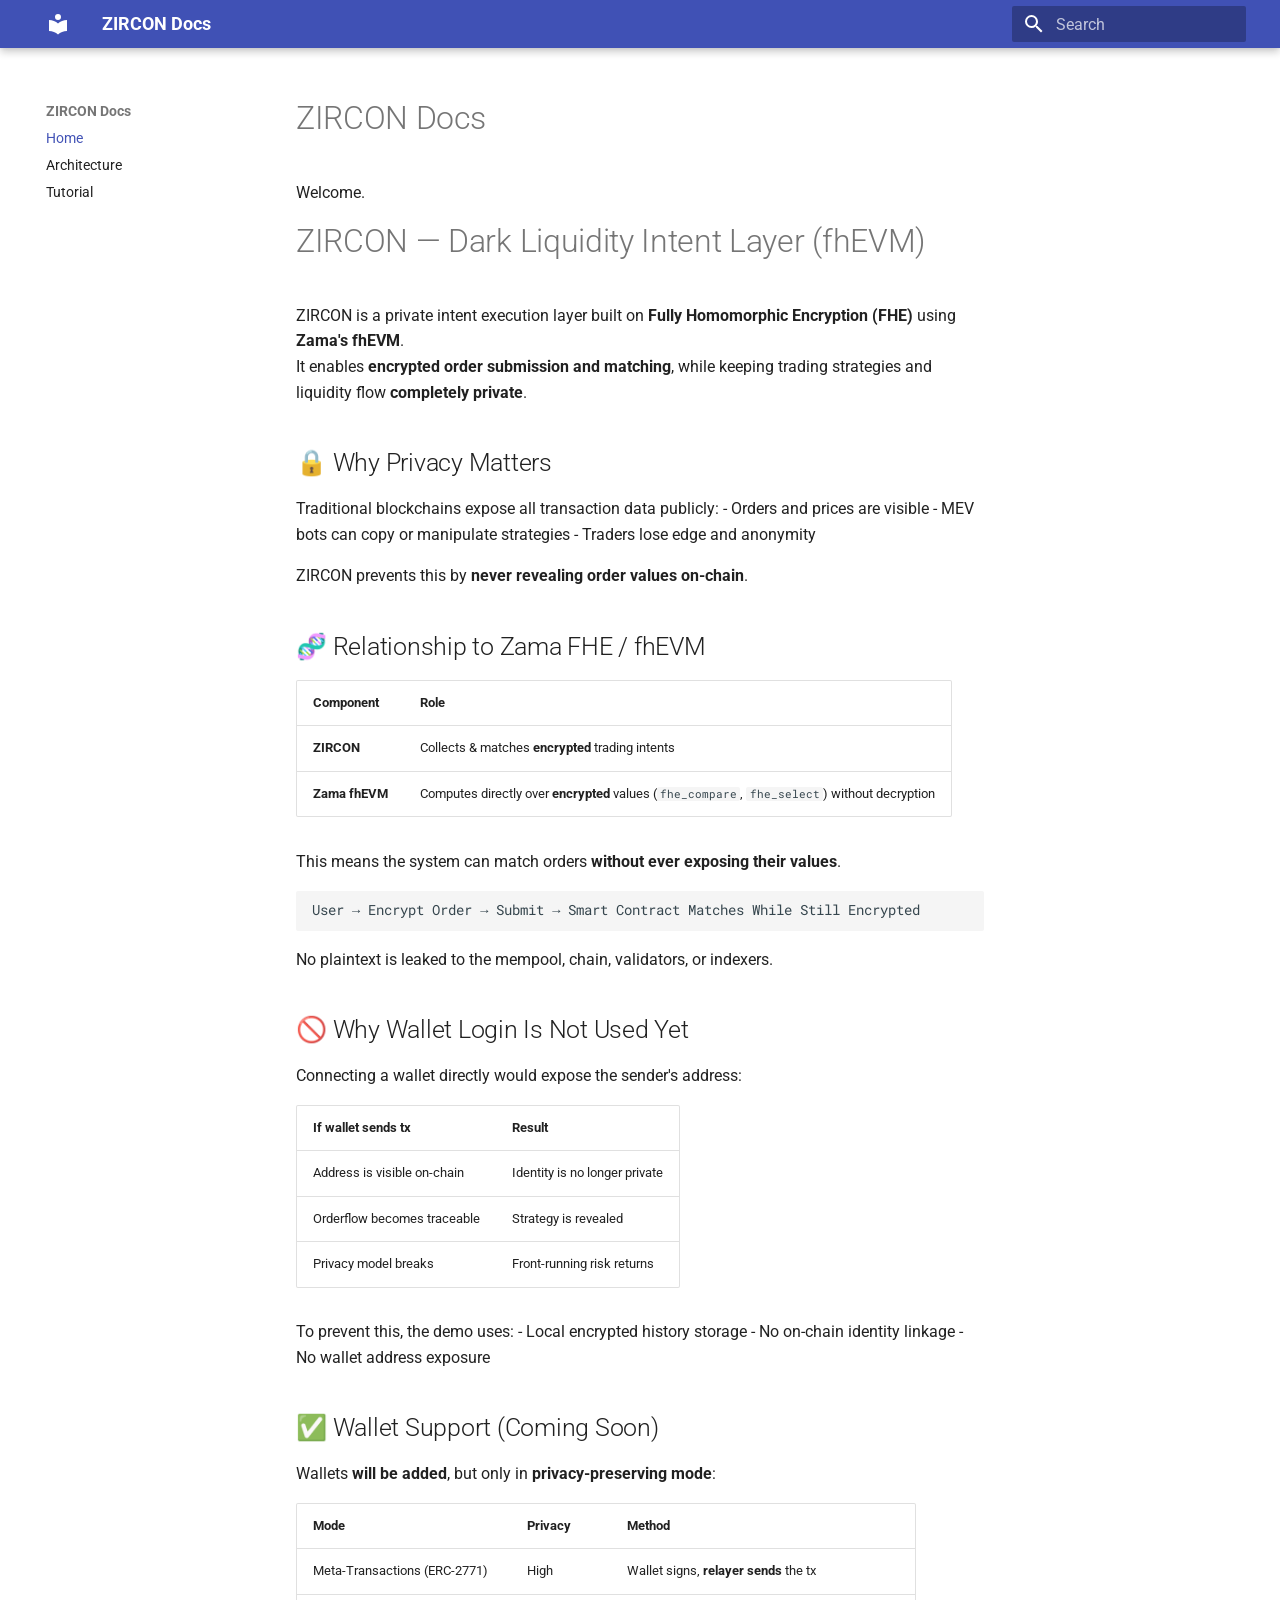
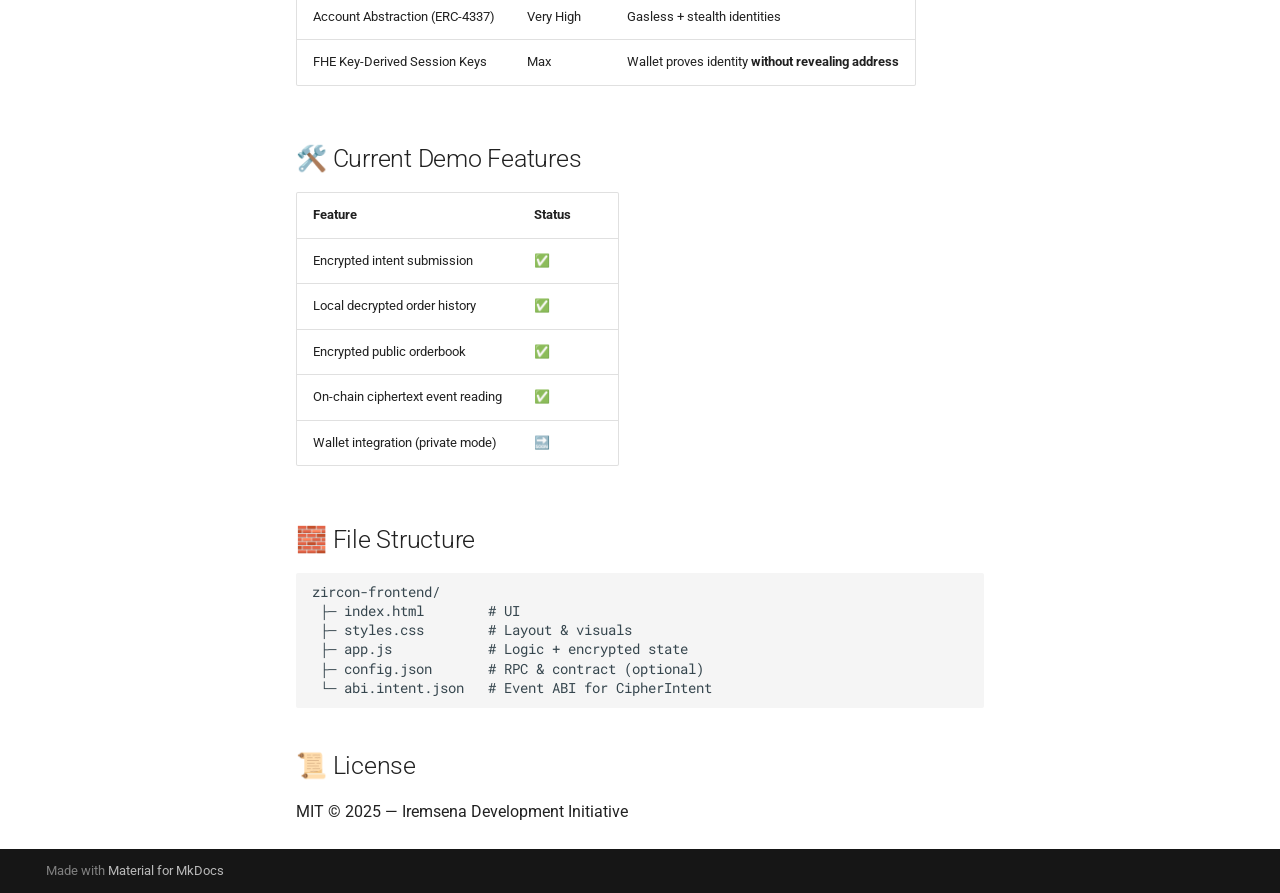
<file: index.html>
<!doctype html>
<html lang="en" class="no-js">
  <head>
    
      <meta charset="utf-8">
      <meta name="viewport" content="width=device-width,initial-scale=1">
      
      
      
      
      
        <link rel="next" href="architecture/">
      
      
      <link rel="icon" href="assets/images/favicon.png">
      <meta name="generator" content="mkdocs-1.6.1, mkdocs-material-9.6.23">
    
    
      
        <title>ZIRCON Docs</title>
      
    
    
      <link rel="stylesheet" href="assets/stylesheets/main.84d31ad4.min.css">
      
      


    
    
      
    
    
      
        
        
        <link rel="preconnect" href="https://fonts.gstatic.com" crossorigin>
        <link rel="stylesheet" href="https://fonts.googleapis.com/css?family=Roboto:300,300i,400,400i,700,700i%7CRoboto+Mono:400,400i,700,700i&display=fallback">
        <style>:root{--md-text-font:"Roboto";--md-code-font:"Roboto Mono"}</style>
      
    
    
    <script>__md_scope=new URL(".",location),__md_hash=e=>[...e].reduce(((e,_)=>(e<<5)-e+_.charCodeAt(0)),0),__md_get=(e,_=localStorage,t=__md_scope)=>JSON.parse(_.getItem(t.pathname+"."+e)),__md_set=(e,_,t=localStorage,a=__md_scope)=>{try{t.setItem(a.pathname+"."+e,JSON.stringify(_))}catch(e){}}</script>
    
      

    
    
    
  </head>
  
  
    <body dir="ltr">
  
    
    <input class="md-toggle" data-md-toggle="drawer" type="checkbox" id="__drawer" autocomplete="off">
    <input class="md-toggle" data-md-toggle="search" type="checkbox" id="__search" autocomplete="off">
    <label class="md-overlay" for="__drawer"></label>
    <div data-md-component="skip">
      
        
        <a href="#zircon-docs" class="md-skip">
          Skip to content
        </a>
      
    </div>
    <div data-md-component="announce">
      
    </div>
    
    
      

  

<header class="md-header md-header--shadow" data-md-component="header">
  <nav class="md-header__inner md-grid" aria-label="Header">
    <a href="." title="ZIRCON Docs" class="md-header__button md-logo" aria-label="ZIRCON Docs" data-md-component="logo">
      
  
  <svg xmlns="http://www.w3.org/2000/svg" viewBox="0 0 24 24"><path d="M12 8a3 3 0 0 0 3-3 3 3 0 0 0-3-3 3 3 0 0 0-3 3 3 3 0 0 0 3 3m0 3.54C9.64 9.35 6.5 8 3 8v11c3.5 0 6.64 1.35 9 3.54 2.36-2.19 5.5-3.54 9-3.54V8c-3.5 0-6.64 1.35-9 3.54"/></svg>

    </a>
    <label class="md-header__button md-icon" for="__drawer">
      
      <svg xmlns="http://www.w3.org/2000/svg" viewBox="0 0 24 24"><path d="M3 6h18v2H3zm0 5h18v2H3zm0 5h18v2H3z"/></svg>
    </label>
    <div class="md-header__title" data-md-component="header-title">
      <div class="md-header__ellipsis">
        <div class="md-header__topic">
          <span class="md-ellipsis">
            ZIRCON Docs
          </span>
        </div>
        <div class="md-header__topic" data-md-component="header-topic">
          <span class="md-ellipsis">
            
              Home
            
          </span>
        </div>
      </div>
    </div>
    
    
      <script>var palette=__md_get("__palette");if(palette&&palette.color){if("(prefers-color-scheme)"===palette.color.media){var media=matchMedia("(prefers-color-scheme: light)"),input=document.querySelector(media.matches?"[data-md-color-media='(prefers-color-scheme: light)']":"[data-md-color-media='(prefers-color-scheme: dark)']");palette.color.media=input.getAttribute("data-md-color-media"),palette.color.scheme=input.getAttribute("data-md-color-scheme"),palette.color.primary=input.getAttribute("data-md-color-primary"),palette.color.accent=input.getAttribute("data-md-color-accent")}for(var[key,value]of Object.entries(palette.color))document.body.setAttribute("data-md-color-"+key,value)}</script>
    
    
    
      
      
        <label class="md-header__button md-icon" for="__search">
          
          <svg xmlns="http://www.w3.org/2000/svg" viewBox="0 0 24 24"><path d="M9.5 3A6.5 6.5 0 0 1 16 9.5c0 1.61-.59 3.09-1.56 4.23l.27.27h.79l5 5-1.5 1.5-5-5v-.79l-.27-.27A6.52 6.52 0 0 1 9.5 16 6.5 6.5 0 0 1 3 9.5 6.5 6.5 0 0 1 9.5 3m0 2C7 5 5 7 5 9.5S7 14 9.5 14 14 12 14 9.5 12 5 9.5 5"/></svg>
        </label>
        <div class="md-search" data-md-component="search" role="dialog">
  <label class="md-search__overlay" for="__search"></label>
  <div class="md-search__inner" role="search">
    <form class="md-search__form" name="search">
      <input type="text" class="md-search__input" name="query" aria-label="Search" placeholder="Search" autocapitalize="off" autocorrect="off" autocomplete="off" spellcheck="false" data-md-component="search-query" required>
      <label class="md-search__icon md-icon" for="__search">
        
        <svg xmlns="http://www.w3.org/2000/svg" viewBox="0 0 24 24"><path d="M9.5 3A6.5 6.5 0 0 1 16 9.5c0 1.61-.59 3.09-1.56 4.23l.27.27h.79l5 5-1.5 1.5-5-5v-.79l-.27-.27A6.52 6.52 0 0 1 9.5 16 6.5 6.5 0 0 1 3 9.5 6.5 6.5 0 0 1 9.5 3m0 2C7 5 5 7 5 9.5S7 14 9.5 14 14 12 14 9.5 12 5 9.5 5"/></svg>
        
        <svg xmlns="http://www.w3.org/2000/svg" viewBox="0 0 24 24"><path d="M20 11v2H8l5.5 5.5-1.42 1.42L4.16 12l7.92-7.92L13.5 5.5 8 11z"/></svg>
      </label>
      <nav class="md-search__options" aria-label="Search">
        
        <button type="reset" class="md-search__icon md-icon" title="Clear" aria-label="Clear" tabindex="-1">
          
          <svg xmlns="http://www.w3.org/2000/svg" viewBox="0 0 24 24"><path d="M19 6.41 17.59 5 12 10.59 6.41 5 5 6.41 10.59 12 5 17.59 6.41 19 12 13.41 17.59 19 19 17.59 13.41 12z"/></svg>
        </button>
      </nav>
      
    </form>
    <div class="md-search__output">
      <div class="md-search__scrollwrap" tabindex="0" data-md-scrollfix>
        <div class="md-search-result" data-md-component="search-result">
          <div class="md-search-result__meta">
            Initializing search
          </div>
          <ol class="md-search-result__list" role="presentation"></ol>
        </div>
      </div>
    </div>
  </div>
</div>
      
    
    
  </nav>
  
</header>
    
    <div class="md-container" data-md-component="container">
      
      
        
          
        
      
      <main class="md-main" data-md-component="main">
        <div class="md-main__inner md-grid">
          
            
              
              <div class="md-sidebar md-sidebar--primary" data-md-component="sidebar" data-md-type="navigation" >
                <div class="md-sidebar__scrollwrap">
                  <div class="md-sidebar__inner">
                    



<nav class="md-nav md-nav--primary" aria-label="Navigation" data-md-level="0">
  <label class="md-nav__title" for="__drawer">
    <a href="." title="ZIRCON Docs" class="md-nav__button md-logo" aria-label="ZIRCON Docs" data-md-component="logo">
      
  
  <svg xmlns="http://www.w3.org/2000/svg" viewBox="0 0 24 24"><path d="M12 8a3 3 0 0 0 3-3 3 3 0 0 0-3-3 3 3 0 0 0-3 3 3 3 0 0 0 3 3m0 3.54C9.64 9.35 6.5 8 3 8v11c3.5 0 6.64 1.35 9 3.54 2.36-2.19 5.5-3.54 9-3.54V8c-3.5 0-6.64 1.35-9 3.54"/></svg>

    </a>
    ZIRCON Docs
  </label>
  
  <ul class="md-nav__list" data-md-scrollfix>
    
      
      
  
  
    
  
  
  
    <li class="md-nav__item md-nav__item--active">
      
      <input class="md-nav__toggle md-toggle" type="checkbox" id="__toc">
      
      
        
      
      
      <a href="." class="md-nav__link md-nav__link--active">
        
  
  
  <span class="md-ellipsis">
    Home
    
  </span>
  

      </a>
      
    </li>
  

    
      
      
  
  
  
  
    <li class="md-nav__item">
      <a href="architecture/" class="md-nav__link">
        
  
  
  <span class="md-ellipsis">
    Architecture
    
  </span>
  

      </a>
    </li>
  

    
      
      
  
  
  
  
    <li class="md-nav__item">
      <a href="tutorial/" class="md-nav__link">
        
  
  
  <span class="md-ellipsis">
    Tutorial
    
  </span>
  

      </a>
    </li>
  

    
  </ul>
</nav>
                  </div>
                </div>
              </div>
            
            
              
              <div class="md-sidebar md-sidebar--secondary" data-md-component="sidebar" data-md-type="toc" >
                <div class="md-sidebar__scrollwrap">
                  <div class="md-sidebar__inner">
                    

<nav class="md-nav md-nav--secondary" aria-label="Table of contents">
  
  
  
    
  
  
</nav>
                  </div>
                </div>
              </div>
            
          
          
            <div class="md-content" data-md-component="content">
              <article class="md-content__inner md-typeset">
                
                  



<h1 id="zircon-docs">ZIRCON Docs</h1>
<p>Welcome.</p>
<h1 id="zircon-dark-liquidity-intent-layer-fhevm">ZIRCON — Dark Liquidity Intent Layer (fhEVM)</h1>
<p>ZIRCON is a private intent execution layer built on <strong>Fully Homomorphic Encryption (FHE)</strong> using <strong>Zama's fhEVM</strong>.<br />
It enables <strong>encrypted order submission and matching</strong>, while keeping trading strategies and liquidity flow <strong>completely private</strong>.</p>
<h2 id="why-privacy-matters">🔒 Why Privacy Matters</h2>
<p>Traditional blockchains expose all transaction data publicly:
- Orders and prices are visible
- MEV bots can copy or manipulate strategies
- Traders lose edge and anonymity</p>
<p>ZIRCON prevents this by <strong>never revealing order values on-chain</strong>.</p>
<h2 id="relationship-to-zama-fhe-fhevm">🧬 Relationship to Zama FHE / fhEVM</h2>
<table>
<thead>
<tr>
<th>Component</th>
<th>Role</th>
</tr>
</thead>
<tbody>
<tr>
<td><strong>ZIRCON</strong></td>
<td>Collects &amp; matches <strong>encrypted</strong> trading intents</td>
</tr>
<tr>
<td><strong>Zama fhEVM</strong></td>
<td>Computes directly over <strong>encrypted</strong> values (<code>fhe_compare</code>, <code>fhe_select</code>) without decryption</td>
</tr>
</tbody>
</table>
<p>This means the system can match orders <strong>without ever exposing their values</strong>.</p>
<pre><code>User → Encrypt Order → Submit → Smart Contract Matches While Still Encrypted
</code></pre>
<p>No plaintext is leaked to the mempool, chain, validators, or indexers.</p>
<h2 id="why-wallet-login-is-not-used-yet">🚫 Why Wallet Login Is Not Used Yet</h2>
<p>Connecting a wallet directly would expose the sender's address:</p>
<table>
<thead>
<tr>
<th>If wallet sends tx</th>
<th>Result</th>
</tr>
</thead>
<tbody>
<tr>
<td>Address is visible on-chain</td>
<td>Identity is no longer private</td>
</tr>
<tr>
<td>Orderflow becomes traceable</td>
<td>Strategy is revealed</td>
</tr>
<tr>
<td>Privacy model breaks</td>
<td>Front-running risk returns</td>
</tr>
</tbody>
</table>
<p>To prevent this, the demo uses:
- Local encrypted history storage
- No on-chain identity linkage
- No wallet address exposure</p>
<h2 id="wallet-support-coming-soon">✅ Wallet Support (Coming Soon)</h2>
<p>Wallets <strong>will be added</strong>, but only in <strong>privacy-preserving mode</strong>:</p>
<table>
<thead>
<tr>
<th>Mode</th>
<th>Privacy</th>
<th>Method</th>
</tr>
</thead>
<tbody>
<tr>
<td>Meta-Transactions (ERC‑2771)</td>
<td>High</td>
<td>Wallet signs, <strong>relayer sends</strong> the tx</td>
</tr>
<tr>
<td>Account Abstraction (ERC‑4337)</td>
<td>Very High</td>
<td>Gasless + stealth identities</td>
</tr>
<tr>
<td>FHE Key-Derived Session Keys</td>
<td>Max</td>
<td>Wallet proves identity <strong>without revealing address</strong></td>
</tr>
</tbody>
</table>
<h2 id="current-demo-features">🛠️ Current Demo Features</h2>
<table>
<thead>
<tr>
<th>Feature</th>
<th>Status</th>
</tr>
</thead>
<tbody>
<tr>
<td>Encrypted intent submission</td>
<td>✅</td>
</tr>
<tr>
<td>Local decrypted order history</td>
<td>✅</td>
</tr>
<tr>
<td>Encrypted public orderbook</td>
<td>✅</td>
</tr>
<tr>
<td>On-chain ciphertext event reading</td>
<td>✅</td>
</tr>
<tr>
<td>Wallet integration (private mode)</td>
<td>🔜</td>
</tr>
</tbody>
</table>
<h2 id="file-structure">🧱 File Structure</h2>
<pre><code>zircon-frontend/
 ├─ index.html        # UI
 ├─ styles.css        # Layout &amp; visuals
 ├─ app.js            # Logic + encrypted state
 ├─ config.json       # RPC &amp; contract (optional)
 └─ abi.intent.json   # Event ABI for CipherIntent
</code></pre>
<h2 id="license">📜 License</h2>
<p>MIT © 2025 — Iremsena Development Initiative</p>












                
              </article>
            </div>
          
          
<script>var target=document.getElementById(location.hash.slice(1));target&&target.name&&(target.checked=target.name.startsWith("__tabbed_"))</script>
        </div>
        
      </main>
      
        <footer class="md-footer">
  
  <div class="md-footer-meta md-typeset">
    <div class="md-footer-meta__inner md-grid">
      <div class="md-copyright">
  
  
    Made with
    <a href="https://squidfunk.github.io/mkdocs-material/" target="_blank" rel="noopener">
      Material for MkDocs
    </a>
  
</div>
      
    </div>
  </div>
</footer>
      
    </div>
    <div class="md-dialog" data-md-component="dialog">
      <div class="md-dialog__inner md-typeset"></div>
    </div>
    
    
    
      
      <script id="__config" type="application/json">{"base": ".", "features": [], "search": "assets/javascripts/workers/search.973d3a69.min.js", "tags": null, "translations": {"clipboard.copied": "Copied to clipboard", "clipboard.copy": "Copy to clipboard", "search.result.more.one": "1 more on this page", "search.result.more.other": "# more on this page", "search.result.none": "No matching documents", "search.result.one": "1 matching document", "search.result.other": "# matching documents", "search.result.placeholder": "Type to start searching", "search.result.term.missing": "Missing", "select.version": "Select version"}, "version": null}</script>
    
    
      <script src="assets/javascripts/bundle.f55a23d4.min.js"></script>
      
    
  </body>
</html>
</file>
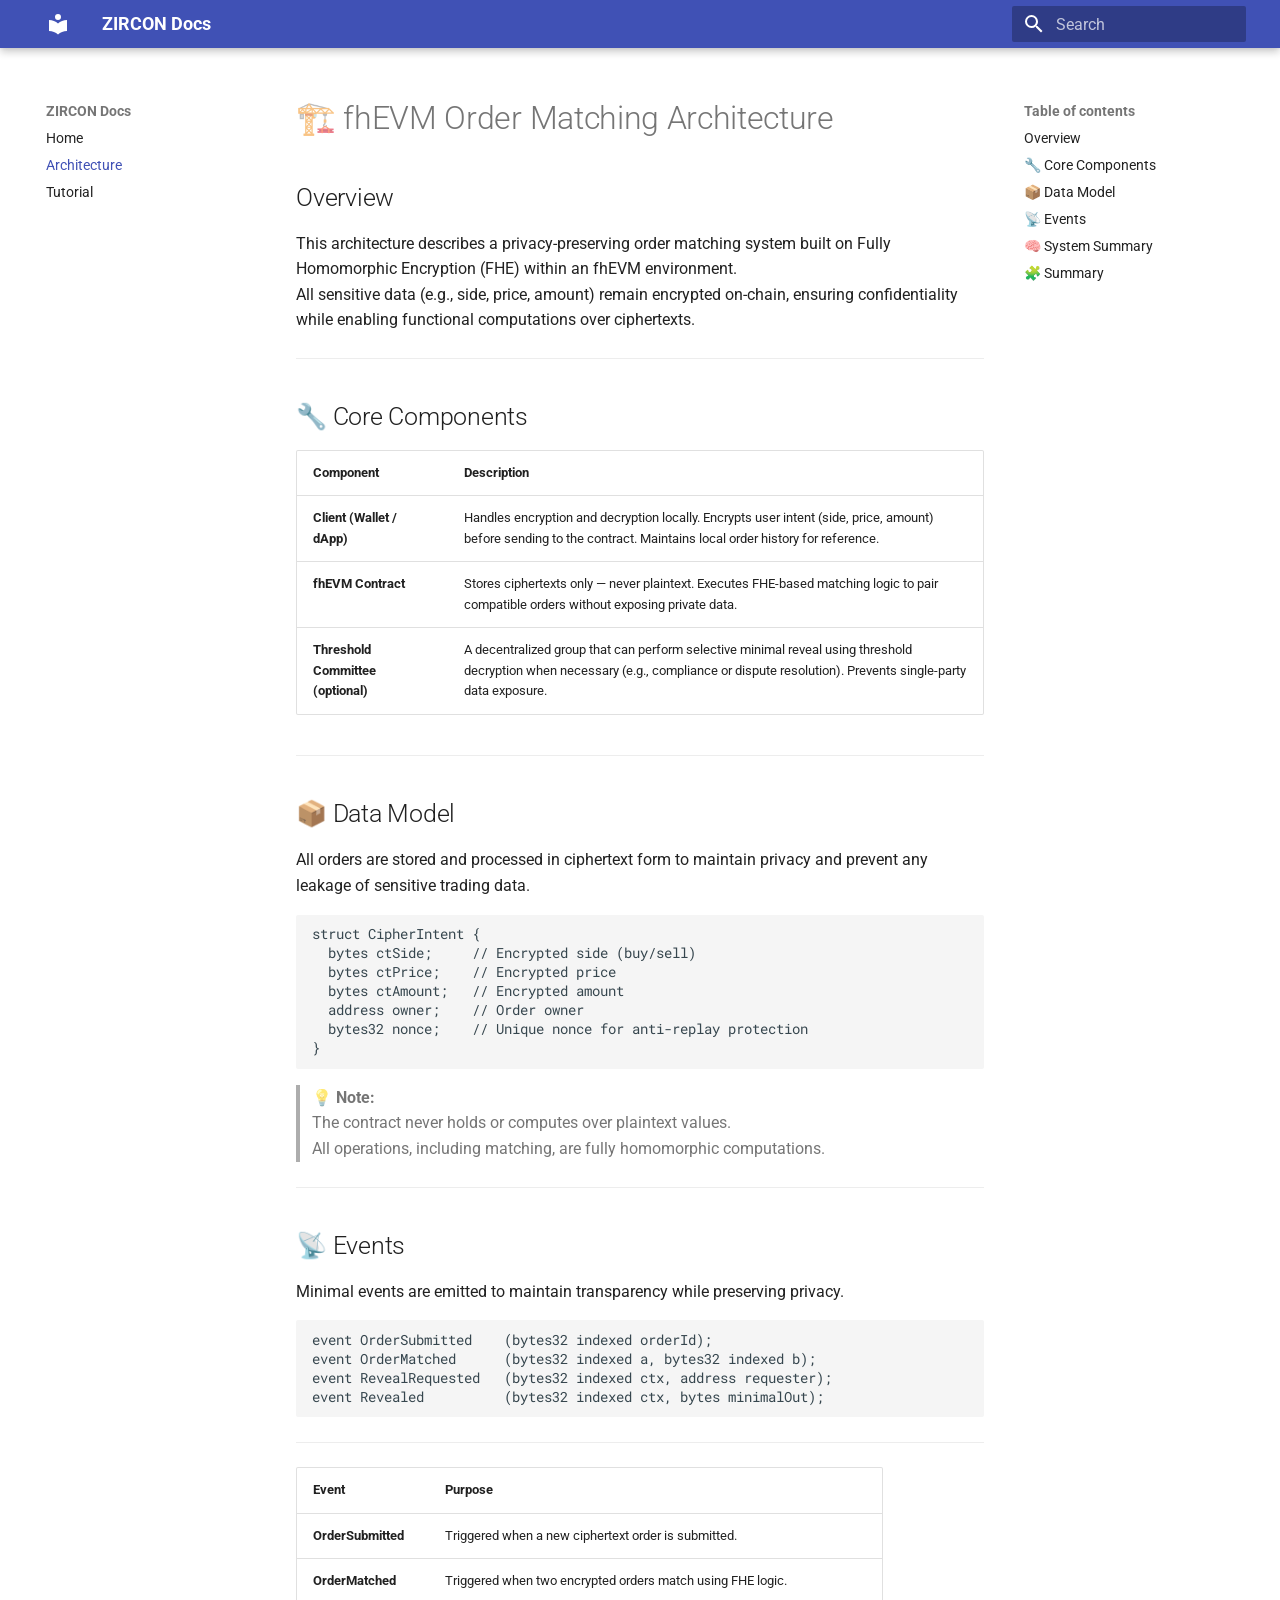
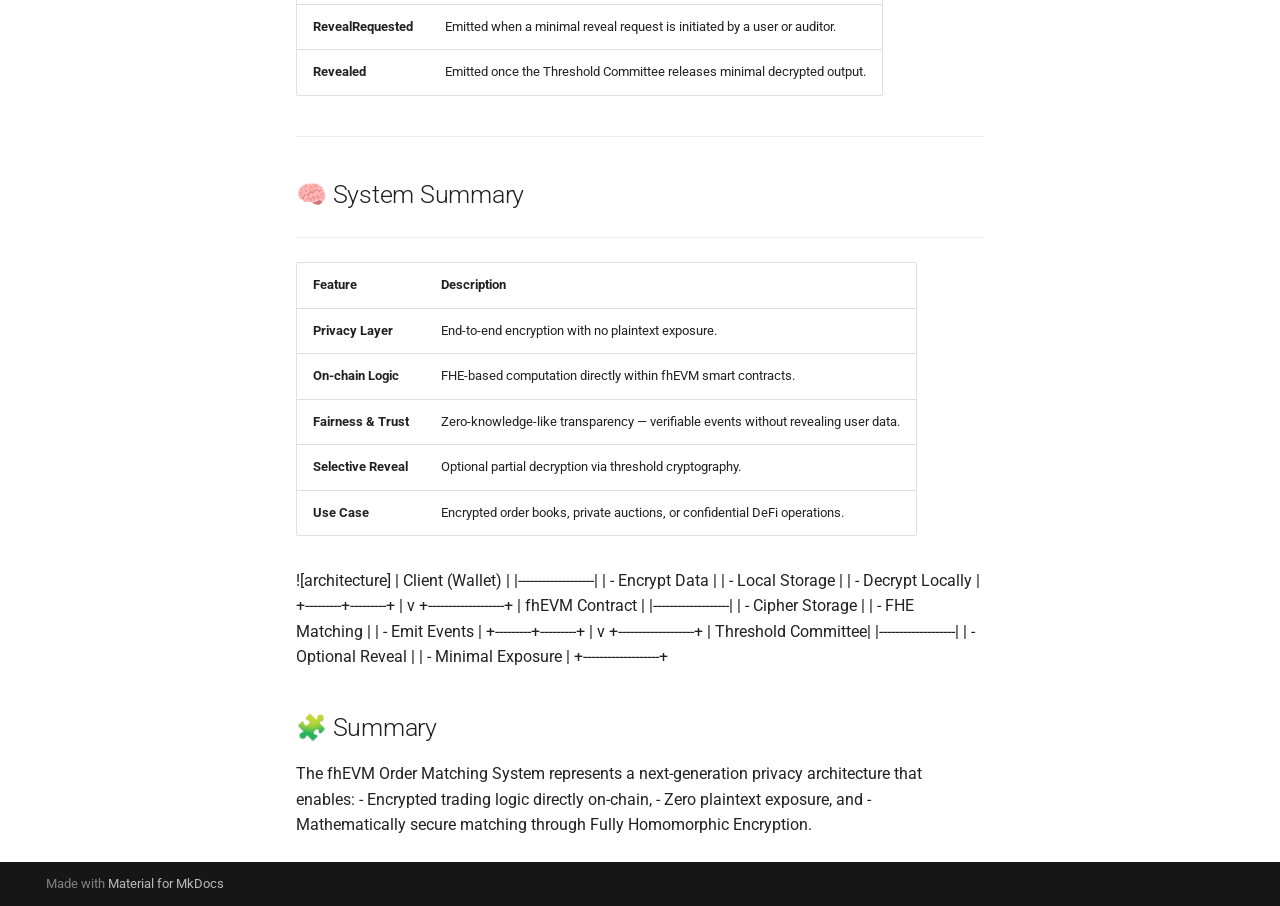
<file: architecture/index.html>
<!doctype html>
<html lang="en" class="no-js">
  <head>
    
      <meta charset="utf-8">
      <meta name="viewport" content="width=device-width,initial-scale=1">
      
      
      
      
        <link rel="prev" href="..">
      
      
        <link rel="next" href="../tutorial/">
      
      
      <link rel="icon" href="../assets/images/favicon.png">
      <meta name="generator" content="mkdocs-1.6.1, mkdocs-material-9.6.23">
    
    
      
        <title>Architecture - ZIRCON Docs</title>
      
    
    
      <link rel="stylesheet" href="../assets/stylesheets/main.84d31ad4.min.css">
      
      


    
    
      
    
    
      
        
        
        <link rel="preconnect" href="https://fonts.gstatic.com" crossorigin>
        <link rel="stylesheet" href="https://fonts.googleapis.com/css?family=Roboto:300,300i,400,400i,700,700i%7CRoboto+Mono:400,400i,700,700i&display=fallback">
        <style>:root{--md-text-font:"Roboto";--md-code-font:"Roboto Mono"}</style>
      
    
    
    <script>__md_scope=new URL("..",location),__md_hash=e=>[...e].reduce(((e,_)=>(e<<5)-e+_.charCodeAt(0)),0),__md_get=(e,_=localStorage,t=__md_scope)=>JSON.parse(_.getItem(t.pathname+"."+e)),__md_set=(e,_,t=localStorage,a=__md_scope)=>{try{t.setItem(a.pathname+"."+e,JSON.stringify(_))}catch(e){}}</script>
    
      

    
    
    
  </head>
  
  
    <body dir="ltr">
  
    
    <input class="md-toggle" data-md-toggle="drawer" type="checkbox" id="__drawer" autocomplete="off">
    <input class="md-toggle" data-md-toggle="search" type="checkbox" id="__search" autocomplete="off">
    <label class="md-overlay" for="__drawer"></label>
    <div data-md-component="skip">
      
        
        <a href="#fhevm-order-matching-architecture" class="md-skip">
          Skip to content
        </a>
      
    </div>
    <div data-md-component="announce">
      
    </div>
    
    
      

  

<header class="md-header md-header--shadow" data-md-component="header">
  <nav class="md-header__inner md-grid" aria-label="Header">
    <a href=".." title="ZIRCON Docs" class="md-header__button md-logo" aria-label="ZIRCON Docs" data-md-component="logo">
      
  
  <svg xmlns="http://www.w3.org/2000/svg" viewBox="0 0 24 24"><path d="M12 8a3 3 0 0 0 3-3 3 3 0 0 0-3-3 3 3 0 0 0-3 3 3 3 0 0 0 3 3m0 3.54C9.64 9.35 6.5 8 3 8v11c3.5 0 6.64 1.35 9 3.54 2.36-2.19 5.5-3.54 9-3.54V8c-3.5 0-6.64 1.35-9 3.54"/></svg>

    </a>
    <label class="md-header__button md-icon" for="__drawer">
      
      <svg xmlns="http://www.w3.org/2000/svg" viewBox="0 0 24 24"><path d="M3 6h18v2H3zm0 5h18v2H3zm0 5h18v2H3z"/></svg>
    </label>
    <div class="md-header__title" data-md-component="header-title">
      <div class="md-header__ellipsis">
        <div class="md-header__topic">
          <span class="md-ellipsis">
            ZIRCON Docs
          </span>
        </div>
        <div class="md-header__topic" data-md-component="header-topic">
          <span class="md-ellipsis">
            
              Architecture
            
          </span>
        </div>
      </div>
    </div>
    
    
      <script>var palette=__md_get("__palette");if(palette&&palette.color){if("(prefers-color-scheme)"===palette.color.media){var media=matchMedia("(prefers-color-scheme: light)"),input=document.querySelector(media.matches?"[data-md-color-media='(prefers-color-scheme: light)']":"[data-md-color-media='(prefers-color-scheme: dark)']");palette.color.media=input.getAttribute("data-md-color-media"),palette.color.scheme=input.getAttribute("data-md-color-scheme"),palette.color.primary=input.getAttribute("data-md-color-primary"),palette.color.accent=input.getAttribute("data-md-color-accent")}for(var[key,value]of Object.entries(palette.color))document.body.setAttribute("data-md-color-"+key,value)}</script>
    
    
    
      
      
        <label class="md-header__button md-icon" for="__search">
          
          <svg xmlns="http://www.w3.org/2000/svg" viewBox="0 0 24 24"><path d="M9.5 3A6.5 6.5 0 0 1 16 9.5c0 1.61-.59 3.09-1.56 4.23l.27.27h.79l5 5-1.5 1.5-5-5v-.79l-.27-.27A6.52 6.52 0 0 1 9.5 16 6.5 6.5 0 0 1 3 9.5 6.5 6.5 0 0 1 9.5 3m0 2C7 5 5 7 5 9.5S7 14 9.5 14 14 12 14 9.5 12 5 9.5 5"/></svg>
        </label>
        <div class="md-search" data-md-component="search" role="dialog">
  <label class="md-search__overlay" for="__search"></label>
  <div class="md-search__inner" role="search">
    <form class="md-search__form" name="search">
      <input type="text" class="md-search__input" name="query" aria-label="Search" placeholder="Search" autocapitalize="off" autocorrect="off" autocomplete="off" spellcheck="false" data-md-component="search-query" required>
      <label class="md-search__icon md-icon" for="__search">
        
        <svg xmlns="http://www.w3.org/2000/svg" viewBox="0 0 24 24"><path d="M9.5 3A6.5 6.5 0 0 1 16 9.5c0 1.61-.59 3.09-1.56 4.23l.27.27h.79l5 5-1.5 1.5-5-5v-.79l-.27-.27A6.52 6.52 0 0 1 9.5 16 6.5 6.5 0 0 1 3 9.5 6.5 6.5 0 0 1 9.5 3m0 2C7 5 5 7 5 9.5S7 14 9.5 14 14 12 14 9.5 12 5 9.5 5"/></svg>
        
        <svg xmlns="http://www.w3.org/2000/svg" viewBox="0 0 24 24"><path d="M20 11v2H8l5.5 5.5-1.42 1.42L4.16 12l7.92-7.92L13.5 5.5 8 11z"/></svg>
      </label>
      <nav class="md-search__options" aria-label="Search">
        
        <button type="reset" class="md-search__icon md-icon" title="Clear" aria-label="Clear" tabindex="-1">
          
          <svg xmlns="http://www.w3.org/2000/svg" viewBox="0 0 24 24"><path d="M19 6.41 17.59 5 12 10.59 6.41 5 5 6.41 10.59 12 5 17.59 6.41 19 12 13.41 17.59 19 19 17.59 13.41 12z"/></svg>
        </button>
      </nav>
      
    </form>
    <div class="md-search__output">
      <div class="md-search__scrollwrap" tabindex="0" data-md-scrollfix>
        <div class="md-search-result" data-md-component="search-result">
          <div class="md-search-result__meta">
            Initializing search
          </div>
          <ol class="md-search-result__list" role="presentation"></ol>
        </div>
      </div>
    </div>
  </div>
</div>
      
    
    
  </nav>
  
</header>
    
    <div class="md-container" data-md-component="container">
      
      
        
          
        
      
      <main class="md-main" data-md-component="main">
        <div class="md-main__inner md-grid">
          
            
              
              <div class="md-sidebar md-sidebar--primary" data-md-component="sidebar" data-md-type="navigation" >
                <div class="md-sidebar__scrollwrap">
                  <div class="md-sidebar__inner">
                    



<nav class="md-nav md-nav--primary" aria-label="Navigation" data-md-level="0">
  <label class="md-nav__title" for="__drawer">
    <a href=".." title="ZIRCON Docs" class="md-nav__button md-logo" aria-label="ZIRCON Docs" data-md-component="logo">
      
  
  <svg xmlns="http://www.w3.org/2000/svg" viewBox="0 0 24 24"><path d="M12 8a3 3 0 0 0 3-3 3 3 0 0 0-3-3 3 3 0 0 0-3 3 3 3 0 0 0 3 3m0 3.54C9.64 9.35 6.5 8 3 8v11c3.5 0 6.64 1.35 9 3.54 2.36-2.19 5.5-3.54 9-3.54V8c-3.5 0-6.64 1.35-9 3.54"/></svg>

    </a>
    ZIRCON Docs
  </label>
  
  <ul class="md-nav__list" data-md-scrollfix>
    
      
      
  
  
  
  
    <li class="md-nav__item">
      <a href=".." class="md-nav__link">
        
  
  
  <span class="md-ellipsis">
    Home
    
  </span>
  

      </a>
    </li>
  

    
      
      
  
  
    
  
  
  
    <li class="md-nav__item md-nav__item--active">
      
      <input class="md-nav__toggle md-toggle" type="checkbox" id="__toc">
      
      
        
      
      
        <label class="md-nav__link md-nav__link--active" for="__toc">
          
  
  
  <span class="md-ellipsis">
    Architecture
    
  </span>
  

          <span class="md-nav__icon md-icon"></span>
        </label>
      
      <a href="./" class="md-nav__link md-nav__link--active">
        
  
  
  <span class="md-ellipsis">
    Architecture
    
  </span>
  

      </a>
      
        

<nav class="md-nav md-nav--secondary" aria-label="Table of contents">
  
  
  
    
  
  
    <label class="md-nav__title" for="__toc">
      <span class="md-nav__icon md-icon"></span>
      Table of contents
    </label>
    <ul class="md-nav__list" data-md-component="toc" data-md-scrollfix>
      
        <li class="md-nav__item">
  <a href="#overview" class="md-nav__link">
    <span class="md-ellipsis">
      Overview
    </span>
  </a>
  
</li>
      
        <li class="md-nav__item">
  <a href="#core-components" class="md-nav__link">
    <span class="md-ellipsis">
      🔧 Core Components
    </span>
  </a>
  
</li>
      
        <li class="md-nav__item">
  <a href="#data-model" class="md-nav__link">
    <span class="md-ellipsis">
      📦 Data Model
    </span>
  </a>
  
</li>
      
        <li class="md-nav__item">
  <a href="#events" class="md-nav__link">
    <span class="md-ellipsis">
      📡 Events
    </span>
  </a>
  
</li>
      
        <li class="md-nav__item">
  <a href="#system-summary" class="md-nav__link">
    <span class="md-ellipsis">
      🧠 System Summary
    </span>
  </a>
  
</li>
      
        <li class="md-nav__item">
  <a href="#summary" class="md-nav__link">
    <span class="md-ellipsis">
      🧩 Summary
    </span>
  </a>
  
</li>
      
    </ul>
  
</nav>
      
    </li>
  

    
      
      
  
  
  
  
    <li class="md-nav__item">
      <a href="../tutorial/" class="md-nav__link">
        
  
  
  <span class="md-ellipsis">
    Tutorial
    
  </span>
  

      </a>
    </li>
  

    
  </ul>
</nav>
                  </div>
                </div>
              </div>
            
            
              
              <div class="md-sidebar md-sidebar--secondary" data-md-component="sidebar" data-md-type="toc" >
                <div class="md-sidebar__scrollwrap">
                  <div class="md-sidebar__inner">
                    

<nav class="md-nav md-nav--secondary" aria-label="Table of contents">
  
  
  
    
  
  
    <label class="md-nav__title" for="__toc">
      <span class="md-nav__icon md-icon"></span>
      Table of contents
    </label>
    <ul class="md-nav__list" data-md-component="toc" data-md-scrollfix>
      
        <li class="md-nav__item">
  <a href="#overview" class="md-nav__link">
    <span class="md-ellipsis">
      Overview
    </span>
  </a>
  
</li>
      
        <li class="md-nav__item">
  <a href="#core-components" class="md-nav__link">
    <span class="md-ellipsis">
      🔧 Core Components
    </span>
  </a>
  
</li>
      
        <li class="md-nav__item">
  <a href="#data-model" class="md-nav__link">
    <span class="md-ellipsis">
      📦 Data Model
    </span>
  </a>
  
</li>
      
        <li class="md-nav__item">
  <a href="#events" class="md-nav__link">
    <span class="md-ellipsis">
      📡 Events
    </span>
  </a>
  
</li>
      
        <li class="md-nav__item">
  <a href="#system-summary" class="md-nav__link">
    <span class="md-ellipsis">
      🧠 System Summary
    </span>
  </a>
  
</li>
      
        <li class="md-nav__item">
  <a href="#summary" class="md-nav__link">
    <span class="md-ellipsis">
      🧩 Summary
    </span>
  </a>
  
</li>
      
    </ul>
  
</nav>
                  </div>
                </div>
              </div>
            
          
          
            <div class="md-content" data-md-component="content">
              <article class="md-content__inner md-typeset">
                
                  



<h1 id="fhevm-order-matching-architecture">🏗️ fhEVM Order Matching Architecture</h1>
<h2 id="overview">Overview</h2>
<p>This architecture describes a privacy-preserving order matching system built on Fully Homomorphic Encryption (FHE) within an fhEVM environment.<br />
All sensitive data (e.g., side, price, amount) remain encrypted on-chain, ensuring confidentiality while enabling functional computations over ciphertexts.</p>
<hr />
<h2 id="core-components">🔧 Core Components</h2>
<table>
<thead>
<tr>
<th>Component</th>
<th>Description</th>
</tr>
</thead>
<tbody>
<tr>
<td><strong>Client (Wallet / dApp)</strong></td>
<td>Handles encryption and decryption locally. Encrypts user intent (side, price, amount) before sending to the contract. Maintains local order history for reference.</td>
</tr>
<tr>
<td><strong>fhEVM Contract</strong></td>
<td>Stores ciphertexts only — never plaintext. Executes FHE-based matching logic to pair compatible orders without exposing private data.</td>
</tr>
<tr>
<td><strong>Threshold Committee (optional)</strong></td>
<td>A decentralized group that can perform selective minimal reveal using threshold decryption when necessary (e.g., compliance or dispute resolution). Prevents single-party data exposure.</td>
</tr>
</tbody>
</table>
<hr />
<h2 id="data-model">📦 Data Model</h2>
<p>All orders are stored and processed in ciphertext form to maintain privacy and prevent any leakage of sensitive trading data.</p>
<pre><code class="language-solidity">struct CipherIntent {
  bytes ctSide;     // Encrypted side (buy/sell)
  bytes ctPrice;    // Encrypted price
  bytes ctAmount;   // Encrypted amount
  address owner;    // Order owner
  bytes32 nonce;    // Unique nonce for anti-replay protection
}
</code></pre>
<blockquote>
<p>💡 <strong>Note:</strong><br />
The contract never holds or computes over plaintext values.<br />
All operations, including matching, are fully homomorphic computations.</p>
</blockquote>
<hr />
<h2 id="events">📡 Events</h2>
<p>Minimal events are emitted to maintain transparency while preserving privacy.</p>
<pre><code class="language-solidity">event OrderSubmitted    (bytes32 indexed orderId);
event OrderMatched      (bytes32 indexed a, bytes32 indexed b);
event RevealRequested   (bytes32 indexed ctx, address requester);
event Revealed          (bytes32 indexed ctx, bytes minimalOut);
</code></pre>
<hr />
<table>
<thead>
<tr>
<th>Event</th>
<th>Purpose</th>
</tr>
</thead>
<tbody>
<tr>
<td><strong>OrderSubmitted</strong></td>
<td>Triggered when a new ciphertext order is submitted.</td>
</tr>
<tr>
<td><strong>OrderMatched</strong></td>
<td>Triggered when two encrypted orders match using FHE logic.</td>
</tr>
<tr>
<td><strong>RevealRequested</strong></td>
<td>Emitted when a minimal reveal request is initiated by a user or auditor.</td>
</tr>
<tr>
<td><strong>Revealed</strong></td>
<td>Emitted once the Threshold Committee releases minimal decrypted output.</td>
</tr>
</tbody>
</table>
<hr />
<h2 id="system-summary">🧠 System Summary</h2>
<hr />
<table>
<thead>
<tr>
<th>Feature</th>
<th>Description</th>
</tr>
</thead>
<tbody>
<tr>
<td><strong>Privacy Layer</strong></td>
<td>End-to-end encryption with no plaintext exposure.</td>
</tr>
<tr>
<td><strong>On-chain Logic</strong></td>
<td>FHE-based computation directly within fhEVM smart contracts.</td>
</tr>
<tr>
<td><strong>Fairness &amp; Trust</strong></td>
<td>Zero-knowledge-like transparency — verifiable events without revealing user data.</td>
</tr>
<tr>
<td><strong>Selective Reveal</strong></td>
<td>Optional partial decryption via threshold cryptography.</td>
</tr>
<tr>
<td><strong>Use Case</strong></td>
<td>Encrypted order books, private auctions, or confidential DeFi operations.</td>
</tr>
</tbody>
</table>
<p>![architecture]
|  Client (Wallet)  |
|-------------------|
| - Encrypt Data    |
| - Local Storage   |
| - Decrypt Locally |
+---------+---------+
          |
          v
+-------------------+
|  fhEVM Contract   |
|-------------------|
| - Cipher Storage  |
| - FHE Matching    |
| - Emit Events     |
+---------+---------+
          |
          v
+-------------------+
| Threshold Committee|
|-------------------|
| - Optional Reveal  |
| - Minimal Exposure |
+-------------------+</p>
<h2 id="summary">🧩 Summary</h2>
<p>The fhEVM Order Matching System represents a next-generation privacy architecture that enables:
- Encrypted trading logic directly on-chain,
- Zero plaintext exposure, and
- Mathematically secure matching through Fully Homomorphic Encryption.</p>












                
              </article>
            </div>
          
          
<script>var target=document.getElementById(location.hash.slice(1));target&&target.name&&(target.checked=target.name.startsWith("__tabbed_"))</script>
        </div>
        
      </main>
      
        <footer class="md-footer">
  
  <div class="md-footer-meta md-typeset">
    <div class="md-footer-meta__inner md-grid">
      <div class="md-copyright">
  
  
    Made with
    <a href="https://squidfunk.github.io/mkdocs-material/" target="_blank" rel="noopener">
      Material for MkDocs
    </a>
  
</div>
      
    </div>
  </div>
</footer>
      
    </div>
    <div class="md-dialog" data-md-component="dialog">
      <div class="md-dialog__inner md-typeset"></div>
    </div>
    
    
    
      
      <script id="__config" type="application/json">{"base": "..", "features": [], "search": "../assets/javascripts/workers/search.973d3a69.min.js", "tags": null, "translations": {"clipboard.copied": "Copied to clipboard", "clipboard.copy": "Copy to clipboard", "search.result.more.one": "1 more on this page", "search.result.more.other": "# more on this page", "search.result.none": "No matching documents", "search.result.one": "1 matching document", "search.result.other": "# matching documents", "search.result.placeholder": "Type to start searching", "search.result.term.missing": "Missing", "select.version": "Select version"}, "version": null}</script>
    
    
      <script src="../assets/javascripts/bundle.f55a23d4.min.js"></script>
      
    
  </body>
</html>
</file>
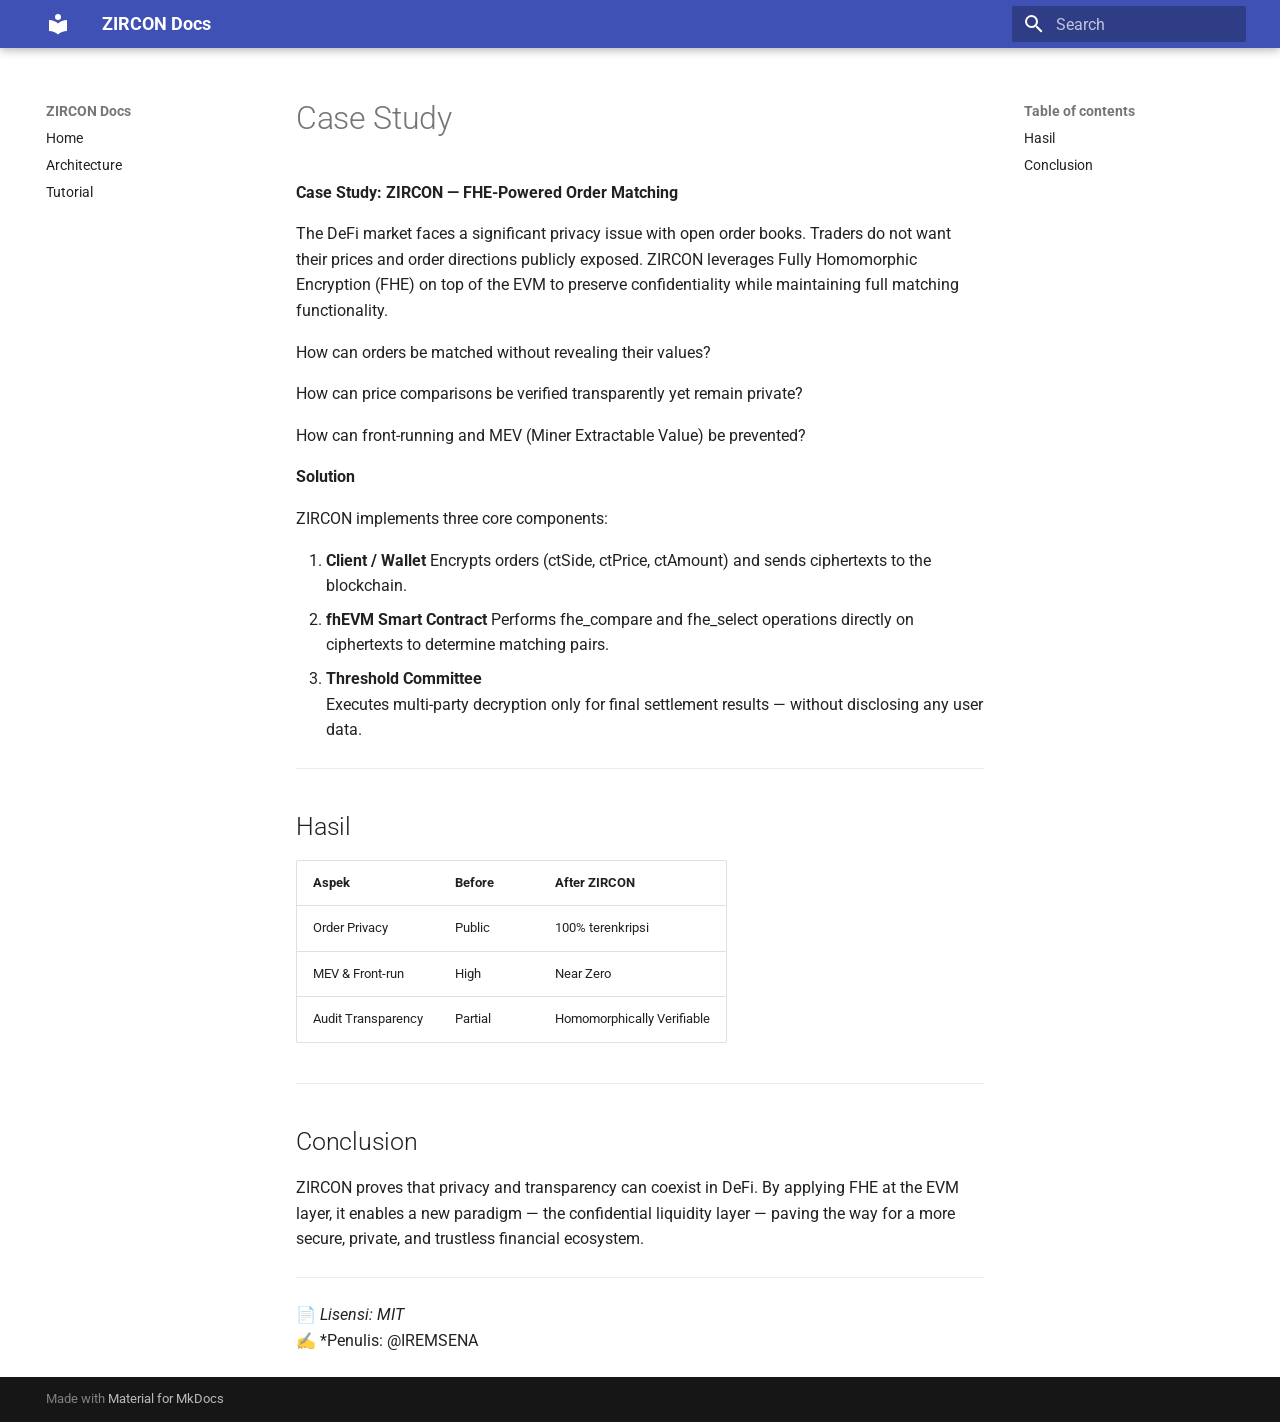
<file: Case-Study/index.html>
<!doctype html>
<html lang="en" class="no-js">
  <head>
    
      <meta charset="utf-8">
      <meta name="viewport" content="width=device-width,initial-scale=1">
      
      
      
      
      
      
      <link rel="icon" href="../assets/images/favicon.png">
      <meta name="generator" content="mkdocs-1.6.1, mkdocs-material-9.6.23">
    
    
      
        <title>Case Study - ZIRCON Docs</title>
      
    
    
      <link rel="stylesheet" href="../assets/stylesheets/main.84d31ad4.min.css">
      
      


    
    
      
    
    
      
        
        
        <link rel="preconnect" href="https://fonts.gstatic.com" crossorigin>
        <link rel="stylesheet" href="https://fonts.googleapis.com/css?family=Roboto:300,300i,400,400i,700,700i%7CRoboto+Mono:400,400i,700,700i&display=fallback">
        <style>:root{--md-text-font:"Roboto";--md-code-font:"Roboto Mono"}</style>
      
    
    
    <script>__md_scope=new URL("..",location),__md_hash=e=>[...e].reduce(((e,_)=>(e<<5)-e+_.charCodeAt(0)),0),__md_get=(e,_=localStorage,t=__md_scope)=>JSON.parse(_.getItem(t.pathname+"."+e)),__md_set=(e,_,t=localStorage,a=__md_scope)=>{try{t.setItem(a.pathname+"."+e,JSON.stringify(_))}catch(e){}}</script>
    
      

    
    
    
  </head>
  
  
    <body dir="ltr">
  
    
    <input class="md-toggle" data-md-toggle="drawer" type="checkbox" id="__drawer" autocomplete="off">
    <input class="md-toggle" data-md-toggle="search" type="checkbox" id="__search" autocomplete="off">
    <label class="md-overlay" for="__drawer"></label>
    <div data-md-component="skip">
      
        
        <a href="#hasil" class="md-skip">
          Skip to content
        </a>
      
    </div>
    <div data-md-component="announce">
      
    </div>
    
    
      

  

<header class="md-header md-header--shadow" data-md-component="header">
  <nav class="md-header__inner md-grid" aria-label="Header">
    <a href=".." title="ZIRCON Docs" class="md-header__button md-logo" aria-label="ZIRCON Docs" data-md-component="logo">
      
  
  <svg xmlns="http://www.w3.org/2000/svg" viewBox="0 0 24 24"><path d="M12 8a3 3 0 0 0 3-3 3 3 0 0 0-3-3 3 3 0 0 0-3 3 3 3 0 0 0 3 3m0 3.54C9.64 9.35 6.5 8 3 8v11c3.5 0 6.64 1.35 9 3.54 2.36-2.19 5.5-3.54 9-3.54V8c-3.5 0-6.64 1.35-9 3.54"/></svg>

    </a>
    <label class="md-header__button md-icon" for="__drawer">
      
      <svg xmlns="http://www.w3.org/2000/svg" viewBox="0 0 24 24"><path d="M3 6h18v2H3zm0 5h18v2H3zm0 5h18v2H3z"/></svg>
    </label>
    <div class="md-header__title" data-md-component="header-title">
      <div class="md-header__ellipsis">
        <div class="md-header__topic">
          <span class="md-ellipsis">
            ZIRCON Docs
          </span>
        </div>
        <div class="md-header__topic" data-md-component="header-topic">
          <span class="md-ellipsis">
            
              Case Study
            
          </span>
        </div>
      </div>
    </div>
    
    
      <script>var palette=__md_get("__palette");if(palette&&palette.color){if("(prefers-color-scheme)"===palette.color.media){var media=matchMedia("(prefers-color-scheme: light)"),input=document.querySelector(media.matches?"[data-md-color-media='(prefers-color-scheme: light)']":"[data-md-color-media='(prefers-color-scheme: dark)']");palette.color.media=input.getAttribute("data-md-color-media"),palette.color.scheme=input.getAttribute("data-md-color-scheme"),palette.color.primary=input.getAttribute("data-md-color-primary"),palette.color.accent=input.getAttribute("data-md-color-accent")}for(var[key,value]of Object.entries(palette.color))document.body.setAttribute("data-md-color-"+key,value)}</script>
    
    
    
      
      
        <label class="md-header__button md-icon" for="__search">
          
          <svg xmlns="http://www.w3.org/2000/svg" viewBox="0 0 24 24"><path d="M9.5 3A6.5 6.5 0 0 1 16 9.5c0 1.61-.59 3.09-1.56 4.23l.27.27h.79l5 5-1.5 1.5-5-5v-.79l-.27-.27A6.52 6.52 0 0 1 9.5 16 6.5 6.5 0 0 1 3 9.5 6.5 6.5 0 0 1 9.5 3m0 2C7 5 5 7 5 9.5S7 14 9.5 14 14 12 14 9.5 12 5 9.5 5"/></svg>
        </label>
        <div class="md-search" data-md-component="search" role="dialog">
  <label class="md-search__overlay" for="__search"></label>
  <div class="md-search__inner" role="search">
    <form class="md-search__form" name="search">
      <input type="text" class="md-search__input" name="query" aria-label="Search" placeholder="Search" autocapitalize="off" autocorrect="off" autocomplete="off" spellcheck="false" data-md-component="search-query" required>
      <label class="md-search__icon md-icon" for="__search">
        
        <svg xmlns="http://www.w3.org/2000/svg" viewBox="0 0 24 24"><path d="M9.5 3A6.5 6.5 0 0 1 16 9.5c0 1.61-.59 3.09-1.56 4.23l.27.27h.79l5 5-1.5 1.5-5-5v-.79l-.27-.27A6.52 6.52 0 0 1 9.5 16 6.5 6.5 0 0 1 3 9.5 6.5 6.5 0 0 1 9.5 3m0 2C7 5 5 7 5 9.5S7 14 9.5 14 14 12 14 9.5 12 5 9.5 5"/></svg>
        
        <svg xmlns="http://www.w3.org/2000/svg" viewBox="0 0 24 24"><path d="M20 11v2H8l5.5 5.5-1.42 1.42L4.16 12l7.92-7.92L13.5 5.5 8 11z"/></svg>
      </label>
      <nav class="md-search__options" aria-label="Search">
        
        <button type="reset" class="md-search__icon md-icon" title="Clear" aria-label="Clear" tabindex="-1">
          
          <svg xmlns="http://www.w3.org/2000/svg" viewBox="0 0 24 24"><path d="M19 6.41 17.59 5 12 10.59 6.41 5 5 6.41 10.59 12 5 17.59 6.41 19 12 13.41 17.59 19 19 17.59 13.41 12z"/></svg>
        </button>
      </nav>
      
    </form>
    <div class="md-search__output">
      <div class="md-search__scrollwrap" tabindex="0" data-md-scrollfix>
        <div class="md-search-result" data-md-component="search-result">
          <div class="md-search-result__meta">
            Initializing search
          </div>
          <ol class="md-search-result__list" role="presentation"></ol>
        </div>
      </div>
    </div>
  </div>
</div>
      
    
    
  </nav>
  
</header>
    
    <div class="md-container" data-md-component="container">
      
      
        
          
        
      
      <main class="md-main" data-md-component="main">
        <div class="md-main__inner md-grid">
          
            
              
              <div class="md-sidebar md-sidebar--primary" data-md-component="sidebar" data-md-type="navigation" >
                <div class="md-sidebar__scrollwrap">
                  <div class="md-sidebar__inner">
                    



<nav class="md-nav md-nav--primary" aria-label="Navigation" data-md-level="0">
  <label class="md-nav__title" for="__drawer">
    <a href=".." title="ZIRCON Docs" class="md-nav__button md-logo" aria-label="ZIRCON Docs" data-md-component="logo">
      
  
  <svg xmlns="http://www.w3.org/2000/svg" viewBox="0 0 24 24"><path d="M12 8a3 3 0 0 0 3-3 3 3 0 0 0-3-3 3 3 0 0 0-3 3 3 3 0 0 0 3 3m0 3.54C9.64 9.35 6.5 8 3 8v11c3.5 0 6.64 1.35 9 3.54 2.36-2.19 5.5-3.54 9-3.54V8c-3.5 0-6.64 1.35-9 3.54"/></svg>

    </a>
    ZIRCON Docs
  </label>
  
  <ul class="md-nav__list" data-md-scrollfix>
    
      
      
  
  
  
  
    <li class="md-nav__item">
      <a href=".." class="md-nav__link">
        
  
  
  <span class="md-ellipsis">
    Home
    
  </span>
  

      </a>
    </li>
  

    
      
      
  
  
  
  
    <li class="md-nav__item">
      <a href="../architecture/" class="md-nav__link">
        
  
  
  <span class="md-ellipsis">
    Architecture
    
  </span>
  

      </a>
    </li>
  

    
      
      
  
  
  
  
    <li class="md-nav__item">
      <a href="../tutorial/" class="md-nav__link">
        
  
  
  <span class="md-ellipsis">
    Tutorial
    
  </span>
  

      </a>
    </li>
  

    
  </ul>
</nav>
                  </div>
                </div>
              </div>
            
            
              
              <div class="md-sidebar md-sidebar--secondary" data-md-component="sidebar" data-md-type="toc" >
                <div class="md-sidebar__scrollwrap">
                  <div class="md-sidebar__inner">
                    

<nav class="md-nav md-nav--secondary" aria-label="Table of contents">
  
  
  
  
    <label class="md-nav__title" for="__toc">
      <span class="md-nav__icon md-icon"></span>
      Table of contents
    </label>
    <ul class="md-nav__list" data-md-component="toc" data-md-scrollfix>
      
        <li class="md-nav__item">
  <a href="#hasil" class="md-nav__link">
    <span class="md-ellipsis">
      Hasil
    </span>
  </a>
  
</li>
      
        <li class="md-nav__item">
  <a href="#conclusion" class="md-nav__link">
    <span class="md-ellipsis">
      Conclusion
    </span>
  </a>
  
</li>
      
    </ul>
  
</nav>
                  </div>
                </div>
              </div>
            
          
          
            <div class="md-content" data-md-component="content">
              <article class="md-content__inner md-typeset">
                
                  



  <h1>Case Study</h1>

<p><strong>Case Study: ZIRCON — FHE-Powered Order Matching</strong></p>
<p>The DeFi market faces a significant privacy issue with open order books.
Traders do not want their prices and order directions publicly exposed.
ZIRCON leverages Fully Homomorphic Encryption (FHE) on top of the EVM to preserve confidentiality while maintaining full matching functionality.</p>
<p>How can orders be matched without revealing their values?</p>
<p>How can price comparisons be verified transparently yet remain private?</p>
<p>How can front-running and MEV (Miner Extractable Value) be prevented?</p>
<p><strong>Solution</strong></p>
<p>ZIRCON implements three core components:</p>
<ol>
<li><strong>Client / Wallet</strong>
    Encrypts orders (ctSide, ctPrice, ctAmount) and sends ciphertexts to the blockchain.</li>
<li><strong>fhEVM Smart Contract</strong>
    Performs fhe_compare and fhe_select operations directly on ciphertexts to determine matching pairs.</li>
<li><strong>Threshold Committee</strong><br />
   Executes multi-party decryption only for final settlement results — without disclosing any user data.</li>
</ol>
<hr />
<h2 id="hasil">Hasil</h2>
<table>
<thead>
<tr>
<th>Aspek</th>
<th>Before</th>
<th>After ZIRCON</th>
</tr>
</thead>
<tbody>
<tr>
<td>Order Privacy</td>
<td>Public</td>
<td>100% terenkripsi</td>
</tr>
<tr>
<td>MEV &amp; Front-run</td>
<td>High</td>
<td>Near Zero</td>
</tr>
<tr>
<td>Audit Transparency</td>
<td>Partial</td>
<td>Homomorphically Verifiable</td>
</tr>
</tbody>
</table>
<hr />
<h2 id="conclusion">Conclusion</h2>
<p>ZIRCON proves that privacy and transparency can coexist in DeFi.
By applying FHE at the EVM layer, it enables a new paradigm — the confidential liquidity layer — paving the way for a more secure, private, and trustless financial ecosystem.</p>
<hr />
<p>📄 <em>Lisensi: MIT</em><br />
✍️ *Penulis: @IREMSENA</p>












                
              </article>
            </div>
          
          
<script>var target=document.getElementById(location.hash.slice(1));target&&target.name&&(target.checked=target.name.startsWith("__tabbed_"))</script>
        </div>
        
      </main>
      
        <footer class="md-footer">
  
  <div class="md-footer-meta md-typeset">
    <div class="md-footer-meta__inner md-grid">
      <div class="md-copyright">
  
  
    Made with
    <a href="https://squidfunk.github.io/mkdocs-material/" target="_blank" rel="noopener">
      Material for MkDocs
    </a>
  
</div>
      
    </div>
  </div>
</footer>
      
    </div>
    <div class="md-dialog" data-md-component="dialog">
      <div class="md-dialog__inner md-typeset"></div>
    </div>
    
    
    
      
      <script id="__config" type="application/json">{"base": "..", "features": [], "search": "../assets/javascripts/workers/search.973d3a69.min.js", "tags": null, "translations": {"clipboard.copied": "Copied to clipboard", "clipboard.copy": "Copy to clipboard", "search.result.more.one": "1 more on this page", "search.result.more.other": "# more on this page", "search.result.none": "No matching documents", "search.result.one": "1 matching document", "search.result.other": "# matching documents", "search.result.placeholder": "Type to start searching", "search.result.term.missing": "Missing", "select.version": "Select version"}, "version": null}</script>
    
    
      <script src="../assets/javascripts/bundle.f55a23d4.min.js"></script>
      
    
  </body>
</html>
</file>
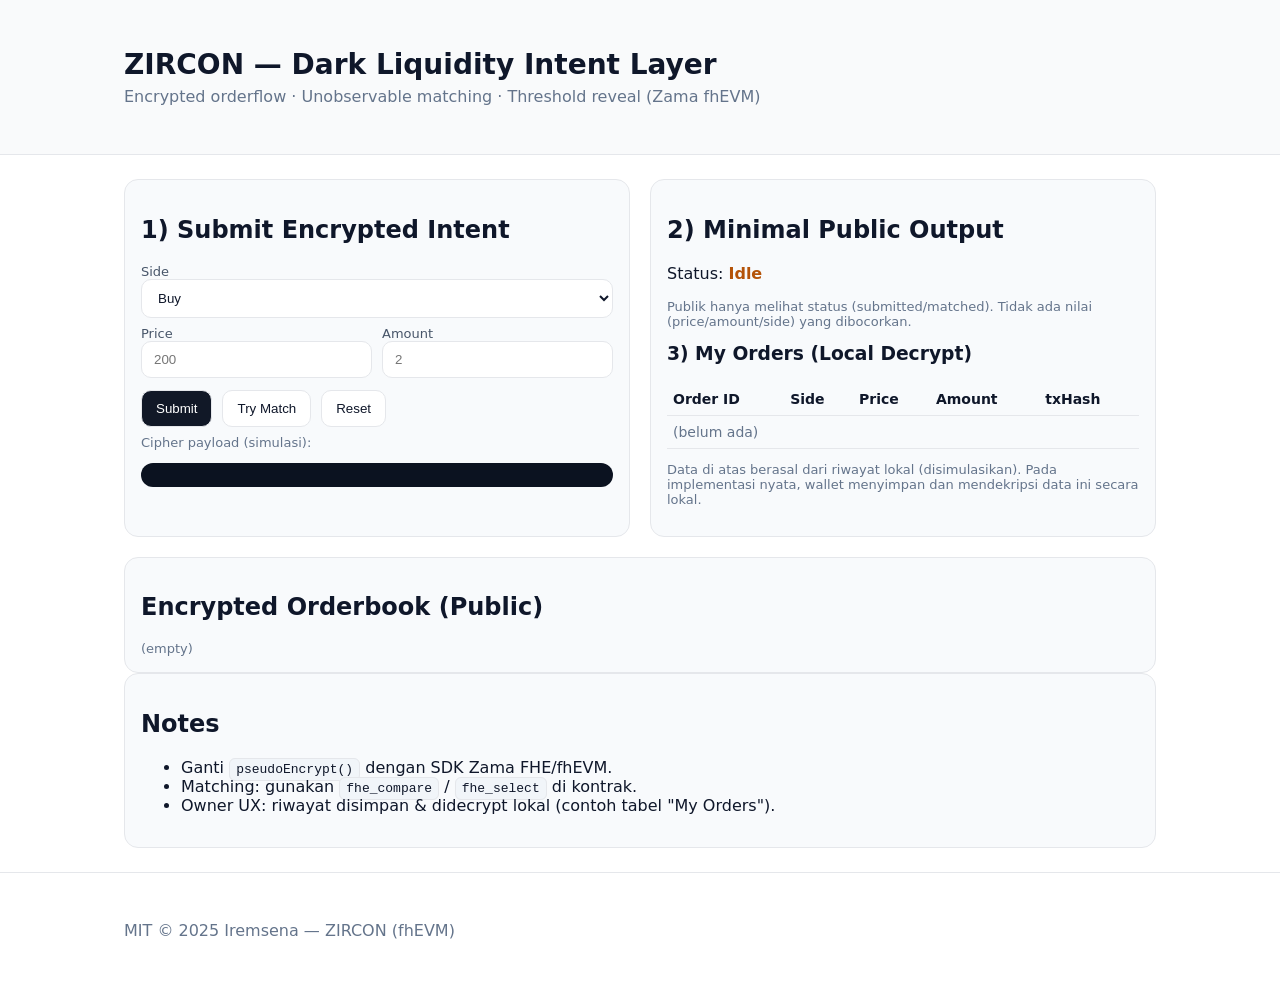
<file: demo/index.html>
<!doctype html>
<html lang="id">
<head>
  <meta charset="utf-8"/>
  <meta name="viewport" content="width=device-width, initial-scale=1"/>
  <title>ZIRCON — Dark Liquidity Intent Layer (Demo)</title>
  <style>
    :root { --bg:#ffffff; --fg:#0f172a; --sub:#475569; --muted:#64748b; --line:#e5e7eb; --card:#f8fafc; }
    * { box-sizing: border-box; }
    body { margin:0; font-family: Inter, ui-sans-serif, system-ui, -apple-system, Segoe UI, Roboto; background:var(--bg); color:var(--fg); }
    header { padding:24px; border-bottom:1px solid var(--line); background:#f9fafb; }
    .wrap { max-width:1080px; margin:0 auto; padding:24px; }
    h1 { margin:0 0 6px; font-size:28px; }
    p.lead { margin:0; color:var(--muted); }
    .grid { display:grid; grid-template-columns: 1fr 1fr; gap:20px; }
    .card { background:var(--card); border:1px solid var(--line); border-radius:14px; padding:16px; }
    label { display:block; font-size:13px; color:var(--sub); margin-top:8px; }
    input, select { width:100%; padding:10px 12px; border:1px solid var(--line); border-radius:10px; background:white; color:var(--fg); }
    .row { display:flex; gap:10px; }
    button { padding:10px 14px; border-radius:10px; border:1px solid var(--line); background:#111827; color:#fff; cursor:pointer; }
    button.secondary { background:#fff; color:var(--fg); }
    code.inline { background:#f1f5f9; border:1px solid var(--line); padding:3px 6px; border-radius:6px; }
    pre { background:#0b1220; color:#e5e7eb; padding:12px; border-radius:12px; overflow:auto; font-size:13px; }
    .muted { color:var(--muted); font-size:13px; }
    .ok { color:#047857; font-weight:600; }
    .warn { color:#b45309; font-weight:600; }
    .table { width:100%; border-collapse: collapse; }
    .table th, .table td { border-bottom:1px solid var(--line); padding:8px 6px; font-size:14px; text-align:left; }
    footer { padding:24px; color:var(--muted); border-top:1px solid var(--line); }
  </style>
</head>
<body>
  <header>
    <div class="wrap">
      <h1>ZIRCON — Dark Liquidity Intent Layer</h1>
      <p class="lead">Encrypted orderflow · Unobservable matching · Threshold reveal (Zama fhEVM)</p>
    </div>
  </header>

  <main class="wrap">
    <div class="grid">
      <section class="card">
        <h2>1) Submit Encrypted Intent</h2>
        <label>Side</label>
        <select id="side">
          <option>Buy</option>
          <option>Sell</option>
        </select>
        <div class="row">
          <div style="flex:1">
            <label>Price</label>
            <input id="price" type="number" placeholder="200"/>
          </div>
          <div style="flex:1">
            <label>Amount</label>
            <input id="amount" type="number" placeholder="2"/>
          </div>
        </div>
        <div class="row" style="margin-top:12px">
          <button onclick="submitIntent()">Submit</button>
          <button class="secondary" onclick="tryMatch()">Try Match</button>
          <button class="secondary" onclick="resetAll()">Reset</button>
        </div>
        <p class="muted" style="margin-top:8px">Cipher payload (simulasi):</p>
        <pre id="ct"></pre>
      </section>

      <section class="card">
        <h2>2) Minimal Public Output</h2>
        <p>Status: <span id="status" class="warn">Idle</span></p>
        <p class="muted">Publik hanya melihat status (submitted/matched). Tidak ada nilai (price/amount/side) yang dibocorkan.</p>
        <h3 style="margin-top:14px">3) My Orders (Local Decrypt)</h3>
        <table class="table" id="orders">
          <thead><tr><th>Order ID</th><th>Side</th><th>Price</th><th>Amount</th><th>txHash</th></tr></thead>
          <tbody></tbody>
        </table>
        <p class="muted">Data di atas berasal dari riwayat lokal (disimulasikan). Pada implementasi nyata, wallet menyimpan dan mendekripsi data ini secara lokal.</p>
      </section>
    </div>

    <section class="card" style="margin-top:20px">
      <h2>Encrypted Orderbook (Public)</h2>
      <div id="book" class="muted">(empty)</div>
    </section>

    <section class="card">
      <h2>Notes</h2>
      <ul>
        <li>Ganti <code class="inline">pseudoEncrypt()</code> dengan SDK Zama FHE/fhEVM.</li>
        <li>Matching: gunakan <code class="inline">fhe_compare</code> / <code class="inline">fhe_select</code> di kontrak.</li>
        <li>Owner UX: riwayat disimpan & didecrypt lokal (contoh tabel "My Orders").</li>
      </ul>
    </section>
  </main>

  <footer>
    <div class="wrap">MIT © 2025 Iremsena — ZIRCON (fhEVM)</div>
  </footer>

  <script>
    // === Simulated encrypt & local storage ===
    const enc = (x)=> btoa(String(x).split('').reverse().join('')+':zircon');
    const dbKey = 'zircon:intents';
    const localKey = 'zircon:localOrders';
    const rndTx = () => '0x' + Math.random().toString(16).slice(2).padEnd(16,'0');

    function readBook(){ try { return JSON.parse(localStorage.getItem(dbKey) || '[]'); } catch { return []; } }
    function writeBook(v){ localStorage.setItem(dbKey, JSON.stringify(v)); drawBook(); }
    function readLocal(){ try { return JSON.parse(localStorage.getItem(localKey) || '[]'); } catch { return []; } }
    function writeLocal(v){ localStorage.setItem(localKey, JSON.stringify(v)); drawOrders(); }

    function submitIntent(){
      const side = document.getElementById('side').value;
      const price = Number(document.getElementById('price').value || 0);
      const amount = Number(document.getElementById('amount').value || 0);
      const nonce = Date.now().toString();
      const orderId = '0x' + btoa('order:'+nonce).replace(/=/g,'').slice(0,12);
      const ct = { ctSide: enc(side), ctPrice: enc(price), ctAmount: enc(amount), ts: Date.now(), orderId };
      document.getElementById('ct').textContent = JSON.stringify(ct, null, 2);
      const book = readBook(); book.push(ct); writeBook(book);
      // Local owner history (simulated decrypted view)
      const txHash = rndTx();
      const local = readLocal(); local.push({ orderId, side, price, amount, txHash }); writeLocal(local);
      document.getElementById('status').textContent = 'Submitted'; document.getElementById('status').className='ok';
      drawOrders();
    }

    function tryMatch(){
      const book = readBook();
      if (book.length < 2){ document.getElementById('status').textContent='Need ≥ 2 intents'; document.getElementById('status').className='warn'; return; }
      document.getElementById('status').textContent='Matched ✅'; document.getElementById('status').className='ok';
    }

    function resetAll(){
      localStorage.removeItem(dbKey);
      localStorage.removeItem(localKey);
      document.getElementById('ct').textContent = '';
      document.getElementById('status').textContent='Idle'; document.getElementById('status').className='warn';
      drawBook(); drawOrders();
    }

    function drawBook(){
      const book = readBook();
      const el = document.getElementById('book');
      if (!book.length){ el.textContent = '(empty)'; return; }
      el.innerHTML = book.map(x=> `<pre>${JSON.stringify(x, null, 2)}</pre>`).join('');
    }

    function drawOrders(){
      const rows = readLocal().map(r=> `<tr><td>${r.orderId}</td><td>${r.side}</td><td>${r.price}</td><td>${r.amount}</td><td>${r.txHash}</td></tr>`).join('');
      document.querySelector('#orders tbody').innerHTML = rows || '<tr><td colspan="5" class="muted">(belum ada)</td></tr>';
    }

    drawBook(); drawOrders();
  </script>
</body>
</html>
</file>
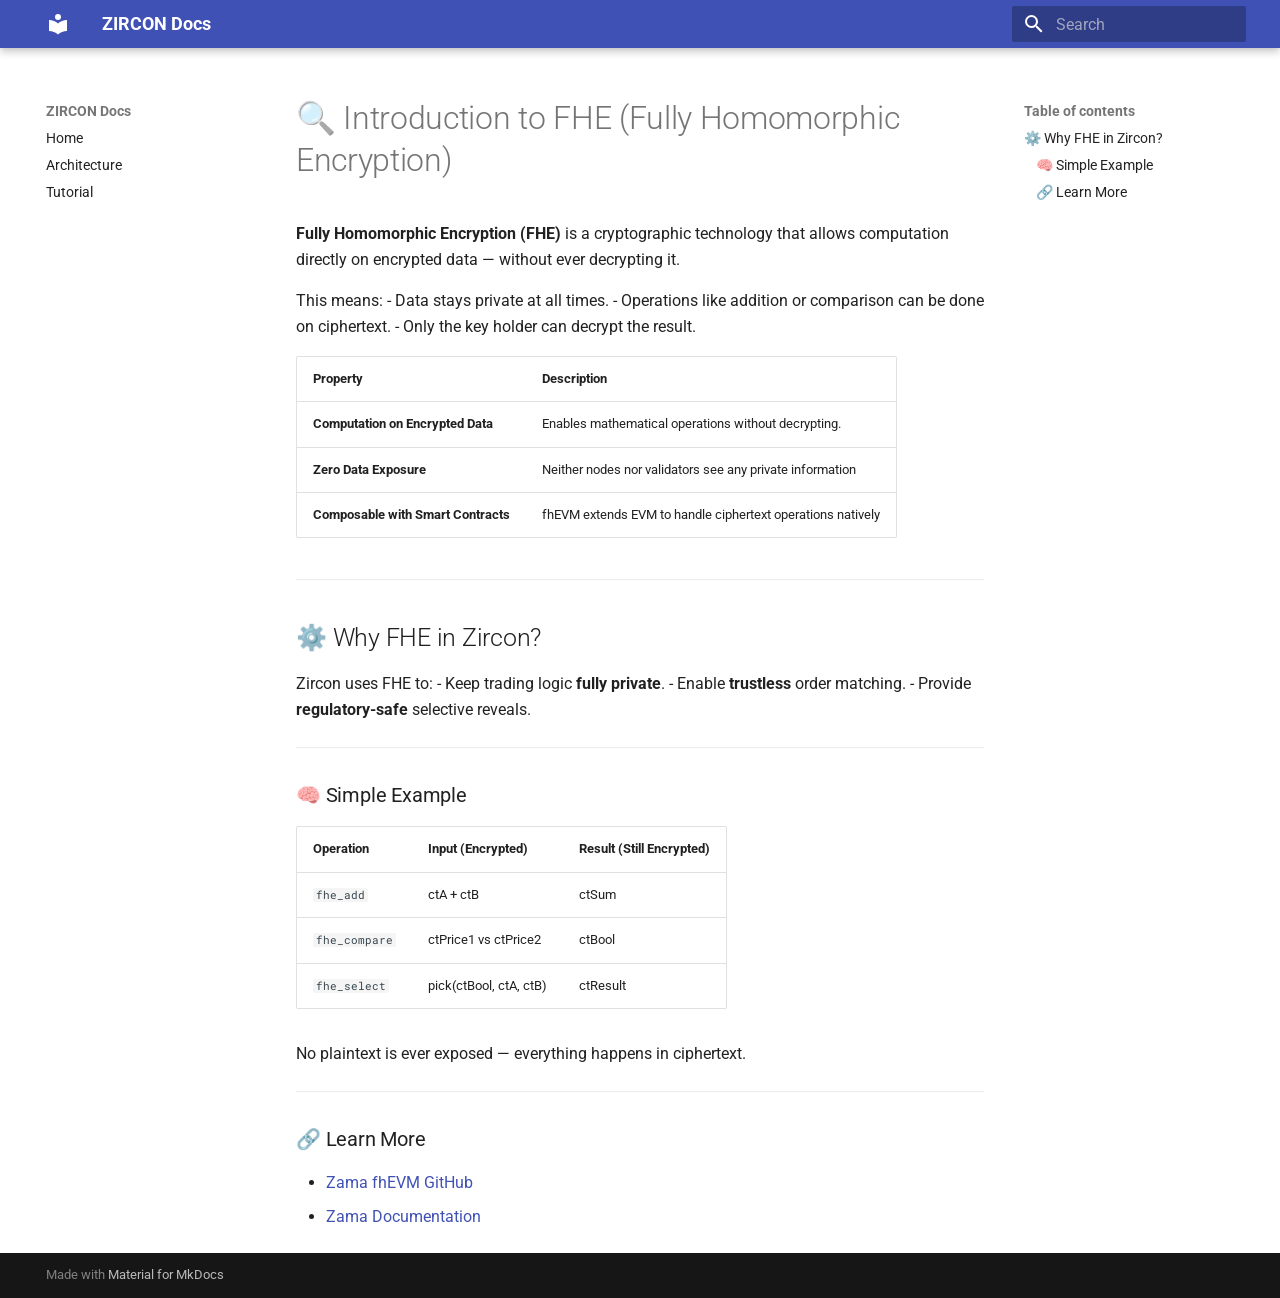
<file: FHE-intro/index.html>
<!doctype html>
<html lang="en" class="no-js">
  <head>
    
      <meta charset="utf-8">
      <meta name="viewport" content="width=device-width,initial-scale=1">
      
      
      
      
      
      
      <link rel="icon" href="../assets/images/favicon.png">
      <meta name="generator" content="mkdocs-1.6.1, mkdocs-material-9.6.23">
    
    
      
        <title>🔍 Introduction to FHE (Fully Homomorphic Encryption) - ZIRCON Docs</title>
      
    
    
      <link rel="stylesheet" href="../assets/stylesheets/main.84d31ad4.min.css">
      
      


    
    
      
    
    
      
        
        
        <link rel="preconnect" href="https://fonts.gstatic.com" crossorigin>
        <link rel="stylesheet" href="https://fonts.googleapis.com/css?family=Roboto:300,300i,400,400i,700,700i%7CRoboto+Mono:400,400i,700,700i&display=fallback">
        <style>:root{--md-text-font:"Roboto";--md-code-font:"Roboto Mono"}</style>
      
    
    
    <script>__md_scope=new URL("..",location),__md_hash=e=>[...e].reduce(((e,_)=>(e<<5)-e+_.charCodeAt(0)),0),__md_get=(e,_=localStorage,t=__md_scope)=>JSON.parse(_.getItem(t.pathname+"."+e)),__md_set=(e,_,t=localStorage,a=__md_scope)=>{try{t.setItem(a.pathname+"."+e,JSON.stringify(_))}catch(e){}}</script>
    
      

    
    
    
  </head>
  
  
    <body dir="ltr">
  
    
    <input class="md-toggle" data-md-toggle="drawer" type="checkbox" id="__drawer" autocomplete="off">
    <input class="md-toggle" data-md-toggle="search" type="checkbox" id="__search" autocomplete="off">
    <label class="md-overlay" for="__drawer"></label>
    <div data-md-component="skip">
      
        
        <a href="#introduction-to-fhe-fully-homomorphic-encryption" class="md-skip">
          Skip to content
        </a>
      
    </div>
    <div data-md-component="announce">
      
    </div>
    
    
      

  

<header class="md-header md-header--shadow" data-md-component="header">
  <nav class="md-header__inner md-grid" aria-label="Header">
    <a href=".." title="ZIRCON Docs" class="md-header__button md-logo" aria-label="ZIRCON Docs" data-md-component="logo">
      
  
  <svg xmlns="http://www.w3.org/2000/svg" viewBox="0 0 24 24"><path d="M12 8a3 3 0 0 0 3-3 3 3 0 0 0-3-3 3 3 0 0 0-3 3 3 3 0 0 0 3 3m0 3.54C9.64 9.35 6.5 8 3 8v11c3.5 0 6.64 1.35 9 3.54 2.36-2.19 5.5-3.54 9-3.54V8c-3.5 0-6.64 1.35-9 3.54"/></svg>

    </a>
    <label class="md-header__button md-icon" for="__drawer">
      
      <svg xmlns="http://www.w3.org/2000/svg" viewBox="0 0 24 24"><path d="M3 6h18v2H3zm0 5h18v2H3zm0 5h18v2H3z"/></svg>
    </label>
    <div class="md-header__title" data-md-component="header-title">
      <div class="md-header__ellipsis">
        <div class="md-header__topic">
          <span class="md-ellipsis">
            ZIRCON Docs
          </span>
        </div>
        <div class="md-header__topic" data-md-component="header-topic">
          <span class="md-ellipsis">
            
              🔍 Introduction to FHE (Fully Homomorphic Encryption)
            
          </span>
        </div>
      </div>
    </div>
    
    
      <script>var palette=__md_get("__palette");if(palette&&palette.color){if("(prefers-color-scheme)"===palette.color.media){var media=matchMedia("(prefers-color-scheme: light)"),input=document.querySelector(media.matches?"[data-md-color-media='(prefers-color-scheme: light)']":"[data-md-color-media='(prefers-color-scheme: dark)']");palette.color.media=input.getAttribute("data-md-color-media"),palette.color.scheme=input.getAttribute("data-md-color-scheme"),palette.color.primary=input.getAttribute("data-md-color-primary"),palette.color.accent=input.getAttribute("data-md-color-accent")}for(var[key,value]of Object.entries(palette.color))document.body.setAttribute("data-md-color-"+key,value)}</script>
    
    
    
      
      
        <label class="md-header__button md-icon" for="__search">
          
          <svg xmlns="http://www.w3.org/2000/svg" viewBox="0 0 24 24"><path d="M9.5 3A6.5 6.5 0 0 1 16 9.5c0 1.61-.59 3.09-1.56 4.23l.27.27h.79l5 5-1.5 1.5-5-5v-.79l-.27-.27A6.52 6.52 0 0 1 9.5 16 6.5 6.5 0 0 1 3 9.5 6.5 6.5 0 0 1 9.5 3m0 2C7 5 5 7 5 9.5S7 14 9.5 14 14 12 14 9.5 12 5 9.5 5"/></svg>
        </label>
        <div class="md-search" data-md-component="search" role="dialog">
  <label class="md-search__overlay" for="__search"></label>
  <div class="md-search__inner" role="search">
    <form class="md-search__form" name="search">
      <input type="text" class="md-search__input" name="query" aria-label="Search" placeholder="Search" autocapitalize="off" autocorrect="off" autocomplete="off" spellcheck="false" data-md-component="search-query" required>
      <label class="md-search__icon md-icon" for="__search">
        
        <svg xmlns="http://www.w3.org/2000/svg" viewBox="0 0 24 24"><path d="M9.5 3A6.5 6.5 0 0 1 16 9.5c0 1.61-.59 3.09-1.56 4.23l.27.27h.79l5 5-1.5 1.5-5-5v-.79l-.27-.27A6.52 6.52 0 0 1 9.5 16 6.5 6.5 0 0 1 3 9.5 6.5 6.5 0 0 1 9.5 3m0 2C7 5 5 7 5 9.5S7 14 9.5 14 14 12 14 9.5 12 5 9.5 5"/></svg>
        
        <svg xmlns="http://www.w3.org/2000/svg" viewBox="0 0 24 24"><path d="M20 11v2H8l5.5 5.5-1.42 1.42L4.16 12l7.92-7.92L13.5 5.5 8 11z"/></svg>
      </label>
      <nav class="md-search__options" aria-label="Search">
        
        <button type="reset" class="md-search__icon md-icon" title="Clear" aria-label="Clear" tabindex="-1">
          
          <svg xmlns="http://www.w3.org/2000/svg" viewBox="0 0 24 24"><path d="M19 6.41 17.59 5 12 10.59 6.41 5 5 6.41 10.59 12 5 17.59 6.41 19 12 13.41 17.59 19 19 17.59 13.41 12z"/></svg>
        </button>
      </nav>
      
    </form>
    <div class="md-search__output">
      <div class="md-search__scrollwrap" tabindex="0" data-md-scrollfix>
        <div class="md-search-result" data-md-component="search-result">
          <div class="md-search-result__meta">
            Initializing search
          </div>
          <ol class="md-search-result__list" role="presentation"></ol>
        </div>
      </div>
    </div>
  </div>
</div>
      
    
    
  </nav>
  
</header>
    
    <div class="md-container" data-md-component="container">
      
      
        
          
        
      
      <main class="md-main" data-md-component="main">
        <div class="md-main__inner md-grid">
          
            
              
              <div class="md-sidebar md-sidebar--primary" data-md-component="sidebar" data-md-type="navigation" >
                <div class="md-sidebar__scrollwrap">
                  <div class="md-sidebar__inner">
                    



<nav class="md-nav md-nav--primary" aria-label="Navigation" data-md-level="0">
  <label class="md-nav__title" for="__drawer">
    <a href=".." title="ZIRCON Docs" class="md-nav__button md-logo" aria-label="ZIRCON Docs" data-md-component="logo">
      
  
  <svg xmlns="http://www.w3.org/2000/svg" viewBox="0 0 24 24"><path d="M12 8a3 3 0 0 0 3-3 3 3 0 0 0-3-3 3 3 0 0 0-3 3 3 3 0 0 0 3 3m0 3.54C9.64 9.35 6.5 8 3 8v11c3.5 0 6.64 1.35 9 3.54 2.36-2.19 5.5-3.54 9-3.54V8c-3.5 0-6.64 1.35-9 3.54"/></svg>

    </a>
    ZIRCON Docs
  </label>
  
  <ul class="md-nav__list" data-md-scrollfix>
    
      
      
  
  
  
  
    <li class="md-nav__item">
      <a href=".." class="md-nav__link">
        
  
  
  <span class="md-ellipsis">
    Home
    
  </span>
  

      </a>
    </li>
  

    
      
      
  
  
  
  
    <li class="md-nav__item">
      <a href="../architecture/" class="md-nav__link">
        
  
  
  <span class="md-ellipsis">
    Architecture
    
  </span>
  

      </a>
    </li>
  

    
      
      
  
  
  
  
    <li class="md-nav__item">
      <a href="../tutorial/" class="md-nav__link">
        
  
  
  <span class="md-ellipsis">
    Tutorial
    
  </span>
  

      </a>
    </li>
  

    
  </ul>
</nav>
                  </div>
                </div>
              </div>
            
            
              
              <div class="md-sidebar md-sidebar--secondary" data-md-component="sidebar" data-md-type="toc" >
                <div class="md-sidebar__scrollwrap">
                  <div class="md-sidebar__inner">
                    

<nav class="md-nav md-nav--secondary" aria-label="Table of contents">
  
  
  
    
  
  
    <label class="md-nav__title" for="__toc">
      <span class="md-nav__icon md-icon"></span>
      Table of contents
    </label>
    <ul class="md-nav__list" data-md-component="toc" data-md-scrollfix>
      
        <li class="md-nav__item">
  <a href="#why-fhe-in-zircon" class="md-nav__link">
    <span class="md-ellipsis">
      ⚙️ Why FHE in Zircon?
    </span>
  </a>
  
    <nav class="md-nav" aria-label="⚙️ Why FHE in Zircon?">
      <ul class="md-nav__list">
        
          <li class="md-nav__item">
  <a href="#simple-example" class="md-nav__link">
    <span class="md-ellipsis">
      🧠 Simple Example
    </span>
  </a>
  
</li>
        
          <li class="md-nav__item">
  <a href="#learn-more" class="md-nav__link">
    <span class="md-ellipsis">
      🔗 Learn More
    </span>
  </a>
  
</li>
        
      </ul>
    </nav>
  
</li>
      
    </ul>
  
</nav>
                  </div>
                </div>
              </div>
            
          
          
            <div class="md-content" data-md-component="content">
              <article class="md-content__inner md-typeset">
                
                  



<h1 id="introduction-to-fhe-fully-homomorphic-encryption">🔍 Introduction to FHE (Fully Homomorphic Encryption)</h1>
<p><strong>Fully Homomorphic Encryption (FHE)</strong> is a cryptographic technology that allows computation directly on encrypted data — without ever decrypting it.</p>
<p>This means:
- Data stays private at all times.
- Operations like addition or comparison can be done on ciphertext.
- Only the key holder can decrypt the result.</p>
<table>
<thead>
<tr>
<th>Property</th>
<th>Description</th>
</tr>
</thead>
<tbody>
<tr>
<td><strong>Computation on Encrypted Data</strong></td>
<td>Enables mathematical operations without decrypting.</td>
</tr>
<tr>
<td><strong>Zero Data Exposure</strong></td>
<td>Neither nodes nor validators see any private  information</td>
</tr>
<tr>
<td><strong>Composable with Smart Contracts</strong></td>
<td>fhEVM extends EVM to handle ciphertext operations natively</td>
</tr>
</tbody>
</table>
<hr />
<h2 id="why-fhe-in-zircon">⚙️ Why FHE in Zircon?</h2>
<p>Zircon uses FHE to:
- Keep trading logic <strong>fully private</strong>.
- Enable <strong>trustless</strong> order matching.
- Provide <strong>regulatory-safe</strong> selective reveals.</p>
<hr />
<h3 id="simple-example">🧠 Simple Example</h3>
<table>
<thead>
<tr>
<th>Operation</th>
<th>Input (Encrypted)</th>
<th>Result (Still Encrypted)</th>
</tr>
</thead>
<tbody>
<tr>
<td><code>fhe_add</code></td>
<td>ctA + ctB</td>
<td>ctSum</td>
</tr>
<tr>
<td><code>fhe_compare</code></td>
<td>ctPrice1 vs ctPrice2</td>
<td>ctBool</td>
</tr>
<tr>
<td><code>fhe_select</code></td>
<td>pick(ctBool, ctA, ctB)</td>
<td>ctResult</td>
</tr>
</tbody>
</table>
<p>No plaintext is ever exposed — everything happens in ciphertext.</p>
<hr />
<h3 id="learn-more">🔗 Learn More</h3>
<ul>
<li><a href="https://github.com/zama-ai/fhevm">Zama fhEVM GitHub</a></li>
<li><a href="https://docs.zama.ai">Zama Documentation</a></li>
</ul>












                
              </article>
            </div>
          
          
<script>var target=document.getElementById(location.hash.slice(1));target&&target.name&&(target.checked=target.name.startsWith("__tabbed_"))</script>
        </div>
        
      </main>
      
        <footer class="md-footer">
  
  <div class="md-footer-meta md-typeset">
    <div class="md-footer-meta__inner md-grid">
      <div class="md-copyright">
  
  
    Made with
    <a href="https://squidfunk.github.io/mkdocs-material/" target="_blank" rel="noopener">
      Material for MkDocs
    </a>
  
</div>
      
    </div>
  </div>
</footer>
      
    </div>
    <div class="md-dialog" data-md-component="dialog">
      <div class="md-dialog__inner md-typeset"></div>
    </div>
    
    
    
      
      <script id="__config" type="application/json">{"base": "..", "features": [], "search": "../assets/javascripts/workers/search.973d3a69.min.js", "tags": null, "translations": {"clipboard.copied": "Copied to clipboard", "clipboard.copy": "Copy to clipboard", "search.result.more.one": "1 more on this page", "search.result.more.other": "# more on this page", "search.result.none": "No matching documents", "search.result.one": "1 matching document", "search.result.other": "# matching documents", "search.result.placeholder": "Type to start searching", "search.result.term.missing": "Missing", "select.version": "Select version"}, "version": null}</script>
    
    
      <script src="../assets/javascripts/bundle.f55a23d4.min.js"></script>
      
    
  </body>
</html>
</file>
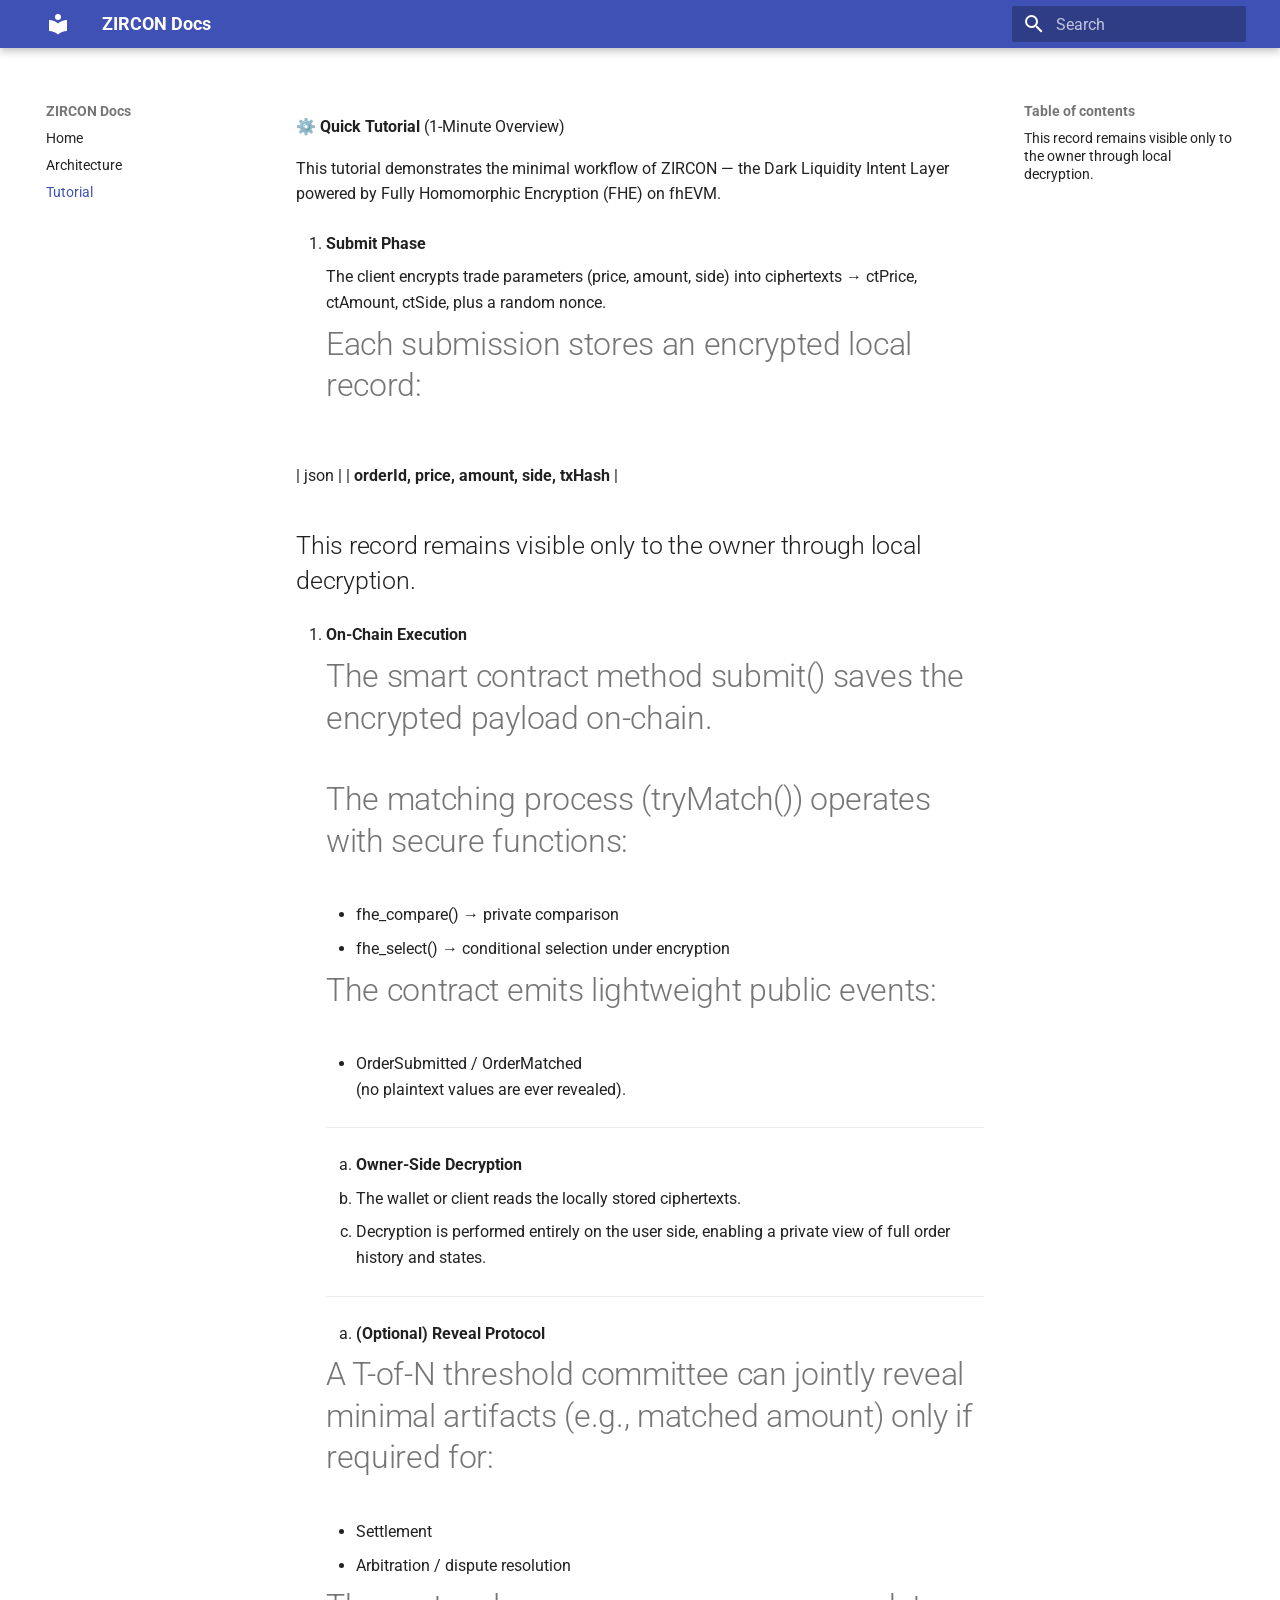
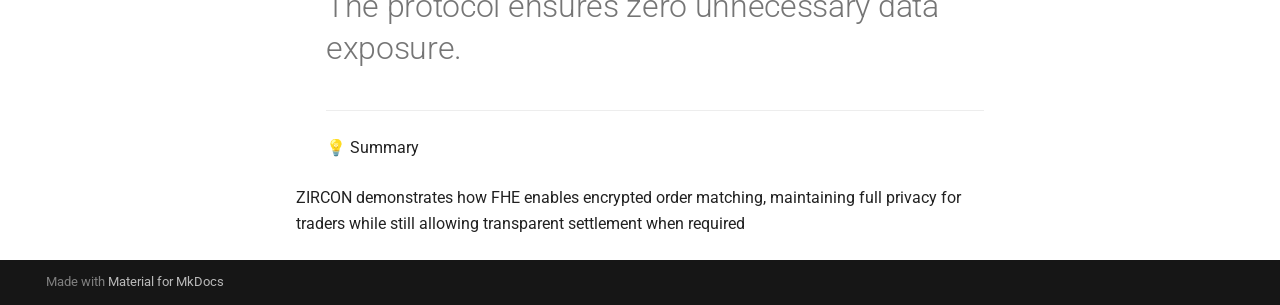
<file: tutorial/index.html>
<!doctype html>
<html lang="en" class="no-js">
  <head>
    
      <meta charset="utf-8">
      <meta name="viewport" content="width=device-width,initial-scale=1">
      
      
      
      
        <link rel="prev" href="../architecture/">
      
      
      
      <link rel="icon" href="../assets/images/favicon.png">
      <meta name="generator" content="mkdocs-1.6.1, mkdocs-material-9.6.23">
    
    
      
        <title>Tutorial - ZIRCON Docs</title>
      
    
    
      <link rel="stylesheet" href="../assets/stylesheets/main.84d31ad4.min.css">
      
      


    
    
      
    
    
      
        
        
        <link rel="preconnect" href="https://fonts.gstatic.com" crossorigin>
        <link rel="stylesheet" href="https://fonts.googleapis.com/css?family=Roboto:300,300i,400,400i,700,700i%7CRoboto+Mono:400,400i,700,700i&display=fallback">
        <style>:root{--md-text-font:"Roboto";--md-code-font:"Roboto Mono"}</style>
      
    
    
    <script>__md_scope=new URL("..",location),__md_hash=e=>[...e].reduce(((e,_)=>(e<<5)-e+_.charCodeAt(0)),0),__md_get=(e,_=localStorage,t=__md_scope)=>JSON.parse(_.getItem(t.pathname+"."+e)),__md_set=(e,_,t=localStorage,a=__md_scope)=>{try{t.setItem(a.pathname+"."+e,JSON.stringify(_))}catch(e){}}</script>
    
      

    
    
    
  </head>
  
  
    <body dir="ltr">
  
    
    <input class="md-toggle" data-md-toggle="drawer" type="checkbox" id="__drawer" autocomplete="off">
    <input class="md-toggle" data-md-toggle="search" type="checkbox" id="__search" autocomplete="off">
    <label class="md-overlay" for="__drawer"></label>
    <div data-md-component="skip">
      
        
        <a href="#each-submission-stores-an-encrypted-local-record" class="md-skip">
          Skip to content
        </a>
      
    </div>
    <div data-md-component="announce">
      
    </div>
    
    
      

  

<header class="md-header md-header--shadow" data-md-component="header">
  <nav class="md-header__inner md-grid" aria-label="Header">
    <a href=".." title="ZIRCON Docs" class="md-header__button md-logo" aria-label="ZIRCON Docs" data-md-component="logo">
      
  
  <svg xmlns="http://www.w3.org/2000/svg" viewBox="0 0 24 24"><path d="M12 8a3 3 0 0 0 3-3 3 3 0 0 0-3-3 3 3 0 0 0-3 3 3 3 0 0 0 3 3m0 3.54C9.64 9.35 6.5 8 3 8v11c3.5 0 6.64 1.35 9 3.54 2.36-2.19 5.5-3.54 9-3.54V8c-3.5 0-6.64 1.35-9 3.54"/></svg>

    </a>
    <label class="md-header__button md-icon" for="__drawer">
      
      <svg xmlns="http://www.w3.org/2000/svg" viewBox="0 0 24 24"><path d="M3 6h18v2H3zm0 5h18v2H3zm0 5h18v2H3z"/></svg>
    </label>
    <div class="md-header__title" data-md-component="header-title">
      <div class="md-header__ellipsis">
        <div class="md-header__topic">
          <span class="md-ellipsis">
            ZIRCON Docs
          </span>
        </div>
        <div class="md-header__topic" data-md-component="header-topic">
          <span class="md-ellipsis">
            
              Tutorial
            
          </span>
        </div>
      </div>
    </div>
    
    
      <script>var palette=__md_get("__palette");if(palette&&palette.color){if("(prefers-color-scheme)"===palette.color.media){var media=matchMedia("(prefers-color-scheme: light)"),input=document.querySelector(media.matches?"[data-md-color-media='(prefers-color-scheme: light)']":"[data-md-color-media='(prefers-color-scheme: dark)']");palette.color.media=input.getAttribute("data-md-color-media"),palette.color.scheme=input.getAttribute("data-md-color-scheme"),palette.color.primary=input.getAttribute("data-md-color-primary"),palette.color.accent=input.getAttribute("data-md-color-accent")}for(var[key,value]of Object.entries(palette.color))document.body.setAttribute("data-md-color-"+key,value)}</script>
    
    
    
      
      
        <label class="md-header__button md-icon" for="__search">
          
          <svg xmlns="http://www.w3.org/2000/svg" viewBox="0 0 24 24"><path d="M9.5 3A6.5 6.5 0 0 1 16 9.5c0 1.61-.59 3.09-1.56 4.23l.27.27h.79l5 5-1.5 1.5-5-5v-.79l-.27-.27A6.52 6.52 0 0 1 9.5 16 6.5 6.5 0 0 1 3 9.5 6.5 6.5 0 0 1 9.5 3m0 2C7 5 5 7 5 9.5S7 14 9.5 14 14 12 14 9.5 12 5 9.5 5"/></svg>
        </label>
        <div class="md-search" data-md-component="search" role="dialog">
  <label class="md-search__overlay" for="__search"></label>
  <div class="md-search__inner" role="search">
    <form class="md-search__form" name="search">
      <input type="text" class="md-search__input" name="query" aria-label="Search" placeholder="Search" autocapitalize="off" autocorrect="off" autocomplete="off" spellcheck="false" data-md-component="search-query" required>
      <label class="md-search__icon md-icon" for="__search">
        
        <svg xmlns="http://www.w3.org/2000/svg" viewBox="0 0 24 24"><path d="M9.5 3A6.5 6.5 0 0 1 16 9.5c0 1.61-.59 3.09-1.56 4.23l.27.27h.79l5 5-1.5 1.5-5-5v-.79l-.27-.27A6.52 6.52 0 0 1 9.5 16 6.5 6.5 0 0 1 3 9.5 6.5 6.5 0 0 1 9.5 3m0 2C7 5 5 7 5 9.5S7 14 9.5 14 14 12 14 9.5 12 5 9.5 5"/></svg>
        
        <svg xmlns="http://www.w3.org/2000/svg" viewBox="0 0 24 24"><path d="M20 11v2H8l5.5 5.5-1.42 1.42L4.16 12l7.92-7.92L13.5 5.5 8 11z"/></svg>
      </label>
      <nav class="md-search__options" aria-label="Search">
        
        <button type="reset" class="md-search__icon md-icon" title="Clear" aria-label="Clear" tabindex="-1">
          
          <svg xmlns="http://www.w3.org/2000/svg" viewBox="0 0 24 24"><path d="M19 6.41 17.59 5 12 10.59 6.41 5 5 6.41 10.59 12 5 17.59 6.41 19 12 13.41 17.59 19 19 17.59 13.41 12z"/></svg>
        </button>
      </nav>
      
    </form>
    <div class="md-search__output">
      <div class="md-search__scrollwrap" tabindex="0" data-md-scrollfix>
        <div class="md-search-result" data-md-component="search-result">
          <div class="md-search-result__meta">
            Initializing search
          </div>
          <ol class="md-search-result__list" role="presentation"></ol>
        </div>
      </div>
    </div>
  </div>
</div>
      
    
    
  </nav>
  
</header>
    
    <div class="md-container" data-md-component="container">
      
      
        
          
        
      
      <main class="md-main" data-md-component="main">
        <div class="md-main__inner md-grid">
          
            
              
              <div class="md-sidebar md-sidebar--primary" data-md-component="sidebar" data-md-type="navigation" >
                <div class="md-sidebar__scrollwrap">
                  <div class="md-sidebar__inner">
                    



<nav class="md-nav md-nav--primary" aria-label="Navigation" data-md-level="0">
  <label class="md-nav__title" for="__drawer">
    <a href=".." title="ZIRCON Docs" class="md-nav__button md-logo" aria-label="ZIRCON Docs" data-md-component="logo">
      
  
  <svg xmlns="http://www.w3.org/2000/svg" viewBox="0 0 24 24"><path d="M12 8a3 3 0 0 0 3-3 3 3 0 0 0-3-3 3 3 0 0 0-3 3 3 3 0 0 0 3 3m0 3.54C9.64 9.35 6.5 8 3 8v11c3.5 0 6.64 1.35 9 3.54 2.36-2.19 5.5-3.54 9-3.54V8c-3.5 0-6.64 1.35-9 3.54"/></svg>

    </a>
    ZIRCON Docs
  </label>
  
  <ul class="md-nav__list" data-md-scrollfix>
    
      
      
  
  
  
  
    <li class="md-nav__item">
      <a href=".." class="md-nav__link">
        
  
  
  <span class="md-ellipsis">
    Home
    
  </span>
  

      </a>
    </li>
  

    
      
      
  
  
  
  
    <li class="md-nav__item">
      <a href="../architecture/" class="md-nav__link">
        
  
  
  <span class="md-ellipsis">
    Architecture
    
  </span>
  

      </a>
    </li>
  

    
      
      
  
  
    
  
  
  
    <li class="md-nav__item md-nav__item--active">
      
      <input class="md-nav__toggle md-toggle" type="checkbox" id="__toc">
      
      
        
      
      
        <label class="md-nav__link md-nav__link--active" for="__toc">
          
  
  
  <span class="md-ellipsis">
    Tutorial
    
  </span>
  

          <span class="md-nav__icon md-icon"></span>
        </label>
      
      <a href="./" class="md-nav__link md-nav__link--active">
        
  
  
  <span class="md-ellipsis">
    Tutorial
    
  </span>
  

      </a>
      
        

<nav class="md-nav md-nav--secondary" aria-label="Table of contents">
  
  
  
    
  
  
    <label class="md-nav__title" for="__toc">
      <span class="md-nav__icon md-icon"></span>
      Table of contents
    </label>
    <ul class="md-nav__list" data-md-component="toc" data-md-scrollfix>
      
        <li class="md-nav__item">
  <a href="#this-record-remains-visible-only-to-the-owner-through-local-decryption" class="md-nav__link">
    <span class="md-ellipsis">
      This record remains visible only to the owner through local decryption.
    </span>
  </a>
  
</li>
      
    </ul>
  
</nav>
      
    </li>
  

    
  </ul>
</nav>
                  </div>
                </div>
              </div>
            
            
              
              <div class="md-sidebar md-sidebar--secondary" data-md-component="sidebar" data-md-type="toc" >
                <div class="md-sidebar__scrollwrap">
                  <div class="md-sidebar__inner">
                    

<nav class="md-nav md-nav--secondary" aria-label="Table of contents">
  
  
  
    
  
  
    <label class="md-nav__title" for="__toc">
      <span class="md-nav__icon md-icon"></span>
      Table of contents
    </label>
    <ul class="md-nav__list" data-md-component="toc" data-md-scrollfix>
      
        <li class="md-nav__item">
  <a href="#this-record-remains-visible-only-to-the-owner-through-local-decryption" class="md-nav__link">
    <span class="md-ellipsis">
      This record remains visible only to the owner through local decryption.
    </span>
  </a>
  
</li>
      
    </ul>
  
</nav>
                  </div>
                </div>
              </div>
            
          
          
            <div class="md-content" data-md-component="content">
              <article class="md-content__inner md-typeset">
                
                  



<p>⚙️ <strong>Quick Tutorial</strong> (1-Minute Overview)</p>
<p>This tutorial demonstrates the minimal workflow of ZIRCON — the Dark Liquidity Intent Layer powered by Fully Homomorphic Encryption (FHE) on fhEVM.</p>
<ol>
<li>
<p><strong>Submit Phase</strong></p>
<p>The client encrypts trade parameters (price, amount, side) into ciphertexts → ctPrice, ctAmount, ctSide, plus a random nonce.</p>
<h1 id="each-submission-stores-an-encrypted-local-record">Each submission stores an encrypted local record:</h1>
</li>
</ol>
<p>| json                                     |
| <strong>orderId, price, amount, side, txHash</strong> |</p>
<h2 id="this-record-remains-visible-only-to-the-owner-through-local-decryption">This record remains visible only to the owner through local decryption.</h2>
<ol>
<li>
<p><strong>On-Chain Execution</strong></p>
<h1 id="the-smart-contract-method-submit-saves-the-encrypted-payload-on-chain">The smart contract method submit() saves the encrypted payload on-chain.</h1>
<h1 id="the-matching-process-trymatch-operates-with-secure-functions">The matching process (tryMatch()) operates with secure functions:</h1>
<ul>
<li>fhe_compare() → private comparison</li>
<li>fhe_select() → conditional selection under encryption</li>
</ul>
<h1 id="the-contract-emits-lightweight-public-events">The contract emits lightweight public events:</h1>
<ul>
<li>OrderSubmitted / OrderMatched  <br />
(no plaintext values are ever revealed).</li>
</ul>
<hr />
<ol>
<li><strong>Owner-Side Decryption</strong></li>
<li>The wallet or client reads the locally stored ciphertexts.</li>
<li>Decryption is performed entirely on the user side, enabling a private view of full order  history and states.</li>
</ol>
<hr />
<ol>
<li><strong>(Optional) Reveal Protocol</strong></li>
</ol>
<h1 id="a-t-of-n-threshold-committee-can-jointly-reveal-minimal-artifacts-eg-matched-amount-only-if-required-for">A T-of-N threshold committee can jointly reveal minimal artifacts (e.g., matched amount) only if required for:</h1>
<ul>
<li>Settlement</li>
<li>Arbitration / dispute resolution</li>
</ul>
<h1 id="the-protocol-ensures-zero-unnecessary-data-exposure">The protocol ensures zero unnecessary data exposure.</h1>
<hr />
<p>💡 Summary</p>
</li>
</ol>
<p>ZIRCON demonstrates how FHE enables encrypted order matching, maintaining full privacy for traders while still allowing transparent settlement when required</p>












                
              </article>
            </div>
          
          
<script>var target=document.getElementById(location.hash.slice(1));target&&target.name&&(target.checked=target.name.startsWith("__tabbed_"))</script>
        </div>
        
      </main>
      
        <footer class="md-footer">
  
  <div class="md-footer-meta md-typeset">
    <div class="md-footer-meta__inner md-grid">
      <div class="md-copyright">
  
  
    Made with
    <a href="https://squidfunk.github.io/mkdocs-material/" target="_blank" rel="noopener">
      Material for MkDocs
    </a>
  
</div>
      
    </div>
  </div>
</footer>
      
    </div>
    <div class="md-dialog" data-md-component="dialog">
      <div class="md-dialog__inner md-typeset"></div>
    </div>
    
    
    
      
      <script id="__config" type="application/json">{"base": "..", "features": [], "search": "../assets/javascripts/workers/search.973d3a69.min.js", "tags": null, "translations": {"clipboard.copied": "Copied to clipboard", "clipboard.copy": "Copy to clipboard", "search.result.more.one": "1 more on this page", "search.result.more.other": "# more on this page", "search.result.none": "No matching documents", "search.result.one": "1 matching document", "search.result.other": "# matching documents", "search.result.placeholder": "Type to start searching", "search.result.term.missing": "Missing", "select.version": "Select version"}, "version": null}</script>
    
    
      <script src="../assets/javascripts/bundle.f55a23d4.min.js"></script>
      
    
  </body>
</html>
</file>
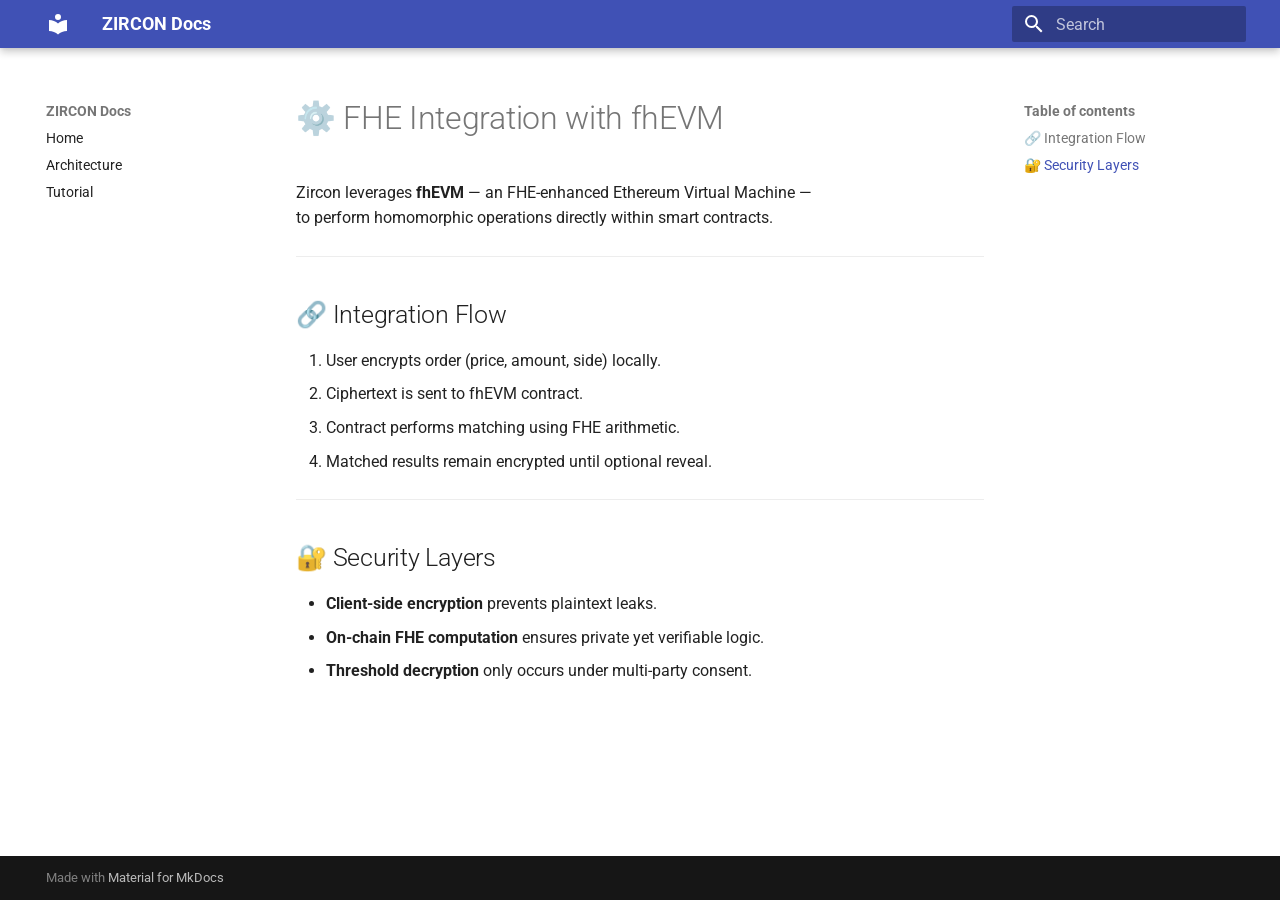
<file: Zircon-fhe-integration/index.html>
<!doctype html>
<html lang="en" class="no-js">
  <head>
    
      <meta charset="utf-8">
      <meta name="viewport" content="width=device-width,initial-scale=1">
      
      
      
      
      
      
      <link rel="icon" href="../assets/images/favicon.png">
      <meta name="generator" content="mkdocs-1.6.1, mkdocs-material-9.6.23">
    
    
      
        <title>⚙️ FHE Integration with fhEVM - ZIRCON Docs</title>
      
    
    
      <link rel="stylesheet" href="../assets/stylesheets/main.84d31ad4.min.css">
      
      


    
    
      
    
    
      
        
        
        <link rel="preconnect" href="https://fonts.gstatic.com" crossorigin>
        <link rel="stylesheet" href="https://fonts.googleapis.com/css?family=Roboto:300,300i,400,400i,700,700i%7CRoboto+Mono:400,400i,700,700i&display=fallback">
        <style>:root{--md-text-font:"Roboto";--md-code-font:"Roboto Mono"}</style>
      
    
    
    <script>__md_scope=new URL("..",location),__md_hash=e=>[...e].reduce(((e,_)=>(e<<5)-e+_.charCodeAt(0)),0),__md_get=(e,_=localStorage,t=__md_scope)=>JSON.parse(_.getItem(t.pathname+"."+e)),__md_set=(e,_,t=localStorage,a=__md_scope)=>{try{t.setItem(a.pathname+"."+e,JSON.stringify(_))}catch(e){}}</script>
    
      

    
    
    
  </head>
  
  
    <body dir="ltr">
  
    
    <input class="md-toggle" data-md-toggle="drawer" type="checkbox" id="__drawer" autocomplete="off">
    <input class="md-toggle" data-md-toggle="search" type="checkbox" id="__search" autocomplete="off">
    <label class="md-overlay" for="__drawer"></label>
    <div data-md-component="skip">
      
        
        <a href="#fhe-integration-with-fhevm" class="md-skip">
          Skip to content
        </a>
      
    </div>
    <div data-md-component="announce">
      
    </div>
    
    
      

  

<header class="md-header md-header--shadow" data-md-component="header">
  <nav class="md-header__inner md-grid" aria-label="Header">
    <a href=".." title="ZIRCON Docs" class="md-header__button md-logo" aria-label="ZIRCON Docs" data-md-component="logo">
      
  
  <svg xmlns="http://www.w3.org/2000/svg" viewBox="0 0 24 24"><path d="M12 8a3 3 0 0 0 3-3 3 3 0 0 0-3-3 3 3 0 0 0-3 3 3 3 0 0 0 3 3m0 3.54C9.64 9.35 6.5 8 3 8v11c3.5 0 6.64 1.35 9 3.54 2.36-2.19 5.5-3.54 9-3.54V8c-3.5 0-6.64 1.35-9 3.54"/></svg>

    </a>
    <label class="md-header__button md-icon" for="__drawer">
      
      <svg xmlns="http://www.w3.org/2000/svg" viewBox="0 0 24 24"><path d="M3 6h18v2H3zm0 5h18v2H3zm0 5h18v2H3z"/></svg>
    </label>
    <div class="md-header__title" data-md-component="header-title">
      <div class="md-header__ellipsis">
        <div class="md-header__topic">
          <span class="md-ellipsis">
            ZIRCON Docs
          </span>
        </div>
        <div class="md-header__topic" data-md-component="header-topic">
          <span class="md-ellipsis">
            
              ⚙️ FHE Integration with fhEVM
            
          </span>
        </div>
      </div>
    </div>
    
    
      <script>var palette=__md_get("__palette");if(palette&&palette.color){if("(prefers-color-scheme)"===palette.color.media){var media=matchMedia("(prefers-color-scheme: light)"),input=document.querySelector(media.matches?"[data-md-color-media='(prefers-color-scheme: light)']":"[data-md-color-media='(prefers-color-scheme: dark)']");palette.color.media=input.getAttribute("data-md-color-media"),palette.color.scheme=input.getAttribute("data-md-color-scheme"),palette.color.primary=input.getAttribute("data-md-color-primary"),palette.color.accent=input.getAttribute("data-md-color-accent")}for(var[key,value]of Object.entries(palette.color))document.body.setAttribute("data-md-color-"+key,value)}</script>
    
    
    
      
      
        <label class="md-header__button md-icon" for="__search">
          
          <svg xmlns="http://www.w3.org/2000/svg" viewBox="0 0 24 24"><path d="M9.5 3A6.5 6.5 0 0 1 16 9.5c0 1.61-.59 3.09-1.56 4.23l.27.27h.79l5 5-1.5 1.5-5-5v-.79l-.27-.27A6.52 6.52 0 0 1 9.5 16 6.5 6.5 0 0 1 3 9.5 6.5 6.5 0 0 1 9.5 3m0 2C7 5 5 7 5 9.5S7 14 9.5 14 14 12 14 9.5 12 5 9.5 5"/></svg>
        </label>
        <div class="md-search" data-md-component="search" role="dialog">
  <label class="md-search__overlay" for="__search"></label>
  <div class="md-search__inner" role="search">
    <form class="md-search__form" name="search">
      <input type="text" class="md-search__input" name="query" aria-label="Search" placeholder="Search" autocapitalize="off" autocorrect="off" autocomplete="off" spellcheck="false" data-md-component="search-query" required>
      <label class="md-search__icon md-icon" for="__search">
        
        <svg xmlns="http://www.w3.org/2000/svg" viewBox="0 0 24 24"><path d="M9.5 3A6.5 6.5 0 0 1 16 9.5c0 1.61-.59 3.09-1.56 4.23l.27.27h.79l5 5-1.5 1.5-5-5v-.79l-.27-.27A6.52 6.52 0 0 1 9.5 16 6.5 6.5 0 0 1 3 9.5 6.5 6.5 0 0 1 9.5 3m0 2C7 5 5 7 5 9.5S7 14 9.5 14 14 12 14 9.5 12 5 9.5 5"/></svg>
        
        <svg xmlns="http://www.w3.org/2000/svg" viewBox="0 0 24 24"><path d="M20 11v2H8l5.5 5.5-1.42 1.42L4.16 12l7.92-7.92L13.5 5.5 8 11z"/></svg>
      </label>
      <nav class="md-search__options" aria-label="Search">
        
        <button type="reset" class="md-search__icon md-icon" title="Clear" aria-label="Clear" tabindex="-1">
          
          <svg xmlns="http://www.w3.org/2000/svg" viewBox="0 0 24 24"><path d="M19 6.41 17.59 5 12 10.59 6.41 5 5 6.41 10.59 12 5 17.59 6.41 19 12 13.41 17.59 19 19 17.59 13.41 12z"/></svg>
        </button>
      </nav>
      
    </form>
    <div class="md-search__output">
      <div class="md-search__scrollwrap" tabindex="0" data-md-scrollfix>
        <div class="md-search-result" data-md-component="search-result">
          <div class="md-search-result__meta">
            Initializing search
          </div>
          <ol class="md-search-result__list" role="presentation"></ol>
        </div>
      </div>
    </div>
  </div>
</div>
      
    
    
  </nav>
  
</header>
    
    <div class="md-container" data-md-component="container">
      
      
        
          
        
      
      <main class="md-main" data-md-component="main">
        <div class="md-main__inner md-grid">
          
            
              
              <div class="md-sidebar md-sidebar--primary" data-md-component="sidebar" data-md-type="navigation" >
                <div class="md-sidebar__scrollwrap">
                  <div class="md-sidebar__inner">
                    



<nav class="md-nav md-nav--primary" aria-label="Navigation" data-md-level="0">
  <label class="md-nav__title" for="__drawer">
    <a href=".." title="ZIRCON Docs" class="md-nav__button md-logo" aria-label="ZIRCON Docs" data-md-component="logo">
      
  
  <svg xmlns="http://www.w3.org/2000/svg" viewBox="0 0 24 24"><path d="M12 8a3 3 0 0 0 3-3 3 3 0 0 0-3-3 3 3 0 0 0-3 3 3 3 0 0 0 3 3m0 3.54C9.64 9.35 6.5 8 3 8v11c3.5 0 6.64 1.35 9 3.54 2.36-2.19 5.5-3.54 9-3.54V8c-3.5 0-6.64 1.35-9 3.54"/></svg>

    </a>
    ZIRCON Docs
  </label>
  
  <ul class="md-nav__list" data-md-scrollfix>
    
      
      
  
  
  
  
    <li class="md-nav__item">
      <a href=".." class="md-nav__link">
        
  
  
  <span class="md-ellipsis">
    Home
    
  </span>
  

      </a>
    </li>
  

    
      
      
  
  
  
  
    <li class="md-nav__item">
      <a href="../architecture/" class="md-nav__link">
        
  
  
  <span class="md-ellipsis">
    Architecture
    
  </span>
  

      </a>
    </li>
  

    
      
      
  
  
  
  
    <li class="md-nav__item">
      <a href="../tutorial/" class="md-nav__link">
        
  
  
  <span class="md-ellipsis">
    Tutorial
    
  </span>
  

      </a>
    </li>
  

    
  </ul>
</nav>
                  </div>
                </div>
              </div>
            
            
              
              <div class="md-sidebar md-sidebar--secondary" data-md-component="sidebar" data-md-type="toc" >
                <div class="md-sidebar__scrollwrap">
                  <div class="md-sidebar__inner">
                    

<nav class="md-nav md-nav--secondary" aria-label="Table of contents">
  
  
  
    
  
  
    <label class="md-nav__title" for="__toc">
      <span class="md-nav__icon md-icon"></span>
      Table of contents
    </label>
    <ul class="md-nav__list" data-md-component="toc" data-md-scrollfix>
      
        <li class="md-nav__item">
  <a href="#integration-flow" class="md-nav__link">
    <span class="md-ellipsis">
      🔗 Integration Flow
    </span>
  </a>
  
</li>
      
        <li class="md-nav__item">
  <a href="#security-layers" class="md-nav__link">
    <span class="md-ellipsis">
      🔐 Security Layers
    </span>
  </a>
  
</li>
      
    </ul>
  
</nav>
                  </div>
                </div>
              </div>
            
          
          
            <div class="md-content" data-md-component="content">
              <article class="md-content__inner md-typeset">
                
                  



<h1 id="fhe-integration-with-fhevm">⚙️ FHE Integration with fhEVM</h1>
<p>Zircon leverages <strong>fhEVM</strong> — an FHE-enhanced Ethereum Virtual Machine —<br />
to perform homomorphic operations directly within smart contracts.</p>
<hr />
<h2 id="integration-flow">🔗 Integration Flow</h2>
<ol>
<li>User encrypts order (price, amount, side) locally.  </li>
<li>Ciphertext is sent to fhEVM contract.  </li>
<li>Contract performs matching using FHE arithmetic.  </li>
<li>Matched results remain encrypted until optional reveal.</li>
</ol>
<hr />
<h2 id="security-layers">🔐 Security Layers</h2>
<ul>
<li><strong>Client-side encryption</strong> prevents plaintext leaks.</li>
<li><strong>On-chain FHE computation</strong> ensures private yet verifiable logic.</li>
<li><strong>Threshold decryption</strong> only occurs under multi-party consent.</li>
</ul>












                
              </article>
            </div>
          
          
<script>var target=document.getElementById(location.hash.slice(1));target&&target.name&&(target.checked=target.name.startsWith("__tabbed_"))</script>
        </div>
        
      </main>
      
        <footer class="md-footer">
  
  <div class="md-footer-meta md-typeset">
    <div class="md-footer-meta__inner md-grid">
      <div class="md-copyright">
  
  
    Made with
    <a href="https://squidfunk.github.io/mkdocs-material/" target="_blank" rel="noopener">
      Material for MkDocs
    </a>
  
</div>
      
    </div>
  </div>
</footer>
      
    </div>
    <div class="md-dialog" data-md-component="dialog">
      <div class="md-dialog__inner md-typeset"></div>
    </div>
    
    
    
      
      <script id="__config" type="application/json">{"base": "..", "features": [], "search": "../assets/javascripts/workers/search.973d3a69.min.js", "tags": null, "translations": {"clipboard.copied": "Copied to clipboard", "clipboard.copy": "Copy to clipboard", "search.result.more.one": "1 more on this page", "search.result.more.other": "# more on this page", "search.result.none": "No matching documents", "search.result.one": "1 matching document", "search.result.other": "# matching documents", "search.result.placeholder": "Type to start searching", "search.result.term.missing": "Missing", "select.version": "Select version"}, "version": null}</script>
    
    
      <script src="../assets/javascripts/bundle.f55a23d4.min.js"></script>
      
    
  </body>
</html>
</file>
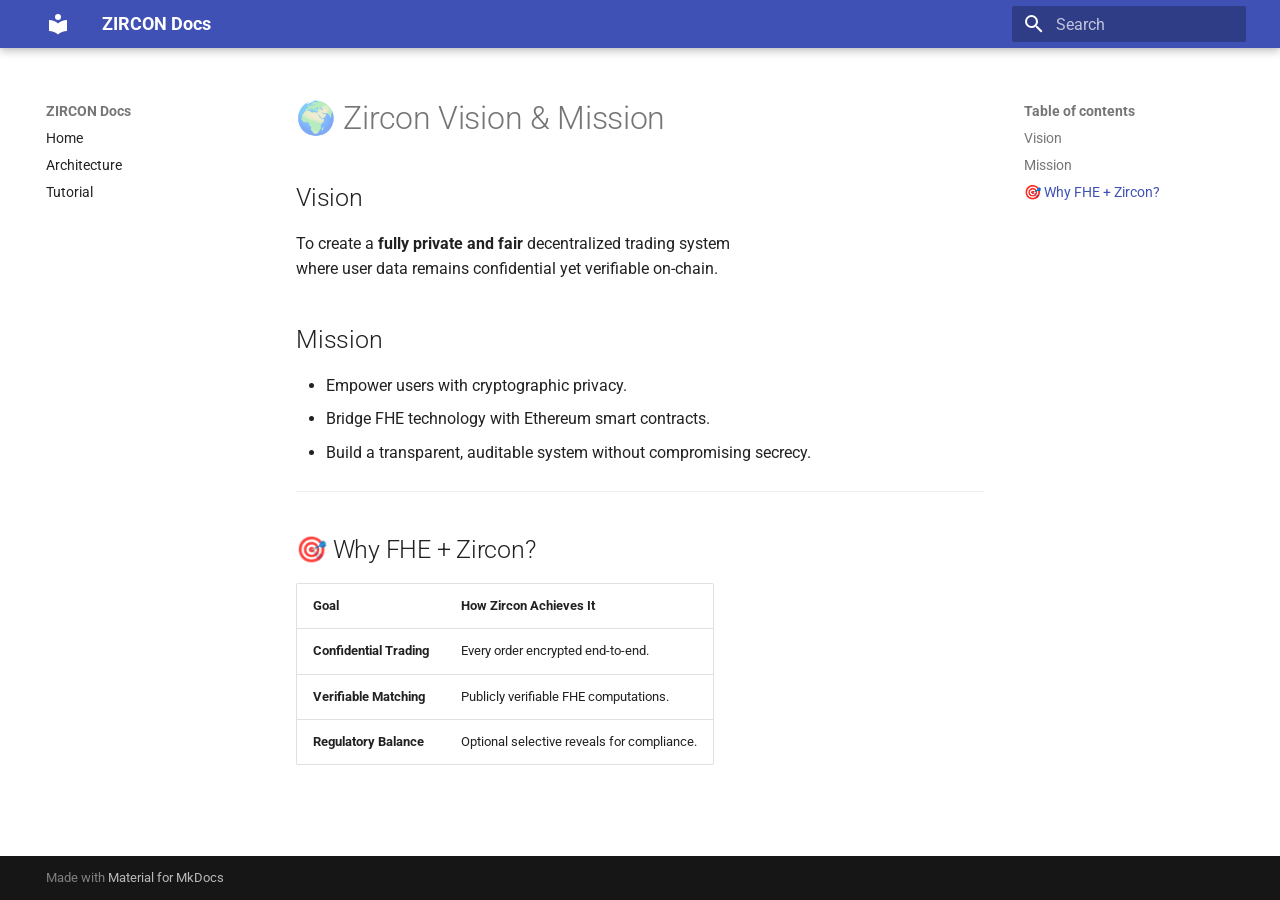
<file: Zircon-vision/index.html>
<!doctype html>
<html lang="en" class="no-js">
  <head>
    
      <meta charset="utf-8">
      <meta name="viewport" content="width=device-width,initial-scale=1">
      
      
      
      
      
      
      <link rel="icon" href="../assets/images/favicon.png">
      <meta name="generator" content="mkdocs-1.6.1, mkdocs-material-9.6.23">
    
    
      
        <title>🌍 Zircon Vision & Mission - ZIRCON Docs</title>
      
    
    
      <link rel="stylesheet" href="../assets/stylesheets/main.84d31ad4.min.css">
      
      


    
    
      
    
    
      
        
        
        <link rel="preconnect" href="https://fonts.gstatic.com" crossorigin>
        <link rel="stylesheet" href="https://fonts.googleapis.com/css?family=Roboto:300,300i,400,400i,700,700i%7CRoboto+Mono:400,400i,700,700i&display=fallback">
        <style>:root{--md-text-font:"Roboto";--md-code-font:"Roboto Mono"}</style>
      
    
    
    <script>__md_scope=new URL("..",location),__md_hash=e=>[...e].reduce(((e,_)=>(e<<5)-e+_.charCodeAt(0)),0),__md_get=(e,_=localStorage,t=__md_scope)=>JSON.parse(_.getItem(t.pathname+"."+e)),__md_set=(e,_,t=localStorage,a=__md_scope)=>{try{t.setItem(a.pathname+"."+e,JSON.stringify(_))}catch(e){}}</script>
    
      

    
    
    
  </head>
  
  
    <body dir="ltr">
  
    
    <input class="md-toggle" data-md-toggle="drawer" type="checkbox" id="__drawer" autocomplete="off">
    <input class="md-toggle" data-md-toggle="search" type="checkbox" id="__search" autocomplete="off">
    <label class="md-overlay" for="__drawer"></label>
    <div data-md-component="skip">
      
        
        <a href="#zircon-vision-mission" class="md-skip">
          Skip to content
        </a>
      
    </div>
    <div data-md-component="announce">
      
    </div>
    
    
      

  

<header class="md-header md-header--shadow" data-md-component="header">
  <nav class="md-header__inner md-grid" aria-label="Header">
    <a href=".." title="ZIRCON Docs" class="md-header__button md-logo" aria-label="ZIRCON Docs" data-md-component="logo">
      
  
  <svg xmlns="http://www.w3.org/2000/svg" viewBox="0 0 24 24"><path d="M12 8a3 3 0 0 0 3-3 3 3 0 0 0-3-3 3 3 0 0 0-3 3 3 3 0 0 0 3 3m0 3.54C9.64 9.35 6.5 8 3 8v11c3.5 0 6.64 1.35 9 3.54 2.36-2.19 5.5-3.54 9-3.54V8c-3.5 0-6.64 1.35-9 3.54"/></svg>

    </a>
    <label class="md-header__button md-icon" for="__drawer">
      
      <svg xmlns="http://www.w3.org/2000/svg" viewBox="0 0 24 24"><path d="M3 6h18v2H3zm0 5h18v2H3zm0 5h18v2H3z"/></svg>
    </label>
    <div class="md-header__title" data-md-component="header-title">
      <div class="md-header__ellipsis">
        <div class="md-header__topic">
          <span class="md-ellipsis">
            ZIRCON Docs
          </span>
        </div>
        <div class="md-header__topic" data-md-component="header-topic">
          <span class="md-ellipsis">
            
              🌍 Zircon Vision &amp; Mission
            
          </span>
        </div>
      </div>
    </div>
    
    
      <script>var palette=__md_get("__palette");if(palette&&palette.color){if("(prefers-color-scheme)"===palette.color.media){var media=matchMedia("(prefers-color-scheme: light)"),input=document.querySelector(media.matches?"[data-md-color-media='(prefers-color-scheme: light)']":"[data-md-color-media='(prefers-color-scheme: dark)']");palette.color.media=input.getAttribute("data-md-color-media"),palette.color.scheme=input.getAttribute("data-md-color-scheme"),palette.color.primary=input.getAttribute("data-md-color-primary"),palette.color.accent=input.getAttribute("data-md-color-accent")}for(var[key,value]of Object.entries(palette.color))document.body.setAttribute("data-md-color-"+key,value)}</script>
    
    
    
      
      
        <label class="md-header__button md-icon" for="__search">
          
          <svg xmlns="http://www.w3.org/2000/svg" viewBox="0 0 24 24"><path d="M9.5 3A6.5 6.5 0 0 1 16 9.5c0 1.61-.59 3.09-1.56 4.23l.27.27h.79l5 5-1.5 1.5-5-5v-.79l-.27-.27A6.52 6.52 0 0 1 9.5 16 6.5 6.5 0 0 1 3 9.5 6.5 6.5 0 0 1 9.5 3m0 2C7 5 5 7 5 9.5S7 14 9.5 14 14 12 14 9.5 12 5 9.5 5"/></svg>
        </label>
        <div class="md-search" data-md-component="search" role="dialog">
  <label class="md-search__overlay" for="__search"></label>
  <div class="md-search__inner" role="search">
    <form class="md-search__form" name="search">
      <input type="text" class="md-search__input" name="query" aria-label="Search" placeholder="Search" autocapitalize="off" autocorrect="off" autocomplete="off" spellcheck="false" data-md-component="search-query" required>
      <label class="md-search__icon md-icon" for="__search">
        
        <svg xmlns="http://www.w3.org/2000/svg" viewBox="0 0 24 24"><path d="M9.5 3A6.5 6.5 0 0 1 16 9.5c0 1.61-.59 3.09-1.56 4.23l.27.27h.79l5 5-1.5 1.5-5-5v-.79l-.27-.27A6.52 6.52 0 0 1 9.5 16 6.5 6.5 0 0 1 3 9.5 6.5 6.5 0 0 1 9.5 3m0 2C7 5 5 7 5 9.5S7 14 9.5 14 14 12 14 9.5 12 5 9.5 5"/></svg>
        
        <svg xmlns="http://www.w3.org/2000/svg" viewBox="0 0 24 24"><path d="M20 11v2H8l5.5 5.5-1.42 1.42L4.16 12l7.92-7.92L13.5 5.5 8 11z"/></svg>
      </label>
      <nav class="md-search__options" aria-label="Search">
        
        <button type="reset" class="md-search__icon md-icon" title="Clear" aria-label="Clear" tabindex="-1">
          
          <svg xmlns="http://www.w3.org/2000/svg" viewBox="0 0 24 24"><path d="M19 6.41 17.59 5 12 10.59 6.41 5 5 6.41 10.59 12 5 17.59 6.41 19 12 13.41 17.59 19 19 17.59 13.41 12z"/></svg>
        </button>
      </nav>
      
    </form>
    <div class="md-search__output">
      <div class="md-search__scrollwrap" tabindex="0" data-md-scrollfix>
        <div class="md-search-result" data-md-component="search-result">
          <div class="md-search-result__meta">
            Initializing search
          </div>
          <ol class="md-search-result__list" role="presentation"></ol>
        </div>
      </div>
    </div>
  </div>
</div>
      
    
    
  </nav>
  
</header>
    
    <div class="md-container" data-md-component="container">
      
      
        
          
        
      
      <main class="md-main" data-md-component="main">
        <div class="md-main__inner md-grid">
          
            
              
              <div class="md-sidebar md-sidebar--primary" data-md-component="sidebar" data-md-type="navigation" >
                <div class="md-sidebar__scrollwrap">
                  <div class="md-sidebar__inner">
                    



<nav class="md-nav md-nav--primary" aria-label="Navigation" data-md-level="0">
  <label class="md-nav__title" for="__drawer">
    <a href=".." title="ZIRCON Docs" class="md-nav__button md-logo" aria-label="ZIRCON Docs" data-md-component="logo">
      
  
  <svg xmlns="http://www.w3.org/2000/svg" viewBox="0 0 24 24"><path d="M12 8a3 3 0 0 0 3-3 3 3 0 0 0-3-3 3 3 0 0 0-3 3 3 3 0 0 0 3 3m0 3.54C9.64 9.35 6.5 8 3 8v11c3.5 0 6.64 1.35 9 3.54 2.36-2.19 5.5-3.54 9-3.54V8c-3.5 0-6.64 1.35-9 3.54"/></svg>

    </a>
    ZIRCON Docs
  </label>
  
  <ul class="md-nav__list" data-md-scrollfix>
    
      
      
  
  
  
  
    <li class="md-nav__item">
      <a href=".." class="md-nav__link">
        
  
  
  <span class="md-ellipsis">
    Home
    
  </span>
  

      </a>
    </li>
  

    
      
      
  
  
  
  
    <li class="md-nav__item">
      <a href="../architecture/" class="md-nav__link">
        
  
  
  <span class="md-ellipsis">
    Architecture
    
  </span>
  

      </a>
    </li>
  

    
      
      
  
  
  
  
    <li class="md-nav__item">
      <a href="../tutorial/" class="md-nav__link">
        
  
  
  <span class="md-ellipsis">
    Tutorial
    
  </span>
  

      </a>
    </li>
  

    
  </ul>
</nav>
                  </div>
                </div>
              </div>
            
            
              
              <div class="md-sidebar md-sidebar--secondary" data-md-component="sidebar" data-md-type="toc" >
                <div class="md-sidebar__scrollwrap">
                  <div class="md-sidebar__inner">
                    

<nav class="md-nav md-nav--secondary" aria-label="Table of contents">
  
  
  
    
  
  
    <label class="md-nav__title" for="__toc">
      <span class="md-nav__icon md-icon"></span>
      Table of contents
    </label>
    <ul class="md-nav__list" data-md-component="toc" data-md-scrollfix>
      
        <li class="md-nav__item">
  <a href="#vision" class="md-nav__link">
    <span class="md-ellipsis">
      Vision
    </span>
  </a>
  
</li>
      
        <li class="md-nav__item">
  <a href="#mission" class="md-nav__link">
    <span class="md-ellipsis">
      Mission
    </span>
  </a>
  
</li>
      
        <li class="md-nav__item">
  <a href="#why-fhe-zircon" class="md-nav__link">
    <span class="md-ellipsis">
      🎯 Why FHE + Zircon?
    </span>
  </a>
  
</li>
      
    </ul>
  
</nav>
                  </div>
                </div>
              </div>
            
          
          
            <div class="md-content" data-md-component="content">
              <article class="md-content__inner md-typeset">
                
                  



<h1 id="zircon-vision-mission">🌍 Zircon Vision &amp; Mission</h1>
<h2 id="vision">Vision</h2>
<p>To create a <strong>fully private and fair</strong> decentralized trading system<br />
where user data remains confidential yet verifiable on-chain.</p>
<h2 id="mission">Mission</h2>
<ul>
<li>Empower users with cryptographic privacy.</li>
<li>Bridge FHE technology with Ethereum smart contracts.</li>
<li>Build a transparent, auditable system without compromising secrecy.</li>
</ul>
<hr />
<h2 id="why-fhe-zircon">🎯 Why FHE + Zircon?</h2>
<table>
<thead>
<tr>
<th>Goal</th>
<th>How Zircon Achieves It</th>
</tr>
</thead>
<tbody>
<tr>
<td><strong>Confidential Trading</strong></td>
<td>Every order encrypted end-to-end.</td>
</tr>
<tr>
<td><strong>Verifiable Matching</strong></td>
<td>Publicly verifiable FHE computations.</td>
</tr>
<tr>
<td><strong>Regulatory Balance</strong></td>
<td>Optional selective reveals for compliance.</td>
</tr>
</tbody>
</table>












                
              </article>
            </div>
          
          
<script>var target=document.getElementById(location.hash.slice(1));target&&target.name&&(target.checked=target.name.startsWith("__tabbed_"))</script>
        </div>
        
      </main>
      
        <footer class="md-footer">
  
  <div class="md-footer-meta md-typeset">
    <div class="md-footer-meta__inner md-grid">
      <div class="md-copyright">
  
  
    Made with
    <a href="https://squidfunk.github.io/mkdocs-material/" target="_blank" rel="noopener">
      Material for MkDocs
    </a>
  
</div>
      
    </div>
  </div>
</footer>
      
    </div>
    <div class="md-dialog" data-md-component="dialog">
      <div class="md-dialog__inner md-typeset"></div>
    </div>
    
    
    
      
      <script id="__config" type="application/json">{"base": "..", "features": [], "search": "../assets/javascripts/workers/search.973d3a69.min.js", "tags": null, "translations": {"clipboard.copied": "Copied to clipboard", "clipboard.copy": "Copy to clipboard", "search.result.more.one": "1 more on this page", "search.result.more.other": "# more on this page", "search.result.none": "No matching documents", "search.result.one": "1 matching document", "search.result.other": "# matching documents", "search.result.placeholder": "Type to start searching", "search.result.term.missing": "Missing", "select.version": "Select version"}, "version": null}</script>
    
    
      <script src="../assets/javascripts/bundle.f55a23d4.min.js"></script>
      
    
  </body>
</html>
</file>
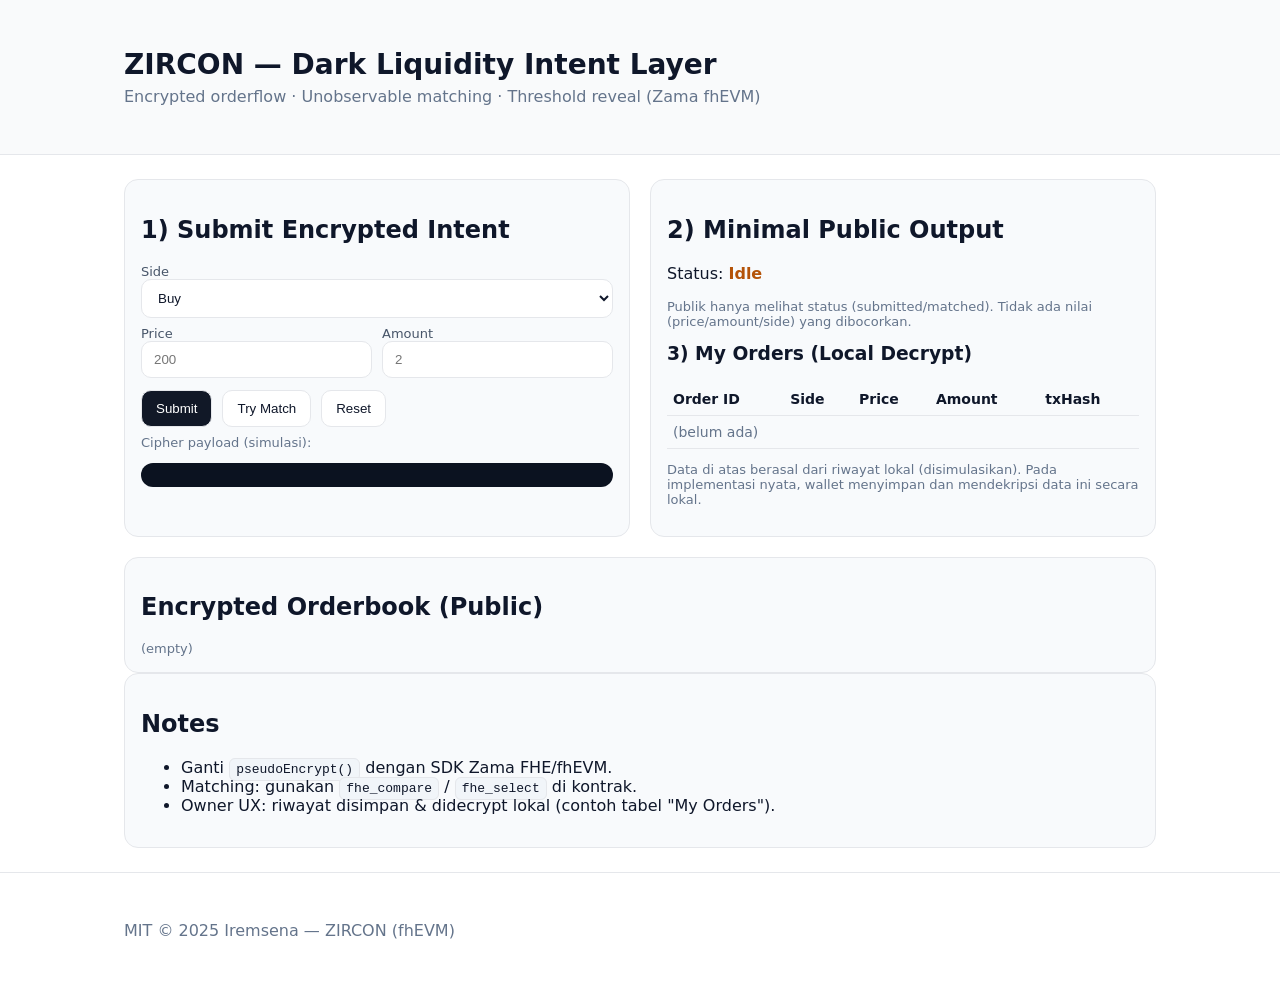
<file: zircon-fhe-intents/packages/zircon-frontend/index.html>
<!doctype html>
<html lang="id">
<head>
  <meta charset="utf-8"/>
  <meta name="viewport" content="width=device-width, initial-scale=1"/>
  <title>ZIRCON — Dark Liquidity Intent Layer (Demo)</title>
  <link rel="stylesheet" href="./styles.css">
</head>
<body>
  <header>
    <div class="wrap">
      <h1>ZIRCON — Dark Liquidity Intent Layer</h1>
      <p class="lead">Encrypted orderflow · Unobservable matching · Threshold reveal (Zama fhEVM)</p>
    </div>
  </header>

  <main class="wrap">
    <div class="grid">
      <section class="card">
        <h2>1) Submit Encrypted Intent</h2>
        <label>Side</label>
        <select id="side">
          <option>Buy</option>
          <option>Sell</option>
        </select>
        <div class="row">
          <div style="flex:1">
            <label>Price</label>
            <input id="price" type="number" placeholder="200"/>
          </div>
          <div style="flex:1">
            <label>Amount</label>
            <input id="amount" type="number" placeholder="2"/>
          </div>
        </div>
        <div class="row" style="margin-top:12px">
          <button onclick="submitIntent()">Submit</button>
          <button class="secondary" onclick="tryMatch()">Try Match</button>
          <button class="secondary" onclick="resetAll()">Reset</button>
        </div>
        <p class="muted" style="margin-top:8px">Cipher payload (simulasi):</p>
        <pre id="ct"></pre>
      </section>

      <section class="card">
        <h2>2) Minimal Public Output</h2>
        <p>Status: <span id="status" class="warn">Idle</span></p>
        <p class="muted">Publik hanya melihat status (submitted/matched). Tidak ada nilai (price/amount/side) yang dibocorkan.</p>
        <h3 style="margin-top:14px">3) My Orders (Local Decrypt)</h3>
        <table class="table" id="orders">
          <thead><tr><th>Order ID</th><th>Side</th><th>Price</th><th>Amount</th><th>txHash</th></tr></thead>
          <tbody></tbody>
        </table>
        <p class="muted">Data di atas berasal dari riwayat lokal (disimulasikan). Pada implementasi nyata, wallet menyimpan dan mendekripsi data ini secara lokal.</p>
      </section>
    </div>

    <section class="card" style="margin-top:20px">
      <h2>Encrypted Orderbook (Public)</h2>
      <div id="book" class="muted">(empty)</div>
    </section>

    <section class="card">
      <h2>Notes</h2>
      <ul>
        <li>Ganti <code class="inline">pseudoEncrypt()</code> dengan SDK Zama FHE/fhEVM.</li>
        <li>Matching: gunakan <code class="inline">fhe_compare</code> / <code class="inline">fhe_select</code> di kontrak.</li>
        <li>Owner UX: riwayat disimpan & didecrypt lokal (contoh tabel "My Orders").</li>
      </ul>
    </section>
  </main>

  <footer>
    <div class="wrap">MIT © 2025 Iremsena — ZIRCON (fhEVM)</div>
  </footer>

  <script src="./app.js"></script>
</body>
</html>
</file>
<file: zircon-fhe-intents/packages/zircon-frontend/styles.css>
:root { --bg:#ffffff; --fg:#0f172a; --sub:#475569; --muted:#64748b; --line:#e5e7eb; --card:#f8fafc; }
* { box-sizing: border-box; }
body { margin:0; font-family: Inter, ui-sans-serif, system-ui, -apple-system, Segoe UI, Roboto; background:var(--bg); color:var(--fg); }
header { padding:24px; border-bottom:1px solid var(--line); background:#f9fafb; }
.wrap { max-width:1080px; margin:0 auto; padding:24px; }
h1 { margin:0 0 6px; font-size:28px; }
p.lead { margin:0; color:var(--muted); }
.grid { display:grid; grid-template-columns: 1fr 1fr; gap:20px; }
.card { background:var(--card); border:1px solid var(--line); border-radius:14px; padding:16px; }
label { display:block; font-size:13px; color:var(--sub); margin-top:8px; }
input, select { width:100%; padding:10px 12px; border:1px solid var(--line); border-radius:10px; background:white; color:var(--fg); }
.row { display:flex; gap:10px; }
button { padding:10px 14px; border-radius:10px; border:1px solid var(--line); background:#111827; color:#fff; cursor:pointer; }
button.secondary { background:#fff; color:var(--fg); }
code.inline { background:#f1f5f9; border:1px solid var(--line); padding:3px 6px; border-radius:6px; }
pre { background:#0b1220; color:#e5e7eb; padding:12px; border-radius:12px; overflow:auto; font-size:13px; }
.muted { color:var(--muted); font-size:13px; }
.ok { color:#047857; font-weight:600; }
.warn { color:#b45309; font-weight:600; }
.table { width:100%; border-collapse: collapse; }
.table th, .table td { border-bottom:1px solid var(--line); padding:8px 6px; font-size:14px; text-align:left; }
footer { padding:24px; color:var(--muted); border-top:1px solid var(--line); }
</file>
<file: assets/stylesheets/main.84d31ad4.min.css>
@charset "UTF-8";html{-webkit-text-size-adjust:none;-moz-text-size-adjust:none;text-size-adjust:none;box-sizing:border-box}*,:after,:before{box-sizing:inherit}@media (prefers-reduced-motion){*,:after,:before{transition:none!important}}body{margin:0}a,button,input,label{-webkit-tap-highlight-color:transparent}a{color:inherit;text-decoration:none}hr{border:0;box-sizing:initial;display:block;height:.05rem;overflow:visible;padding:0}small{font-size:80%}sub,sup{line-height:1em}img{border-style:none}table{border-collapse:initial;border-spacing:0}td,th{font-weight:400;vertical-align:top}button{background:#0000;border:0;font-family:inherit;font-size:inherit;margin:0;padding:0}input{border:0;outline:none}:root{--md-primary-fg-color:#4051b5;--md-primary-fg-color--light:#5d6cc0;--md-primary-fg-color--dark:#303fa1;--md-primary-bg-color:#fff;--md-primary-bg-color--light:#ffffffb3;--md-accent-fg-color:#526cfe;--md-accent-fg-color--transparent:#526cfe1a;--md-accent-bg-color:#fff;--md-accent-bg-color--light:#ffffffb3}[data-md-color-scheme=default]{color-scheme:light}[data-md-color-scheme=default] img[src$="#gh-dark-mode-only"],[data-md-color-scheme=default] img[src$="#only-dark"]{display:none}:root,[data-md-color-scheme=default]{--md-hue:225deg;--md-default-fg-color:#000000de;--md-default-fg-color--light:#0000008a;--md-default-fg-color--lighter:#00000052;--md-default-fg-color--lightest:#00000012;--md-default-bg-color:#fff;--md-default-bg-color--light:#ffffffb3;--md-default-bg-color--lighter:#ffffff4d;--md-default-bg-color--lightest:#ffffff1f;--md-code-fg-color:#36464e;--md-code-bg-color:#f5f5f5;--md-code-hl-color:#4287ff;--md-code-hl-color--light:#4287ff1a;--md-code-hl-number-color:#d52a2a;--md-code-hl-special-color:#db1457;--md-code-hl-function-color:#a846b9;--md-code-hl-constant-color:#6e59d9;--md-code-hl-keyword-color:#3f6ec6;--md-code-hl-string-color:#1c7d4d;--md-code-hl-name-color:var(--md-code-fg-color);--md-code-hl-operator-color:var(--md-default-fg-color--light);--md-code-hl-punctuation-color:var(--md-default-fg-color--light);--md-code-hl-comment-color:var(--md-default-fg-color--light);--md-code-hl-generic-color:var(--md-default-fg-color--light);--md-code-hl-variable-color:var(--md-default-fg-color--light);--md-typeset-color:var(--md-default-fg-color);--md-typeset-a-color:var(--md-primary-fg-color);--md-typeset-del-color:#f5503d26;--md-typeset-ins-color:#0bd57026;--md-typeset-kbd-color:#fafafa;--md-typeset-kbd-accent-color:#fff;--md-typeset-kbd-border-color:#b8b8b8;--md-typeset-mark-color:#ffff0080;--md-typeset-table-color:#0000001f;--md-typeset-table-color--light:rgba(0,0,0,.035);--md-admonition-fg-color:var(--md-default-fg-color);--md-admonition-bg-color:var(--md-default-bg-color);--md-warning-fg-color:#000000de;--md-warning-bg-color:#ff9;--md-footer-fg-color:#fff;--md-footer-fg-color--light:#ffffffb3;--md-footer-fg-color--lighter:#ffffff73;--md-footer-bg-color:#000000de;--md-footer-bg-color--dark:#00000052;--md-shadow-z1:0 0.2rem 0.5rem #0000000d,0 0 0.05rem #0000001a;--md-shadow-z2:0 0.2rem 0.5rem #0000001a,0 0 0.05rem #00000040;--md-shadow-z3:0 0.2rem 0.5rem #0003,0 0 0.05rem #00000059}.md-icon svg{fill:currentcolor;display:block;height:1.2rem;width:1.2rem}body{-webkit-font-smoothing:antialiased;-moz-osx-font-smoothing:grayscale;--md-text-font-family:var(--md-text-font,_),-apple-system,BlinkMacSystemFont,Helvetica,Arial,sans-serif;--md-code-font-family:var(--md-code-font,_),SFMono-Regular,Consolas,Menlo,monospace}aside,body,input{font-feature-settings:"kern","liga";color:var(--md-typeset-color);font-family:var(--md-text-font-family)}code,kbd,pre{font-feature-settings:"kern";font-family:var(--md-code-font-family)}:root{--md-typeset-table-sort-icon:url('data:image/svg+xml;charset=utf-8,<svg xmlns="http://www.w3.org/2000/svg" viewBox="0 0 24 24"><path d="m18 21-4-4h3V7h-3l4-4 4 4h-3v10h3M2 19v-2h10v2M2 13v-2h7v2M2 7V5h4v2z"/></svg>');--md-typeset-table-sort-icon--asc:url('data:image/svg+xml;charset=utf-8,<svg xmlns="http://www.w3.org/2000/svg" viewBox="0 0 24 24"><path d="M19 17h3l-4 4-4-4h3V3h2M2 17h10v2H2M6 5v2H2V5m0 6h7v2H2z"/></svg>');--md-typeset-table-sort-icon--desc:url('data:image/svg+xml;charset=utf-8,<svg xmlns="http://www.w3.org/2000/svg" viewBox="0 0 24 24"><path d="M19 7h3l-4-4-4 4h3v14h2M2 17h10v2H2M6 5v2H2V5m0 6h7v2H2z"/></svg>')}.md-typeset{-webkit-print-color-adjust:exact;color-adjust:exact;font-size:.8rem;line-height:1.6;overflow-wrap:break-word}@media print{.md-typeset{font-size:.68rem}}.md-typeset blockquote,.md-typeset dl,.md-typeset figure,.md-typeset ol,.md-typeset pre,.md-typeset ul{margin-bottom:1em;margin-top:1em}.md-typeset h1{color:var(--md-default-fg-color--light);font-size:2em;line-height:1.3;margin:0 0 1.25em}.md-typeset h1,.md-typeset h2{font-weight:300;letter-spacing:-.01em}.md-typeset h2{font-size:1.5625em;line-height:1.4;margin:1.6em 0 .64em}.md-typeset h3{font-size:1.25em;font-weight:400;letter-spacing:-.01em;line-height:1.5;margin:1.6em 0 .8em}.md-typeset h2+h3{margin-top:.8em}.md-typeset h4{font-weight:700;letter-spacing:-.01em;margin:1em 0}.md-typeset h5,.md-typeset h6{color:var(--md-default-fg-color--light);font-size:.8em;font-weight:700;letter-spacing:-.01em;margin:1.25em 0}.md-typeset h5{text-transform:uppercase}.md-typeset h5 code{text-transform:none}.md-typeset hr{border-bottom:.05rem solid var(--md-default-fg-color--lightest);display:flow-root;margin:1.5em 0}.md-typeset a{color:var(--md-typeset-a-color);word-break:break-word}.md-typeset a,.md-typeset a:before{transition:color 125ms}.md-typeset a:focus,.md-typeset a:hover{color:var(--md-accent-fg-color)}.md-typeset a:focus code,.md-typeset a:hover code{background-color:var(--md-accent-fg-color--transparent)}.md-typeset a code{color:currentcolor;transition:background-color 125ms}.md-typeset a.focus-visible{outline-color:var(--md-accent-fg-color);outline-offset:.2rem}.md-typeset code,.md-typeset kbd,.md-typeset pre{color:var(--md-code-fg-color);direction:ltr;font-variant-ligatures:none}@media print{.md-typeset code,.md-typeset kbd,.md-typeset pre{white-space:pre-wrap}}.md-typeset code{background-color:var(--md-code-bg-color);border-radius:.1rem;-webkit-box-decoration-break:clone;box-decoration-break:clone;font-size:.85em;padding:0 .2941176471em;word-break:break-word}.md-typeset code:not(.focus-visible){-webkit-tap-highlight-color:transparent;outline:none}.md-typeset pre{display:flow-root;line-height:1.4;position:relative}.md-typeset pre>code{-webkit-box-decoration-break:slice;box-decoration-break:slice;box-shadow:none;display:block;margin:0;outline-color:var(--md-accent-fg-color);overflow:auto;padding:.7720588235em 1.1764705882em;scrollbar-color:var(--md-default-fg-color--lighter) #0000;scrollbar-width:thin;touch-action:auto;word-break:normal}.md-typeset pre>code:hover{scrollbar-color:var(--md-accent-fg-color) #0000}.md-typeset pre>code::-webkit-scrollbar{height:.2rem;width:.2rem}.md-typeset pre>code::-webkit-scrollbar-thumb{background-color:var(--md-default-fg-color--lighter)}.md-typeset pre>code::-webkit-scrollbar-thumb:hover{background-color:var(--md-accent-fg-color)}.md-typeset kbd{background-color:var(--md-typeset-kbd-color);border-radius:.1rem;box-shadow:0 .1rem 0 .05rem var(--md-typeset-kbd-border-color),0 .1rem 0 var(--md-typeset-kbd-border-color),0 -.1rem .2rem var(--md-typeset-kbd-accent-color) inset;color:var(--md-default-fg-color);display:inline-block;font-size:.75em;padding:0 .6666666667em;vertical-align:text-top;word-break:break-word}.md-typeset mark{background-color:var(--md-typeset-mark-color);-webkit-box-decoration-break:clone;box-decoration-break:clone;color:inherit;word-break:break-word}.md-typeset abbr{border-bottom:.05rem dotted var(--md-default-fg-color--light);cursor:help;text-decoration:none}.md-typeset small{opacity:.75}[dir=ltr] .md-typeset sub,[dir=ltr] .md-typeset sup{margin-left:.078125em}[dir=rtl] .md-typeset sub,[dir=rtl] .md-typeset sup{margin-right:.078125em}[dir=ltr] .md-typeset blockquote{padding-left:.6rem}[dir=rtl] .md-typeset blockquote{padding-right:.6rem}[dir=ltr] .md-typeset blockquote{border-left:.2rem solid var(--md-default-fg-color--lighter)}[dir=rtl] .md-typeset blockquote{border-right:.2rem solid var(--md-default-fg-color--lighter)}.md-typeset blockquote{color:var(--md-default-fg-color--light);margin-left:0;margin-right:0}.md-typeset ul{list-style-type:disc}.md-typeset ul[type]{list-style-type:revert-layer}[dir=ltr] .md-typeset ol,[dir=ltr] .md-typeset ul{margin-left:.625em}[dir=rtl] .md-typeset ol,[dir=rtl] .md-typeset ul{margin-right:.625em}.md-typeset ol,.md-typeset ul{padding:0}.md-typeset ol:not([hidden]),.md-typeset ul:not([hidden]){display:flow-root}.md-typeset ol ol,.md-typeset ul ol{list-style-type:lower-alpha}.md-typeset ol ol ol,.md-typeset ul ol ol{list-style-type:lower-roman}.md-typeset ol ol ol ol,.md-typeset ul ol ol ol{list-style-type:upper-alpha}.md-typeset ol ol ol ol ol,.md-typeset ul ol ol ol ol{list-style-type:upper-roman}.md-typeset ol[type],.md-typeset ul[type]{list-style-type:revert-layer}[dir=ltr] .md-typeset ol li,[dir=ltr] .md-typeset ul li{margin-left:1.25em}[dir=rtl] .md-typeset ol li,[dir=rtl] .md-typeset ul li{margin-right:1.25em}.md-typeset ol li,.md-typeset ul li{margin-bottom:.5em}.md-typeset ol li blockquote,.md-typeset ol li p,.md-typeset ul li blockquote,.md-typeset ul li p{margin:.5em 0}.md-typeset ol li:last-child,.md-typeset ul li:last-child{margin-bottom:0}[dir=ltr] .md-typeset ol li ol,[dir=ltr] .md-typeset ol li ul,[dir=ltr] .md-typeset ul li ol,[dir=ltr] .md-typeset ul li ul{margin-left:.625em}[dir=rtl] .md-typeset ol li ol,[dir=rtl] .md-typeset ol li ul,[dir=rtl] .md-typeset ul li ol,[dir=rtl] .md-typeset ul li ul{margin-right:.625em}.md-typeset ol li ol,.md-typeset ol li ul,.md-typeset ul li ol,.md-typeset ul li ul{margin-bottom:.5em;margin-top:.5em}[dir=ltr] .md-typeset dd{margin-left:1.875em}[dir=rtl] .md-typeset dd{margin-right:1.875em}.md-typeset dd{margin-bottom:1.5em;margin-top:1em}.md-typeset img,.md-typeset svg,.md-typeset video{height:auto;max-width:100%}.md-typeset img[align=left]{margin:1em 1em 1em 0}.md-typeset img[align=right]{margin:1em 0 1em 1em}.md-typeset img[align]:only-child{margin-top:0}.md-typeset figure{display:flow-root;margin:1em auto;max-width:100%;text-align:center;width:fit-content}.md-typeset figure img{display:block;margin:0 auto}.md-typeset figcaption{font-style:italic;margin:1em auto;max-width:24rem}.md-typeset iframe{max-width:100%}.md-typeset table:not([class]){background-color:var(--md-default-bg-color);border:.05rem solid var(--md-typeset-table-color);border-radius:.1rem;display:inline-block;font-size:.64rem;max-width:100%;overflow:auto;touch-action:auto}@media print{.md-typeset table:not([class]){display:table}}.md-typeset table:not([class])+*{margin-top:1.5em}.md-typeset table:not([class]) td>:first-child,.md-typeset table:not([class]) th>:first-child{margin-top:0}.md-typeset table:not([class]) td>:last-child,.md-typeset table:not([class]) th>:last-child{margin-bottom:0}.md-typeset table:not([class]) td:not([align]),.md-typeset table:not([class]) th:not([align]){text-align:left}[dir=rtl] .md-typeset table:not([class]) td:not([align]),[dir=rtl] .md-typeset table:not([class]) th:not([align]){text-align:right}.md-typeset table:not([class]) th{font-weight:700;min-width:5rem;padding:.9375em 1.25em;vertical-align:top}.md-typeset table:not([class]) td{border-top:.05rem solid var(--md-typeset-table-color);padding:.9375em 1.25em;vertical-align:top}.md-typeset table:not([class]) tbody tr{transition:background-color 125ms}.md-typeset table:not([class]) tbody tr:hover{background-color:var(--md-typeset-table-color--light);box-shadow:0 .05rem 0 var(--md-default-bg-color) inset}.md-typeset table:not([class]) a{word-break:normal}.md-typeset table th[role=columnheader]{cursor:pointer}[dir=ltr] .md-typeset table th[role=columnheader]:after{margin-left:.5em}[dir=rtl] .md-typeset table th[role=columnheader]:after{margin-right:.5em}.md-typeset table th[role=columnheader]:after{content:"";display:inline-block;height:1.2em;-webkit-mask-image:var(--md-typeset-table-sort-icon);mask-image:var(--md-typeset-table-sort-icon);-webkit-mask-repeat:no-repeat;mask-repeat:no-repeat;-webkit-mask-size:contain;mask-size:contain;transition:background-color 125ms;vertical-align:text-bottom;width:1.2em}.md-typeset table th[role=columnheader]:hover:after{background-color:var(--md-default-fg-color--lighter)}.md-typeset table th[role=columnheader][aria-sort=ascending]:after{background-color:var(--md-default-fg-color--light);-webkit-mask-image:var(--md-typeset-table-sort-icon--asc);mask-image:var(--md-typeset-table-sort-icon--asc)}.md-typeset table th[role=columnheader][aria-sort=descending]:after{background-color:var(--md-default-fg-color--light);-webkit-mask-image:var(--md-typeset-table-sort-icon--desc);mask-image:var(--md-typeset-table-sort-icon--desc)}.md-typeset__scrollwrap{margin:1em -.8rem;overflow-x:auto;touch-action:auto}.md-typeset__table{display:inline-block;margin-bottom:.5em;padding:0 .8rem}@media print{.md-typeset__table{display:block}}html .md-typeset__table table{display:table;margin:0;overflow:hidden;width:100%}@media screen and (max-width:44.984375em){.md-content__inner>pre{margin:1em -.8rem}.md-content__inner>pre code{border-radius:0}}.md-typeset .md-author{border-radius:100%;display:block;flex-shrink:0;height:1.6rem;overflow:hidden;position:relative;transition:color 125ms,transform 125ms;width:1.6rem}.md-typeset .md-author img{display:block}.md-typeset .md-author--more{background:var(--md-default-fg-color--lightest);color:var(--md-default-fg-color--lighter);font-size:.6rem;font-weight:700;line-height:1.6rem;text-align:center}.md-typeset .md-author--long{height:2.4rem;width:2.4rem}.md-typeset a.md-author{transform:scale(1)}.md-typeset a.md-author img{border-radius:100%;filter:grayscale(100%) opacity(75%);transition:filter 125ms}.md-typeset a.md-author:focus,.md-typeset a.md-author:hover{transform:scale(1.1);z-index:1}.md-typeset a.md-author:focus img,.md-typeset a.md-author:hover img{filter:grayscale(0)}.md-banner{background-color:var(--md-footer-bg-color);color:var(--md-footer-fg-color);overflow:auto}@media print{.md-banner{display:none}}.md-banner--warning{background-color:var(--md-warning-bg-color);color:var(--md-warning-fg-color)}.md-banner__inner{font-size:.7rem;margin:.6rem auto;padding:0 .8rem}[dir=ltr] .md-banner__button{float:right}[dir=rtl] .md-banner__button{float:left}.md-banner__button{color:inherit;cursor:pointer;transition:opacity .25s}.no-js .md-banner__button{display:none}.md-banner__button:hover{opacity:.7}html{font-size:125%;height:100%;overflow-x:hidden}@media screen and (min-width:100em){html{font-size:137.5%}}@media screen and (min-width:125em){html{font-size:150%}}body{background-color:var(--md-default-bg-color);display:flex;flex-direction:column;font-size:.5rem;min-height:100%;position:relative;width:100%}@media print{body{display:block}}@media screen and (max-width:59.984375em){body[data-md-scrolllock]{position:fixed}}.md-grid{margin-left:auto;margin-right:auto;max-width:61rem}.md-container{display:flex;flex-direction:column;flex-grow:1}@media print{.md-container{display:block}}.md-main{flex-grow:1}.md-main__inner{display:flex;height:100%;margin-top:1.5rem}.md-ellipsis{overflow:hidden;text-overflow:ellipsis}.md-toggle{display:none}.md-option{height:0;opacity:0;position:absolute;width:0}.md-option:checked+label:not([hidden]){display:block}.md-option.focus-visible+label{outline-color:var(--md-accent-fg-color);outline-style:auto}.md-skip{background-color:var(--md-default-fg-color);border-radius:.1rem;color:var(--md-default-bg-color);font-size:.64rem;margin:.5rem;opacity:0;outline-color:var(--md-accent-fg-color);padding:.3rem .5rem;position:fixed;transform:translateY(.4rem);z-index:-1}.md-skip:focus{opacity:1;transform:translateY(0);transition:transform .25s cubic-bezier(.4,0,.2,1),opacity 175ms 75ms;z-index:10}@page{margin:25mm}:root{--md-clipboard-icon:url('data:image/svg+xml;charset=utf-8,<svg xmlns="http://www.w3.org/2000/svg" viewBox="0 0 24 24"><path d="M19 21H8V7h11m0-2H8a2 2 0 0 0-2 2v14a2 2 0 0 0 2 2h11a2 2 0 0 0 2-2V7a2 2 0 0 0-2-2m-3-4H4a2 2 0 0 0-2 2v14h2V3h12z"/></svg>')}.md-clipboard{border-radius:.1rem;color:var(--md-default-fg-color--lightest);cursor:pointer;height:1.5em;outline-color:var(--md-accent-fg-color);outline-offset:.1rem;position:absolute;right:.5em;top:.5em;transition:color .25s;width:1.5em;z-index:1}@media print{.md-clipboard{display:none}}.md-clipboard:not(.focus-visible){-webkit-tap-highlight-color:transparent;outline:none}:hover>.md-clipboard{color:var(--md-default-fg-color--light)}.md-clipboard:focus,.md-clipboard:hover{color:var(--md-accent-fg-color)}.md-clipboard:after{background-color:currentcolor;content:"";display:block;height:1.125em;margin:0 auto;-webkit-mask-image:var(--md-clipboard-icon);mask-image:var(--md-clipboard-icon);-webkit-mask-position:center;mask-position:center;-webkit-mask-repeat:no-repeat;mask-repeat:no-repeat;-webkit-mask-size:contain;mask-size:contain;width:1.125em}.md-clipboard--inline{cursor:pointer}.md-clipboard--inline code{transition:color .25s,background-color .25s}.md-clipboard--inline:focus code,.md-clipboard--inline:hover code{background-color:var(--md-accent-fg-color--transparent);color:var(--md-accent-fg-color)}.md-typeset .md-code__content{display:grid}@keyframes consent{0%{opacity:0;transform:translateY(100%)}to{opacity:1;transform:translateY(0)}}@keyframes overlay{0%{opacity:0}to{opacity:1}}.md-consent__overlay{animation:overlay .25s both;-webkit-backdrop-filter:blur(.1rem);backdrop-filter:blur(.1rem);background-color:#0000008a;height:100%;opacity:1;position:fixed;top:0;width:100%;z-index:5}.md-consent__inner{animation:consent .5s cubic-bezier(.1,.7,.1,1) both;background-color:var(--md-default-bg-color);border:0;border-radius:.1rem;bottom:0;box-shadow:0 0 .2rem #0000001a,0 .2rem .4rem #0003;max-height:100%;overflow:auto;padding:0;position:fixed;width:100%;z-index:5}.md-consent__form{padding:.8rem}.md-consent__settings{display:none;margin:1em 0}input:checked+.md-consent__settings{display:block}.md-consent__controls{margin-bottom:.8rem}.md-typeset .md-consent__controls .md-button{display:inline}@media screen and (max-width:44.984375em){.md-typeset .md-consent__controls .md-button{display:block;margin-top:.4rem;text-align:center;width:100%}}.md-consent label{cursor:pointer}.md-content{flex-grow:1;min-width:0}.md-content__inner{margin:0 .8rem 1.2rem;padding-top:.6rem}@media screen and (min-width:76.25em){[dir=ltr] .md-sidebar--primary:not([hidden])~.md-content>.md-content__inner{margin-left:1.2rem}[dir=ltr] .md-sidebar--secondary:not([hidden])~.md-content>.md-content__inner,[dir=rtl] .md-sidebar--primary:not([hidden])~.md-content>.md-content__inner{margin-right:1.2rem}[dir=rtl] .md-sidebar--secondary:not([hidden])~.md-content>.md-content__inner{margin-left:1.2rem}}.md-content__inner:before{content:"";display:block;height:.4rem}.md-content__inner>:last-child{margin-bottom:0}[dir=ltr] .md-content__button{float:right}[dir=rtl] .md-content__button{float:left}[dir=ltr] .md-content__button{margin-left:.4rem}[dir=rtl] .md-content__button{margin-right:.4rem}.md-content__button{margin:.4rem 0;padding:0}@media print{.md-content__button{display:none}}.md-typeset .md-content__button{color:var(--md-default-fg-color--lighter)}.md-content__button svg{display:inline;vertical-align:top}[dir=rtl] .md-content__button svg{transform:scaleX(-1)}[dir=ltr] .md-dialog{right:.8rem}[dir=rtl] .md-dialog{left:.8rem}.md-dialog{background-color:var(--md-default-fg-color);border-radius:.1rem;bottom:.8rem;box-shadow:var(--md-shadow-z3);min-width:11.1rem;opacity:0;padding:.4rem .6rem;pointer-events:none;position:fixed;transform:translateY(100%);transition:transform 0ms .4s,opacity .4s;z-index:4}@media print{.md-dialog{display:none}}.md-dialog--active{opacity:1;pointer-events:auto;transform:translateY(0);transition:transform .4s cubic-bezier(.075,.85,.175,1),opacity .4s}.md-dialog__inner{color:var(--md-default-bg-color);font-size:.7rem}.md-feedback{margin:2em 0 1em;text-align:center}.md-feedback fieldset{border:none;margin:0;padding:0}.md-feedback__title{font-weight:700;margin:1em auto}.md-feedback__inner{position:relative}.md-feedback__list{display:flex;flex-wrap:wrap;place-content:baseline center;position:relative}.md-feedback__list:hover .md-icon:not(:disabled){color:var(--md-default-fg-color--lighter)}:disabled .md-feedback__list{min-height:1.8rem}.md-feedback__icon{color:var(--md-default-fg-color--light);cursor:pointer;flex-shrink:0;margin:0 .1rem;transition:color 125ms}.md-feedback__icon:not(:disabled).md-icon:hover{color:var(--md-accent-fg-color)}.md-feedback__icon:disabled{color:var(--md-default-fg-color--lightest);pointer-events:none}.md-feedback__note{opacity:0;position:relative;transform:translateY(.4rem);transition:transform .4s cubic-bezier(.1,.7,.1,1),opacity .15s}.md-feedback__note>*{margin:0 auto;max-width:16rem}:disabled .md-feedback__note{opacity:1;transform:translateY(0)}@media print{.md-feedback{display:none}}.md-footer{background-color:var(--md-footer-bg-color);color:var(--md-footer-fg-color)}@media print{.md-footer{display:none}}.md-footer__inner{justify-content:space-between;overflow:auto;padding:.2rem}.md-footer__inner:not([hidden]){display:flex}.md-footer__link{align-items:end;display:flex;flex-grow:0.01;margin-bottom:.4rem;margin-top:1rem;max-width:100%;outline-color:var(--md-accent-fg-color);overflow:hidden;transition:opacity .25s}.md-footer__link:focus,.md-footer__link:hover{opacity:.7}[dir=rtl] .md-footer__link svg{transform:scaleX(-1)}@media screen and (max-width:44.984375em){.md-footer__link--prev{flex-shrink:0}.md-footer__link--prev .md-footer__title{display:none}}[dir=ltr] .md-footer__link--next{margin-left:auto}[dir=rtl] .md-footer__link--next{margin-right:auto}.md-footer__link--next{text-align:right}[dir=rtl] .md-footer__link--next{text-align:left}.md-footer__title{flex-grow:1;font-size:.9rem;margin-bottom:.7rem;max-width:calc(100% - 2.4rem);padding:0 1rem;white-space:nowrap}.md-footer__button{margin:.2rem;padding:.4rem}.md-footer__direction{font-size:.64rem;opacity:.7}.md-footer-meta{background-color:var(--md-footer-bg-color--dark)}.md-footer-meta__inner{display:flex;flex-wrap:wrap;justify-content:space-between;padding:.2rem}html .md-footer-meta.md-typeset a{color:var(--md-footer-fg-color--light)}html .md-footer-meta.md-typeset a:focus,html .md-footer-meta.md-typeset a:hover{color:var(--md-footer-fg-color)}.md-copyright{color:var(--md-footer-fg-color--lighter);font-size:.64rem;margin:auto .6rem;padding:.4rem 0;width:100%}@media screen and (min-width:45em){.md-copyright{width:auto}}.md-copyright__highlight{color:var(--md-footer-fg-color--light)}.md-social{display:inline-flex;gap:.2rem;margin:0 .4rem;padding:.2rem 0 .6rem}@media screen and (min-width:45em){.md-social{padding:.6rem 0}}.md-social__link{display:inline-block;height:1.6rem;text-align:center;width:1.6rem}.md-social__link:before{line-height:1.9}.md-social__link svg{fill:currentcolor;max-height:.8rem;vertical-align:-25%}.md-typeset .md-button{border:.1rem solid;border-radius:.1rem;color:var(--md-primary-fg-color);cursor:pointer;display:inline-block;font-weight:700;padding:.625em 2em;transition:color 125ms,background-color 125ms,border-color 125ms}.md-typeset .md-button--primary{background-color:var(--md-primary-fg-color);border-color:var(--md-primary-fg-color);color:var(--md-primary-bg-color)}.md-typeset .md-button:focus,.md-typeset .md-button:hover{background-color:var(--md-accent-fg-color);border-color:var(--md-accent-fg-color);color:var(--md-accent-bg-color)}[dir=ltr] .md-typeset .md-input{border-top-left-radius:.1rem}[dir=ltr] .md-typeset .md-input,[dir=rtl] .md-typeset .md-input{border-top-right-radius:.1rem}[dir=rtl] .md-typeset .md-input{border-top-left-radius:.1rem}.md-typeset .md-input{border-bottom:.1rem solid var(--md-default-fg-color--lighter);box-shadow:var(--md-shadow-z1);font-size:.8rem;height:1.8rem;padding:0 .6rem;transition:border .25s,box-shadow .25s}.md-typeset .md-input:focus,.md-typeset .md-input:hover{border-bottom-color:var(--md-accent-fg-color);box-shadow:var(--md-shadow-z2)}.md-typeset .md-input--stretch{width:100%}.md-header{background-color:var(--md-primary-fg-color);box-shadow:0 0 .2rem #0000,0 .2rem .4rem #0000;color:var(--md-primary-bg-color);display:block;left:0;position:sticky;right:0;top:0;z-index:4}@media print{.md-header{display:none}}.md-header[hidden]{transform:translateY(-100%);transition:transform .25s cubic-bezier(.8,0,.6,1),box-shadow .25s}.md-header--shadow{box-shadow:0 0 .2rem #0000001a,0 .2rem .4rem #0003;transition:transform .25s cubic-bezier(.1,.7,.1,1),box-shadow .25s}.md-header__inner{align-items:center;display:flex;padding:0 .2rem}.md-header__button{color:currentcolor;cursor:pointer;margin:.2rem;outline-color:var(--md-accent-fg-color);padding:.4rem;position:relative;transition:opacity .25s;vertical-align:middle;z-index:1}.md-header__button:hover{opacity:.7}.md-header__button:not([hidden]){display:inline-block}.md-header__button:not(.focus-visible){-webkit-tap-highlight-color:transparent;outline:none}.md-header__button.md-logo{margin:.2rem;padding:.4rem}@media screen and (max-width:76.234375em){.md-header__button.md-logo{display:none}}.md-header__button.md-logo img,.md-header__button.md-logo svg{fill:currentcolor;display:block;height:1.2rem;width:auto}@media screen and (min-width:60em){.md-header__button[for=__search]{display:none}}.no-js .md-header__button[for=__search]{display:none}[dir=rtl] .md-header__button[for=__search] svg{transform:scaleX(-1)}@media screen and (min-width:76.25em){.md-header__button[for=__drawer]{display:none}}.md-header__topic{display:flex;max-width:100%;position:absolute;transition:transform .4s cubic-bezier(.1,.7,.1,1),opacity .15s;white-space:nowrap}.md-header__topic+.md-header__topic{opacity:0;pointer-events:none;transform:translateX(1.25rem);transition:transform .4s cubic-bezier(1,.7,.1,.1),opacity .15s;z-index:-1}[dir=rtl] .md-header__topic+.md-header__topic{transform:translateX(-1.25rem)}.md-header__topic:first-child{font-weight:700}[dir=ltr] .md-header__title{margin-left:1rem;margin-right:.4rem}[dir=rtl] .md-header__title{margin-left:.4rem;margin-right:1rem}.md-header__title{flex-grow:1;font-size:.9rem;height:2.4rem;line-height:2.4rem}.md-header__title--active .md-header__topic{opacity:0;pointer-events:none;transform:translateX(-1.25rem);transition:transform .4s cubic-bezier(1,.7,.1,.1),opacity .15s;z-index:-1}[dir=rtl] .md-header__title--active .md-header__topic{transform:translateX(1.25rem)}.md-header__title--active .md-header__topic+.md-header__topic{opacity:1;pointer-events:auto;transform:translateX(0);transition:transform .4s cubic-bezier(.1,.7,.1,1),opacity .15s;z-index:0}.md-header__title>.md-header__ellipsis{height:100%;position:relative;width:100%}.md-header__option{display:flex;flex-shrink:0;max-width:100%;transition:max-width 0ms .25s,opacity .25s .25s;white-space:nowrap}[data-md-toggle=search]:checked~.md-header .md-header__option{max-width:0;opacity:0;transition:max-width 0ms,opacity 0ms}.md-header__option>input{bottom:0}.md-header__source{display:none}@media screen and (min-width:60em){[dir=ltr] .md-header__source{margin-left:1rem}[dir=rtl] .md-header__source{margin-right:1rem}.md-header__source{display:block;max-width:11.7rem;width:11.7rem}}@media screen and (min-width:76.25em){[dir=ltr] .md-header__source{margin-left:1.4rem}[dir=rtl] .md-header__source{margin-right:1.4rem}}.md-meta{color:var(--md-default-fg-color--light);font-size:.7rem;line-height:1.3}.md-meta__list{display:inline-flex;flex-wrap:wrap;list-style:none;margin:0;padding:0}.md-meta__item:not(:last-child):after{content:"·";margin-left:.2rem;margin-right:.2rem}.md-meta__link{color:var(--md-typeset-a-color)}.md-meta__link:focus,.md-meta__link:hover{color:var(--md-accent-fg-color)}.md-draft{background-color:#ff1744;border-radius:.125em;color:#fff;display:inline-block;font-weight:700;padding-left:.5714285714em;padding-right:.5714285714em}:root{--md-nav-icon--prev:url('data:image/svg+xml;charset=utf-8,<svg xmlns="http://www.w3.org/2000/svg" viewBox="0 0 24 24"><path d="M20 11v2H8l5.5 5.5-1.42 1.42L4.16 12l7.92-7.92L13.5 5.5 8 11z"/></svg>');--md-nav-icon--next:url('data:image/svg+xml;charset=utf-8,<svg xmlns="http://www.w3.org/2000/svg" viewBox="0 0 24 24"><path d="M8.59 16.58 13.17 12 8.59 7.41 10 6l6 6-6 6z"/></svg>');--md-toc-icon:url('data:image/svg+xml;charset=utf-8,<svg xmlns="http://www.w3.org/2000/svg" viewBox="0 0 24 24"><path d="M3 9h14V7H3zm0 4h14v-2H3zm0 4h14v-2H3zm16 0h2v-2h-2zm0-10v2h2V7zm0 6h2v-2h-2z"/></svg>')}.md-nav{font-size:.7rem;line-height:1.3}.md-nav__title{color:var(--md-default-fg-color--light);display:block;font-weight:700;overflow:hidden;padding:0 .6rem;text-overflow:ellipsis}.md-nav__title .md-nav__button{display:none}.md-nav__title .md-nav__button img{height:100%;width:auto}.md-nav__title .md-nav__button.md-logo img,.md-nav__title .md-nav__button.md-logo svg{fill:currentcolor;display:block;height:2.4rem;max-width:100%;object-fit:contain;width:auto}.md-nav__list{list-style:none;margin:0;padding:0}.md-nav__link{align-items:flex-start;display:flex;gap:.4rem;margin-top:.625em;scroll-snap-align:start;transition:color 125ms}.md-nav__link--passed{color:var(--md-default-fg-color--light)}.md-nav__item .md-nav__link--active,.md-nav__item .md-nav__link--active code{color:var(--md-typeset-a-color)}.md-nav__link .md-ellipsis{position:relative}[dir=ltr] .md-nav__link .md-icon:last-child{margin-left:auto}[dir=rtl] .md-nav__link .md-icon:last-child{margin-right:auto}.md-nav__link svg{fill:currentcolor;flex-shrink:0;height:1.3em;position:relative}.md-nav__link[for]:focus,.md-nav__link[for]:hover,.md-nav__link[href]:focus,.md-nav__link[href]:hover{color:var(--md-accent-fg-color);cursor:pointer}.md-nav__link.focus-visible{outline-color:var(--md-accent-fg-color);outline-offset:.2rem}.md-nav--primary .md-nav__link[for=__toc]{display:none}.md-nav--primary .md-nav__link[for=__toc] .md-icon:after{background-color:currentcolor;display:block;height:100%;-webkit-mask-image:var(--md-toc-icon);mask-image:var(--md-toc-icon);width:100%}.md-nav--primary .md-nav__link[for=__toc]~.md-nav{display:none}.md-nav__container>.md-nav__link{margin-top:0}.md-nav__container>.md-nav__link:first-child{flex-grow:1;min-width:0}.md-nav__icon{flex-shrink:0}.md-nav__source{display:none}@media screen and (max-width:76.234375em){.md-nav--primary,.md-nav--primary .md-nav{background-color:var(--md-default-bg-color);display:flex;flex-direction:column;height:100%;left:0;position:absolute;right:0;top:0;z-index:1}.md-nav--primary .md-nav__item,.md-nav--primary .md-nav__title{font-size:.8rem;line-height:1.5}.md-nav--primary .md-nav__title{background-color:var(--md-default-fg-color--lightest);color:var(--md-default-fg-color--light);cursor:pointer;height:5.6rem;line-height:2.4rem;padding:3rem .8rem .2rem;position:relative;white-space:nowrap}[dir=ltr] .md-nav--primary .md-nav__title .md-nav__icon{left:.4rem}[dir=rtl] .md-nav--primary .md-nav__title .md-nav__icon{right:.4rem}.md-nav--primary .md-nav__title .md-nav__icon{display:block;height:1.2rem;margin:.2rem;position:absolute;top:.4rem;width:1.2rem}.md-nav--primary .md-nav__title .md-nav__icon:after{background-color:currentcolor;content:"";display:block;height:100%;-webkit-mask-image:var(--md-nav-icon--prev);mask-image:var(--md-nav-icon--prev);-webkit-mask-position:center;mask-position:center;-webkit-mask-repeat:no-repeat;mask-repeat:no-repeat;-webkit-mask-size:contain;mask-size:contain;width:100%}.md-nav--primary .md-nav__title~.md-nav__list{background-color:var(--md-default-bg-color);box-shadow:0 .05rem 0 var(--md-default-fg-color--lightest) inset;overflow-y:auto;scroll-snap-type:y mandatory;touch-action:pan-y}.md-nav--primary .md-nav__title~.md-nav__list>:first-child{border-top:0}.md-nav--primary .md-nav__title[for=__drawer]{background-color:var(--md-primary-fg-color);color:var(--md-primary-bg-color);font-weight:700}.md-nav--primary .md-nav__title .md-logo{display:block;left:.2rem;margin:.2rem;padding:.4rem;position:absolute;right:.2rem;top:.2rem}.md-nav--primary .md-nav__list{flex:1}.md-nav--primary .md-nav__item{border-top:.05rem solid var(--md-default-fg-color--lightest)}.md-nav--primary .md-nav__item--active>.md-nav__link{color:var(--md-typeset-a-color)}.md-nav--primary .md-nav__item--active>.md-nav__link:focus,.md-nav--primary .md-nav__item--active>.md-nav__link:hover{color:var(--md-accent-fg-color)}.md-nav--primary .md-nav__link{margin-top:0;padding:.6rem .8rem}.md-nav--primary .md-nav__link svg{margin-top:.1em}.md-nav--primary .md-nav__link>.md-nav__link{padding:0}[dir=ltr] .md-nav--primary .md-nav__link .md-nav__icon{margin-right:-.2rem}[dir=rtl] .md-nav--primary .md-nav__link .md-nav__icon{margin-left:-.2rem}.md-nav--primary .md-nav__link .md-nav__icon{font-size:1.2rem;height:1.2rem;width:1.2rem}.md-nav--primary .md-nav__link .md-nav__icon:after{background-color:currentcolor;content:"";display:block;height:100%;-webkit-mask-image:var(--md-nav-icon--next);mask-image:var(--md-nav-icon--next);-webkit-mask-position:center;mask-position:center;-webkit-mask-repeat:no-repeat;mask-repeat:no-repeat;-webkit-mask-size:contain;mask-size:contain;width:100%}[dir=rtl] .md-nav--primary .md-nav__icon:after{transform:scale(-1)}.md-nav--primary .md-nav--secondary .md-nav{background-color:initial;position:static}[dir=ltr] .md-nav--primary .md-nav--secondary .md-nav .md-nav__link{padding-left:1.4rem}[dir=rtl] .md-nav--primary .md-nav--secondary .md-nav .md-nav__link{padding-right:1.4rem}[dir=ltr] .md-nav--primary .md-nav--secondary .md-nav .md-nav .md-nav__link{padding-left:2rem}[dir=rtl] .md-nav--primary .md-nav--secondary .md-nav .md-nav .md-nav__link{padding-right:2rem}[dir=ltr] .md-nav--primary .md-nav--secondary .md-nav .md-nav .md-nav .md-nav__link{padding-left:2.6rem}[dir=rtl] .md-nav--primary .md-nav--secondary .md-nav .md-nav .md-nav .md-nav__link{padding-right:2.6rem}[dir=ltr] .md-nav--primary .md-nav--secondary .md-nav .md-nav .md-nav .md-nav .md-nav__link{padding-left:3.2rem}[dir=rtl] .md-nav--primary .md-nav--secondary .md-nav .md-nav .md-nav .md-nav .md-nav__link{padding-right:3.2rem}.md-nav--secondary{background-color:initial}.md-nav__toggle~.md-nav{display:flex;opacity:0;transform:translateX(100%);transition:transform .25s cubic-bezier(.8,0,.6,1),opacity 125ms 50ms}[dir=rtl] .md-nav__toggle~.md-nav{transform:translateX(-100%)}.md-nav__toggle:checked~.md-nav{opacity:1;transform:translateX(0);transition:transform .25s cubic-bezier(.4,0,.2,1),opacity 125ms 125ms}.md-nav__toggle:checked~.md-nav>.md-nav__list{-webkit-backface-visibility:hidden;backface-visibility:hidden}}@media screen and (max-width:59.984375em){.md-nav--primary .md-nav__link[for=__toc]{display:flex}.md-nav--primary .md-nav__link[for=__toc] .md-icon:after{content:""}.md-nav--primary .md-nav__link[for=__toc]+.md-nav__link{display:none}.md-nav--primary .md-nav__link[for=__toc]~.md-nav{display:flex}.md-nav__source{background-color:var(--md-primary-fg-color--dark);color:var(--md-primary-bg-color);display:block;padding:0 .2rem}}@media screen and (min-width:60em) and (max-width:76.234375em){.md-nav--integrated .md-nav__link[for=__toc]{display:flex}.md-nav--integrated .md-nav__link[for=__toc] .md-icon:after{content:""}.md-nav--integrated .md-nav__link[for=__toc]+.md-nav__link{display:none}.md-nav--integrated .md-nav__link[for=__toc]~.md-nav{display:flex}}@media screen and (min-width:60em){.md-nav{margin-bottom:-.4rem}.md-nav--secondary .md-nav__title{background:var(--md-default-bg-color);box-shadow:0 0 .4rem .4rem var(--md-default-bg-color);position:sticky;top:0;z-index:1}.md-nav--secondary .md-nav__title[for=__toc]{scroll-snap-align:start}.md-nav--secondary .md-nav__title .md-nav__icon{display:none}[dir=ltr] .md-nav--secondary .md-nav__list{padding-left:.6rem}[dir=rtl] .md-nav--secondary .md-nav__list{padding-right:.6rem}.md-nav--secondary .md-nav__list{padding-bottom:.4rem}[dir=ltr] .md-nav--secondary .md-nav__item>.md-nav__link{margin-right:.4rem}[dir=rtl] .md-nav--secondary .md-nav__item>.md-nav__link{margin-left:.4rem}}@media screen and (min-width:76.25em){.md-nav{margin-bottom:-.4rem;transition:max-height .25s cubic-bezier(.86,0,.07,1)}.md-nav--primary .md-nav__title{background:var(--md-default-bg-color);box-shadow:0 0 .4rem .4rem var(--md-default-bg-color);position:sticky;top:0;z-index:1}.md-nav--primary .md-nav__title[for=__drawer]{scroll-snap-align:start}.md-nav--primary .md-nav__title .md-nav__icon{display:none}[dir=ltr] .md-nav--primary .md-nav__list{padding-left:.6rem}[dir=rtl] .md-nav--primary .md-nav__list{padding-right:.6rem}.md-nav--primary .md-nav__list{padding-bottom:.4rem}[dir=ltr] .md-nav--primary .md-nav__item>.md-nav__link{margin-right:.4rem}[dir=rtl] .md-nav--primary .md-nav__item>.md-nav__link{margin-left:.4rem}.md-nav__toggle~.md-nav{display:grid;grid-template-rows:minmax(.4rem,0fr);opacity:0;transition:grid-template-rows .25s cubic-bezier(.86,0,.07,1),opacity .25s,visibility 0ms .25s;visibility:collapse}.md-nav__toggle~.md-nav>.md-nav__list{overflow:hidden}.md-nav__toggle.md-toggle--indeterminate~.md-nav,.md-nav__toggle:checked~.md-nav{grid-template-rows:minmax(.4rem,1fr);opacity:1;transition:grid-template-rows .25s cubic-bezier(.86,0,.07,1),opacity .15s .1s,visibility 0ms;visibility:visible}.md-nav__toggle.md-toggle--indeterminate~.md-nav{transition:none}.md-nav__item--nested>.md-nav>.md-nav__title{display:none}.md-nav__item--section{display:block;margin:1.25em 0}.md-nav__item--section:last-child{margin-bottom:0}.md-nav__item--section>.md-nav__link{font-weight:700}.md-nav__item--section>.md-nav__link[for]{color:var(--md-default-fg-color--light)}.md-nav__item--section>.md-nav__link:not(.md-nav__container){pointer-events:none}.md-nav__item--section>.md-nav__link .md-icon,.md-nav__item--section>.md-nav__link>[for]{display:none}[dir=ltr] .md-nav__item--section>.md-nav{margin-left:-.6rem}[dir=rtl] .md-nav__item--section>.md-nav{margin-right:-.6rem}.md-nav__item--section>.md-nav{display:block;opacity:1;visibility:visible}.md-nav__item--section>.md-nav>.md-nav__list>.md-nav__item{padding:0}.md-nav__icon{border-radius:100%;height:.9rem;transition:background-color .25s;width:.9rem}.md-nav__icon:hover{background-color:var(--md-accent-fg-color--transparent)}.md-nav__icon:after{background-color:currentcolor;border-radius:100%;content:"";display:inline-block;height:100%;-webkit-mask-image:var(--md-nav-icon--next);mask-image:var(--md-nav-icon--next);-webkit-mask-position:center;mask-position:center;-webkit-mask-repeat:no-repeat;mask-repeat:no-repeat;-webkit-mask-size:contain;mask-size:contain;transition:transform .25s;vertical-align:-.1rem;width:100%}[dir=rtl] .md-nav__icon:after{transform:rotate(180deg)}.md-nav__item--nested .md-nav__toggle:checked~.md-nav__link .md-nav__icon:after,.md-nav__item--nested .md-toggle--indeterminate~.md-nav__link .md-nav__icon:after{transform:rotate(90deg)}.md-nav--lifted>.md-nav__list>.md-nav__item,.md-nav--lifted>.md-nav__title{display:none}.md-nav--lifted>.md-nav__list>.md-nav__item--active{display:block}.md-nav--lifted>.md-nav__list>.md-nav__item--active>.md-nav__link{background:var(--md-default-bg-color);box-shadow:0 0 .4rem .4rem var(--md-default-bg-color);margin-top:0;position:sticky;top:0;z-index:1}.md-nav--lifted>.md-nav__list>.md-nav__item--active>.md-nav__link:not(.md-nav__container){pointer-events:none}.md-nav--lifted>.md-nav__list>.md-nav__item--active.md-nav__item--section{margin:0}[dir=ltr] .md-nav--lifted>.md-nav__list>.md-nav__item>.md-nav:not(.md-nav--secondary){margin-left:-.6rem}[dir=rtl] .md-nav--lifted>.md-nav__list>.md-nav__item>.md-nav:not(.md-nav--secondary){margin-right:-.6rem}.md-nav--lifted>.md-nav__list>.md-nav__item>[for]{color:var(--md-default-fg-color--light)}.md-nav--lifted .md-nav[data-md-level="1"]{grid-template-rows:minmax(.4rem,1fr);opacity:1;visibility:visible}[dir=ltr] .md-nav--integrated>.md-nav__list>.md-nav__item--active .md-nav--secondary{border-left:.05rem solid var(--md-primary-fg-color)}[dir=rtl] .md-nav--integrated>.md-nav__list>.md-nav__item--active .md-nav--secondary{border-right:.05rem solid var(--md-primary-fg-color)}.md-nav--integrated>.md-nav__list>.md-nav__item--active .md-nav--secondary{display:block;margin-bottom:1.25em;opacity:1;visibility:visible}.md-nav--integrated>.md-nav__list>.md-nav__item--active .md-nav--secondary>.md-nav__list{overflow:visible;padding-bottom:0}.md-nav--integrated>.md-nav__list>.md-nav__item--active .md-nav--secondary>.md-nav__title{display:none}}.md-pagination{font-size:.8rem;font-weight:700;gap:.4rem}.md-pagination,.md-pagination>*{align-items:center;display:flex;justify-content:center}.md-pagination>*{border-radius:.2rem;height:1.8rem;min-width:1.8rem;text-align:center}.md-pagination__current{background-color:var(--md-default-fg-color--lightest);color:var(--md-default-fg-color--light)}.md-pagination__link{transition:color 125ms,background-color 125ms}.md-pagination__link:focus,.md-pagination__link:hover{background-color:var(--md-accent-fg-color--transparent);color:var(--md-accent-fg-color)}.md-pagination__link:focus svg,.md-pagination__link:hover svg{color:var(--md-accent-fg-color)}.md-pagination__link.focus-visible{outline-color:var(--md-accent-fg-color);outline-offset:.2rem}.md-pagination__link svg{fill:currentcolor;color:var(--md-default-fg-color--lighter);display:block;max-height:100%;width:1.2rem}.md-post__back{border-bottom:.05rem solid var(--md-default-fg-color--lightest);margin-bottom:1.2rem;padding-bottom:1.2rem}@media screen and (max-width:76.234375em){.md-post__back{display:none}}[dir=rtl] .md-post__back svg{transform:scaleX(-1)}.md-post__authors{display:flex;flex-direction:column;gap:.6rem;margin:0 .6rem 1.2rem}.md-post .md-post__meta a{transition:color 125ms}.md-post .md-post__meta a:focus,.md-post .md-post__meta a:hover{color:var(--md-accent-fg-color)}.md-post__title{color:var(--md-default-fg-color--light);font-weight:700}.md-post--excerpt{margin-bottom:3.2rem}.md-post--excerpt .md-post__header{align-items:center;display:flex;gap:.6rem;min-height:1.6rem}.md-post--excerpt .md-post__authors{align-items:center;display:inline-flex;flex-direction:row;gap:.2rem;margin:0;min-height:2.4rem}[dir=ltr] .md-post--excerpt .md-post__meta .md-meta__list{margin-right:.4rem}[dir=rtl] .md-post--excerpt .md-post__meta .md-meta__list{margin-left:.4rem}.md-post--excerpt .md-post__content>:first-child{--md-scroll-margin:6rem;margin-top:0}.md-post>.md-nav--secondary{margin:1em 0}.md-profile{align-items:center;display:flex;font-size:.7rem;gap:.6rem;line-height:1.4;width:100%}.md-profile__description{flex-grow:1}.md-content--post{display:flex}@media screen and (max-width:76.234375em){.md-content--post{flex-flow:column-reverse}}.md-content--post>.md-content__inner{flex-grow:1;min-width:0}@media screen and (min-width:76.25em){[dir=ltr] .md-content--post>.md-content__inner{margin-left:1.2rem}[dir=rtl] .md-content--post>.md-content__inner{margin-right:1.2rem}}@media screen and (max-width:76.234375em){.md-sidebar.md-sidebar--post{padding:0;position:static;width:100%}.md-sidebar.md-sidebar--post .md-sidebar__scrollwrap{overflow:visible}.md-sidebar.md-sidebar--post .md-sidebar__inner{padding:0}.md-sidebar.md-sidebar--post .md-post__meta{margin-left:.6rem;margin-right:.6rem}.md-sidebar.md-sidebar--post .md-nav__item{border:none;display:inline}.md-sidebar.md-sidebar--post .md-nav__list{display:inline-flex;flex-wrap:wrap;gap:.6rem;padding-bottom:.6rem;padding-top:.6rem}.md-sidebar.md-sidebar--post .md-nav__link{padding:0}.md-sidebar.md-sidebar--post .md-nav{height:auto;margin-bottom:0;position:static}}:root{--md-progress-value:0;--md-progress-delay:400ms}.md-progress{background:var(--md-primary-bg-color);height:.075rem;opacity:min(clamp(0,var(--md-progress-value),1),clamp(0,100 - var(--md-progress-value),1));position:fixed;top:0;transform:scaleX(calc(var(--md-progress-value)*1%));transform-origin:left;transition:transform .5s cubic-bezier(.19,1,.22,1),opacity .25s var(--md-progress-delay);width:100%;z-index:4}:root{--md-search-result-icon:url('data:image/svg+xml;charset=utf-8,<svg xmlns="http://www.w3.org/2000/svg" viewBox="0 0 24 24"><path d="M14 2H6a2 2 0 0 0-2 2v16a2 2 0 0 0 2 2h7c-.41-.25-.8-.56-1.14-.9-.33-.33-.61-.7-.86-1.1H6V4h7v5h5v1.18c.71.16 1.39.43 2 .82V8zm6.31 16.9c1.33-2.11.69-4.9-1.4-6.22-2.11-1.33-4.91-.68-6.22 1.4-1.34 2.11-.69 4.89 1.4 6.22 1.46.93 3.32.93 4.79.02L22 23.39 23.39 22zm-3.81.1a2.5 2.5 0 0 1-2.5-2.5 2.5 2.5 0 0 1 2.5-2.5 2.5 2.5 0 0 1 2.5 2.5 2.5 2.5 0 0 1-2.5 2.5"/></svg>')}.md-search{position:relative}@media screen and (min-width:60em){.md-search{padding:.2rem 0}}.no-js .md-search{display:none}.md-search__overlay{opacity:0;z-index:1}@media screen and (max-width:59.984375em){[dir=ltr] .md-search__overlay{left:-2.2rem}[dir=rtl] .md-search__overlay{right:-2.2rem}.md-search__overlay{background-color:var(--md-default-bg-color);border-radius:1rem;height:2rem;overflow:hidden;pointer-events:none;position:absolute;top:-1rem;transform-origin:center;transition:transform .3s .1s,opacity .2s .2s;width:2rem}[data-md-toggle=search]:checked~.md-header .md-search__overlay{opacity:1;transition:transform .4s,opacity .1s}}@media screen and (min-width:60em){[dir=ltr] .md-search__overlay{left:0}[dir=rtl] .md-search__overlay{right:0}.md-search__overlay{background-color:#0000008a;cursor:pointer;height:0;position:fixed;top:0;transition:width 0ms .25s,height 0ms .25s,opacity .25s;width:0}[data-md-toggle=search]:checked~.md-header .md-search__overlay{height:200vh;opacity:1;transition:width 0ms,height 0ms,opacity .25s;width:100%}}@media screen and (max-width:29.984375em){[data-md-toggle=search]:checked~.md-header .md-search__overlay{transform:scale(45)}}@media screen and (min-width:30em) and (max-width:44.984375em){[data-md-toggle=search]:checked~.md-header .md-search__overlay{transform:scale(60)}}@media screen and (min-width:45em) and (max-width:59.984375em){[data-md-toggle=search]:checked~.md-header .md-search__overlay{transform:scale(75)}}.md-search__inner{-webkit-backface-visibility:hidden;backface-visibility:hidden}@media screen and (max-width:59.984375em){[dir=ltr] .md-search__inner{left:0}[dir=rtl] .md-search__inner{right:0}.md-search__inner{height:0;opacity:0;overflow:hidden;position:fixed;top:0;transform:translateX(5%);transition:width 0ms .3s,height 0ms .3s,transform .15s cubic-bezier(.4,0,.2,1) .15s,opacity .15s .15s;width:0;z-index:2}[dir=rtl] .md-search__inner{transform:translateX(-5%)}[data-md-toggle=search]:checked~.md-header .md-search__inner{height:100%;opacity:1;transform:translateX(0);transition:width 0ms 0ms,height 0ms 0ms,transform .15s cubic-bezier(.1,.7,.1,1) .15s,opacity .15s .15s;width:100%}}@media screen and (min-width:60em){[dir=ltr] .md-search__inner{float:right}[dir=rtl] .md-search__inner{float:left}.md-search__inner{padding:.1rem 0;position:relative;transition:width .25s cubic-bezier(.1,.7,.1,1);width:11.7rem}}@media screen and (min-width:60em) and (max-width:76.234375em){[data-md-toggle=search]:checked~.md-header .md-search__inner{width:23.4rem}}@media screen and (min-width:76.25em){[data-md-toggle=search]:checked~.md-header .md-search__inner{width:34.4rem}}.md-search__form{background-color:var(--md-default-bg-color);box-shadow:0 0 .6rem #0000;height:2.4rem;position:relative;transition:color .25s,background-color .25s;z-index:2}@media screen and (min-width:60em){.md-search__form{background-color:#00000042;border-radius:.1rem;height:1.8rem}.md-search__form:hover{background-color:#ffffff1f}}[data-md-toggle=search]:checked~.md-header .md-search__form{background-color:var(--md-default-bg-color);border-radius:.1rem .1rem 0 0;box-shadow:0 0 .6rem #00000012;color:var(--md-default-fg-color)}[dir=ltr] .md-search__input{padding-left:3.6rem;padding-right:2.2rem}[dir=rtl] .md-search__input{padding-left:2.2rem;padding-right:3.6rem}.md-search__input{background:#0000;font-size:.9rem;height:100%;position:relative;text-overflow:ellipsis;width:100%;z-index:2}.md-search__input::placeholder{transition:color .25s}.md-search__input::placeholder,.md-search__input~.md-search__icon{color:var(--md-default-fg-color--light)}.md-search__input::-ms-clear{display:none}@media screen and (max-width:59.984375em){.md-search__input{font-size:.9rem;height:2.4rem;width:100%}}@media screen and (min-width:60em){[dir=ltr] .md-search__input{padding-left:2.2rem}[dir=rtl] .md-search__input{padding-right:2.2rem}.md-search__input{color:inherit;font-size:.8rem}.md-search__input::placeholder{color:var(--md-primary-bg-color--light)}.md-search__input+.md-search__icon{color:var(--md-primary-bg-color)}[data-md-toggle=search]:checked~.md-header .md-search__input{text-overflow:clip}[data-md-toggle=search]:checked~.md-header .md-search__input+.md-search__icon{color:var(--md-default-fg-color--light)}[data-md-toggle=search]:checked~.md-header .md-search__input::placeholder{color:#0000}}.md-search__icon{cursor:pointer;display:inline-block;height:1.2rem;transition:color .25s,opacity .25s;width:1.2rem}.md-search__icon:hover{opacity:.7}[dir=ltr] .md-search__icon[for=__search]{left:.5rem}[dir=rtl] .md-search__icon[for=__search]{right:.5rem}.md-search__icon[for=__search]{position:absolute;top:.3rem;z-index:2}[dir=rtl] .md-search__icon[for=__search] svg{transform:scaleX(-1)}@media screen and (max-width:59.984375em){[dir=ltr] .md-search__icon[for=__search]{left:.8rem}[dir=rtl] .md-search__icon[for=__search]{right:.8rem}.md-search__icon[for=__search]{top:.6rem}.md-search__icon[for=__search] svg:first-child{display:none}}@media screen and (min-width:60em){.md-search__icon[for=__search]{pointer-events:none}.md-search__icon[for=__search] svg:last-child{display:none}}[dir=ltr] .md-search__options{right:.5rem}[dir=rtl] .md-search__options{left:.5rem}.md-search__options{pointer-events:none;position:absolute;top:.3rem;z-index:2}@media screen and (max-width:59.984375em){[dir=ltr] .md-search__options{right:.8rem}[dir=rtl] .md-search__options{left:.8rem}.md-search__options{top:.6rem}}[dir=ltr] .md-search__options>.md-icon{margin-left:.2rem}[dir=rtl] .md-search__options>.md-icon{margin-right:.2rem}.md-search__options>.md-icon{color:var(--md-default-fg-color--light);opacity:0;transform:scale(.75);transition:transform .15s cubic-bezier(.1,.7,.1,1),opacity .15s}.md-search__options>.md-icon:not(.focus-visible){-webkit-tap-highlight-color:transparent;outline:none}[data-md-toggle=search]:checked~.md-header .md-search__input:valid~.md-search__options>.md-icon{opacity:1;pointer-events:auto;transform:scale(1)}[data-md-toggle=search]:checked~.md-header .md-search__input:valid~.md-search__options>.md-icon:hover{opacity:.7}[dir=ltr] .md-search__suggest{padding-left:3.6rem;padding-right:2.2rem}[dir=rtl] .md-search__suggest{padding-left:2.2rem;padding-right:3.6rem}.md-search__suggest{align-items:center;color:var(--md-default-fg-color--lighter);display:flex;font-size:.9rem;height:100%;opacity:0;position:absolute;top:0;transition:opacity 50ms;white-space:nowrap;width:100%}@media screen and (min-width:60em){[dir=ltr] .md-search__suggest{padding-left:2.2rem}[dir=rtl] .md-search__suggest{padding-right:2.2rem}.md-search__suggest{font-size:.8rem}}[data-md-toggle=search]:checked~.md-header .md-search__suggest{opacity:1;transition:opacity .3s .1s}[dir=ltr] .md-search__output{border-bottom-left-radius:.1rem}[dir=ltr] .md-search__output,[dir=rtl] .md-search__output{border-bottom-right-radius:.1rem}[dir=rtl] .md-search__output{border-bottom-left-radius:.1rem}.md-search__output{overflow:hidden;position:absolute;width:100%;z-index:1}@media screen and (max-width:59.984375em){.md-search__output{bottom:0;top:2.4rem}}@media screen and (min-width:60em){.md-search__output{opacity:0;top:1.9rem;transition:opacity .4s}[data-md-toggle=search]:checked~.md-header .md-search__output{box-shadow:var(--md-shadow-z3);opacity:1}}.md-search__scrollwrap{-webkit-backface-visibility:hidden;backface-visibility:hidden;background-color:var(--md-default-bg-color);height:100%;overflow-y:auto;touch-action:pan-y}@media (-webkit-max-device-pixel-ratio:1),(max-resolution:1dppx){.md-search__scrollwrap{transform:translateZ(0)}}@media screen and (min-width:60em) and (max-width:76.234375em){.md-search__scrollwrap{width:23.4rem}}@media screen and (min-width:76.25em){.md-search__scrollwrap{width:34.4rem}}@media screen and (min-width:60em){.md-search__scrollwrap{max-height:0;scrollbar-color:var(--md-default-fg-color--lighter) #0000;scrollbar-width:thin}[data-md-toggle=search]:checked~.md-header .md-search__scrollwrap{max-height:75vh}.md-search__scrollwrap:hover{scrollbar-color:var(--md-accent-fg-color) #0000}.md-search__scrollwrap::-webkit-scrollbar{height:.2rem;width:.2rem}.md-search__scrollwrap::-webkit-scrollbar-thumb{background-color:var(--md-default-fg-color--lighter)}.md-search__scrollwrap::-webkit-scrollbar-thumb:hover{background-color:var(--md-accent-fg-color)}}.md-search-result{color:var(--md-default-fg-color);word-break:break-word}.md-search-result__meta{background-color:var(--md-default-fg-color--lightest);color:var(--md-default-fg-color--light);font-size:.64rem;line-height:1.8rem;padding:0 .8rem;scroll-snap-align:start}@media screen and (min-width:60em){[dir=ltr] .md-search-result__meta{padding-left:2.2rem}[dir=rtl] .md-search-result__meta{padding-right:2.2rem}}.md-search-result__list{list-style:none;margin:0;padding:0;-webkit-user-select:none;user-select:none}.md-search-result__item{box-shadow:0 -.05rem var(--md-default-fg-color--lightest)}.md-search-result__item:first-child{box-shadow:none}.md-search-result__link{display:block;outline:none;scroll-snap-align:start;transition:background-color .25s}.md-search-result__link:focus,.md-search-result__link:hover{background-color:var(--md-accent-fg-color--transparent)}.md-search-result__link:last-child p:last-child{margin-bottom:.6rem}.md-search-result__more>summary{cursor:pointer;display:block;outline:none;position:sticky;scroll-snap-align:start;top:0;z-index:1}.md-search-result__more>summary::marker{display:none}.md-search-result__more>summary::-webkit-details-marker{display:none}.md-search-result__more>summary>div{color:var(--md-typeset-a-color);font-size:.64rem;padding:.75em .8rem;transition:color .25s,background-color .25s}@media screen and (min-width:60em){[dir=ltr] .md-search-result__more>summary>div{padding-left:2.2rem}[dir=rtl] .md-search-result__more>summary>div{padding-right:2.2rem}}.md-search-result__more>summary:focus>div,.md-search-result__more>summary:hover>div{background-color:var(--md-accent-fg-color--transparent);color:var(--md-accent-fg-color)}.md-search-result__more[open]>summary{background-color:var(--md-default-bg-color)}.md-search-result__article{overflow:hidden;padding:0 .8rem;position:relative}@media screen and (min-width:60em){[dir=ltr] .md-search-result__article{padding-left:2.2rem}[dir=rtl] .md-search-result__article{padding-right:2.2rem}}[dir=ltr] .md-search-result__icon{left:0}[dir=rtl] .md-search-result__icon{right:0}.md-search-result__icon{color:var(--md-default-fg-color--light);height:1.2rem;margin:.5rem;position:absolute;width:1.2rem}@media screen and (max-width:59.984375em){.md-search-result__icon{display:none}}.md-search-result__icon:after{background-color:currentcolor;content:"";display:inline-block;height:100%;-webkit-mask-image:var(--md-search-result-icon);mask-image:var(--md-search-result-icon);-webkit-mask-position:center;mask-position:center;-webkit-mask-repeat:no-repeat;mask-repeat:no-repeat;-webkit-mask-size:contain;mask-size:contain;width:100%}[dir=rtl] .md-search-result__icon:after{transform:scaleX(-1)}.md-search-result .md-typeset{color:var(--md-default-fg-color--light);font-size:.64rem;line-height:1.6}.md-search-result .md-typeset h1{color:var(--md-default-fg-color);font-size:.8rem;font-weight:400;line-height:1.4;margin:.55rem 0}.md-search-result .md-typeset h1 mark{text-decoration:none}.md-search-result .md-typeset h2{color:var(--md-default-fg-color);font-size:.64rem;font-weight:700;line-height:1.6;margin:.5em 0}.md-search-result .md-typeset h2 mark{text-decoration:none}.md-search-result__terms{color:var(--md-default-fg-color);display:block;font-size:.64rem;font-style:italic;margin:.5em 0}.md-search-result mark{background-color:initial;color:var(--md-accent-fg-color);text-decoration:underline}.md-select{position:relative;z-index:1}.md-select__inner{background-color:var(--md-default-bg-color);border-radius:.1rem;box-shadow:var(--md-shadow-z2);color:var(--md-default-fg-color);left:50%;margin-top:.2rem;max-height:0;opacity:0;position:absolute;top:calc(100% - .2rem);transform:translate3d(-50%,.3rem,0);transition:transform .25s 375ms,opacity .25s .25s,max-height 0ms .5s}.md-select:focus-within .md-select__inner,.md-select:hover .md-select__inner{max-height:10rem;opacity:1;transform:translate3d(-50%,0,0);transition:transform .25s cubic-bezier(.1,.7,.1,1),opacity .25s,max-height 0ms}.md-select__inner:after{border-bottom:.2rem solid #0000;border-bottom-color:var(--md-default-bg-color);border-left:.2rem solid #0000;border-right:.2rem solid #0000;border-top:0;content:"";height:0;left:50%;margin-left:-.2rem;margin-top:-.2rem;position:absolute;top:0;width:0}.md-select__list{border-radius:.1rem;font-size:.8rem;list-style-type:none;margin:0;max-height:inherit;overflow:auto;padding:0}.md-select__item{line-height:1.8rem}[dir=ltr] .md-select__link{padding-left:.6rem;padding-right:1.2rem}[dir=rtl] .md-select__link{padding-left:1.2rem;padding-right:.6rem}.md-select__link{cursor:pointer;display:block;outline:none;scroll-snap-align:start;transition:background-color .25s,color .25s;width:100%}.md-select__link:focus,.md-select__link:hover{color:var(--md-accent-fg-color)}.md-select__link:focus{background-color:var(--md-default-fg-color--lightest)}.md-sidebar{align-self:flex-start;flex-shrink:0;padding:1.2rem 0;position:sticky;top:2.4rem;width:12.1rem}@media print{.md-sidebar{display:none}}@media screen and (max-width:76.234375em){[dir=ltr] .md-sidebar--primary{left:-12.1rem}[dir=rtl] .md-sidebar--primary{right:-12.1rem}.md-sidebar--primary{background-color:var(--md-default-bg-color);display:block;height:100%;position:fixed;top:0;transform:translateX(0);transition:transform .25s cubic-bezier(.4,0,.2,1),box-shadow .25s;width:12.1rem;z-index:5}[data-md-toggle=drawer]:checked~.md-container .md-sidebar--primary{box-shadow:var(--md-shadow-z3);transform:translateX(12.1rem)}[dir=rtl] [data-md-toggle=drawer]:checked~.md-container .md-sidebar--primary{transform:translateX(-12.1rem)}.md-sidebar--primary .md-sidebar__scrollwrap{bottom:0;left:0;margin:0;overflow:hidden;position:absolute;right:0;scroll-snap-type:none;top:0}}@media screen and (min-width:76.25em){.md-sidebar{height:0}.no-js .md-sidebar{height:auto}.md-header--lifted~.md-container .md-sidebar{top:4.8rem}}.md-sidebar--secondary{display:none;order:2}@media screen and (min-width:60em){.md-sidebar--secondary{height:0}.no-js .md-sidebar--secondary{height:auto}.md-sidebar--secondary:not([hidden]){display:block}.md-sidebar--secondary .md-sidebar__scrollwrap{touch-action:pan-y}}.md-sidebar__scrollwrap{-webkit-backface-visibility:hidden;backface-visibility:hidden;margin:0 .2rem;overflow-y:auto;scrollbar-color:var(--md-default-fg-color--lighter) #0000}@media screen and (min-width:60em){.md-sidebar__scrollwrap{scrollbar-gutter:stable;scrollbar-width:thin}}.md-sidebar__scrollwrap::-webkit-scrollbar{height:.2rem;width:.2rem}.md-sidebar__scrollwrap:focus-within,.md-sidebar__scrollwrap:hover{scrollbar-color:var(--md-accent-fg-color) #0000}.md-sidebar__scrollwrap:focus-within::-webkit-scrollbar-thumb,.md-sidebar__scrollwrap:hover::-webkit-scrollbar-thumb{background-color:var(--md-default-fg-color--lighter)}.md-sidebar__scrollwrap:focus-within::-webkit-scrollbar-thumb:hover,.md-sidebar__scrollwrap:hover::-webkit-scrollbar-thumb:hover{background-color:var(--md-accent-fg-color)}@supports selector(::-webkit-scrollbar){.md-sidebar__scrollwrap{scrollbar-gutter:auto}[dir=ltr] .md-sidebar__inner{padding-right:calc(100% - 11.5rem)}[dir=rtl] .md-sidebar__inner{padding-left:calc(100% - 11.5rem)}}@media screen and (max-width:76.234375em){.md-overlay{background-color:#0000008a;height:0;opacity:0;position:fixed;top:0;transition:width 0ms .25s,height 0ms .25s,opacity .25s;width:0;z-index:5}[data-md-toggle=drawer]:checked~.md-overlay{height:100%;opacity:1;transition:width 0ms,height 0ms,opacity .25s;width:100%}}@keyframes facts{0%{height:0}to{height:.65rem}}@keyframes fact{0%{opacity:0;transform:translateY(100%)}50%{opacity:0}to{opacity:1;transform:translateY(0)}}:root{--md-source-forks-icon:url('data:image/svg+xml;charset=utf-8,<svg xmlns="http://www.w3.org/2000/svg" viewBox="0 0 16 16"><path d="M5 5.372v.878c0 .414.336.75.75.75h4.5a.75.75 0 0 0 .75-.75v-.878a2.25 2.25 0 1 1 1.5 0v.878a2.25 2.25 0 0 1-2.25 2.25h-1.5v2.128a2.251 2.251 0 1 1-1.5 0V8.5h-1.5A2.25 2.25 0 0 1 3.5 6.25v-.878a2.25 2.25 0 1 1 1.5 0M5 3.25a.75.75 0 1 0-1.5 0 .75.75 0 0 0 1.5 0m6.75.75a.75.75 0 1 0 0-1.5.75.75 0 0 0 0 1.5m-3 8.75a.75.75 0 1 0-1.5 0 .75.75 0 0 0 1.5 0"/></svg>');--md-source-repositories-icon:url('data:image/svg+xml;charset=utf-8,<svg xmlns="http://www.w3.org/2000/svg" viewBox="0 0 16 16"><path d="M2 2.5A2.5 2.5 0 0 1 4.5 0h8.75a.75.75 0 0 1 .75.75v12.5a.75.75 0 0 1-.75.75h-2.5a.75.75 0 0 1 0-1.5h1.75v-2h-8a1 1 0 0 0-.714 1.7.75.75 0 1 1-1.072 1.05A2.5 2.5 0 0 1 2 11.5Zm10.5-1h-8a1 1 0 0 0-1 1v6.708A2.5 2.5 0 0 1 4.5 9h8ZM5 12.25a.25.25 0 0 1 .25-.25h3.5a.25.25 0 0 1 .25.25v3.25a.25.25 0 0 1-.4.2l-1.45-1.087a.25.25 0 0 0-.3 0L5.4 15.7a.25.25 0 0 1-.4-.2Z"/></svg>');--md-source-stars-icon:url('data:image/svg+xml;charset=utf-8,<svg xmlns="http://www.w3.org/2000/svg" viewBox="0 0 16 16"><path d="M8 .25a.75.75 0 0 1 .673.418l1.882 3.815 4.21.612a.75.75 0 0 1 .416 1.279l-3.046 2.97.719 4.192a.751.751 0 0 1-1.088.791L8 12.347l-3.766 1.98a.75.75 0 0 1-1.088-.79l.72-4.194L.818 6.374a.75.75 0 0 1 .416-1.28l4.21-.611L7.327.668A.75.75 0 0 1 8 .25m0 2.445L6.615 5.5a.75.75 0 0 1-.564.41l-3.097.45 2.24 2.184a.75.75 0 0 1 .216.664l-.528 3.084 2.769-1.456a.75.75 0 0 1 .698 0l2.77 1.456-.53-3.084a.75.75 0 0 1 .216-.664l2.24-2.183-3.096-.45a.75.75 0 0 1-.564-.41z"/></svg>');--md-source-version-icon:url('data:image/svg+xml;charset=utf-8,<svg xmlns="http://www.w3.org/2000/svg" viewBox="0 0 16 16"><path d="M1 7.775V2.75C1 1.784 1.784 1 2.75 1h5.025c.464 0 .91.184 1.238.513l6.25 6.25a1.75 1.75 0 0 1 0 2.474l-5.026 5.026a1.75 1.75 0 0 1-2.474 0l-6.25-6.25A1.75 1.75 0 0 1 1 7.775m1.5 0c0 .066.026.13.073.177l6.25 6.25a.25.25 0 0 0 .354 0l5.025-5.025a.25.25 0 0 0 0-.354l-6.25-6.25a.25.25 0 0 0-.177-.073H2.75a.25.25 0 0 0-.25.25ZM6 5a1 1 0 1 1 0 2 1 1 0 0 1 0-2"/></svg>')}.md-source{-webkit-backface-visibility:hidden;backface-visibility:hidden;display:block;font-size:.65rem;line-height:1.2;outline-color:var(--md-accent-fg-color);transition:opacity .25s;white-space:nowrap}.md-source:hover{opacity:.7}.md-source__icon{display:inline-block;height:2.4rem;vertical-align:middle;width:2rem}[dir=ltr] .md-source__icon svg{margin-left:.6rem}[dir=rtl] .md-source__icon svg{margin-right:.6rem}.md-source__icon svg{margin-top:.6rem}[dir=ltr] .md-source__icon+.md-source__repository{padding-left:2rem}[dir=rtl] .md-source__icon+.md-source__repository{padding-right:2rem}[dir=ltr] .md-source__icon+.md-source__repository{margin-left:-2rem}[dir=rtl] .md-source__icon+.md-source__repository{margin-right:-2rem}[dir=ltr] .md-source__repository{margin-left:.6rem}[dir=rtl] .md-source__repository{margin-right:.6rem}.md-source__repository{display:inline-block;max-width:calc(100% - 1.2rem);overflow:hidden;text-overflow:ellipsis;vertical-align:middle}.md-source__facts{display:flex;font-size:.55rem;gap:.4rem;list-style-type:none;margin:.1rem 0 0;opacity:.75;overflow:hidden;padding:0;width:100%}.md-source__repository--active .md-source__facts{animation:facts .25s ease-in}.md-source__fact{overflow:hidden;text-overflow:ellipsis}.md-source__repository--active .md-source__fact{animation:fact .4s ease-out}[dir=ltr] .md-source__fact:before{margin-right:.1rem}[dir=rtl] .md-source__fact:before{margin-left:.1rem}.md-source__fact:before{background-color:currentcolor;content:"";display:inline-block;height:.6rem;-webkit-mask-position:center;mask-position:center;-webkit-mask-repeat:no-repeat;mask-repeat:no-repeat;-webkit-mask-size:contain;mask-size:contain;vertical-align:text-top;width:.6rem}.md-source__fact:nth-child(1n+2){flex-shrink:0}.md-source__fact--version:before{-webkit-mask-image:var(--md-source-version-icon);mask-image:var(--md-source-version-icon)}.md-source__fact--stars:before{-webkit-mask-image:var(--md-source-stars-icon);mask-image:var(--md-source-stars-icon)}.md-source__fact--forks:before{-webkit-mask-image:var(--md-source-forks-icon);mask-image:var(--md-source-forks-icon)}.md-source__fact--repositories:before{-webkit-mask-image:var(--md-source-repositories-icon);mask-image:var(--md-source-repositories-icon)}.md-source-file{margin:1em 0}[dir=ltr] .md-source-file__fact{margin-right:.6rem}[dir=rtl] .md-source-file__fact{margin-left:.6rem}.md-source-file__fact{align-items:center;color:var(--md-default-fg-color--light);display:inline-flex;font-size:.68rem;gap:.3rem}.md-source-file__fact .md-icon{flex-shrink:0;margin-bottom:.05rem}[dir=ltr] .md-source-file__fact .md-author{float:left}[dir=rtl] .md-source-file__fact .md-author{float:right}.md-source-file__fact .md-author{margin-right:.2rem}.md-source-file__fact svg{width:.9rem}:root{--md-status:url('data:image/svg+xml;charset=utf-8,<svg xmlns="http://www.w3.org/2000/svg" viewBox="0 0 24 24"><path d="M11 9h2V7h-2m1 13c-4.41 0-8-3.59-8-8s3.59-8 8-8 8 3.59 8 8-3.59 8-8 8m0-18A10 10 0 0 0 2 12a10 10 0 0 0 10 10 10 10 0 0 0 10-10A10 10 0 0 0 12 2m-1 15h2v-6h-2z"/></svg>');--md-status--new:url('data:image/svg+xml;charset=utf-8,<svg xmlns="http://www.w3.org/2000/svg" viewBox="0 0 24 24"><path d="m23 12-2.44-2.78.34-3.68-3.61-.82-1.89-3.18L12 3 8.6 1.54 6.71 4.72l-3.61.81.34 3.68L1 12l2.44 2.78-.34 3.69 3.61.82 1.89 3.18L12 21l3.4 1.46 1.89-3.18 3.61-.82-.34-3.68zm-10 5h-2v-2h2zm0-4h-2V7h2z"/></svg>');--md-status--deprecated:url('data:image/svg+xml;charset=utf-8,<svg xmlns="http://www.w3.org/2000/svg" viewBox="0 0 24 24"><path d="M9 3v1H4v2h1v13a2 2 0 0 0 2 2h10a2 2 0 0 0 2-2V6h1V4h-5V3zm0 5h2v9H9zm4 0h2v9h-2z"/></svg>');--md-status--encrypted:url('data:image/svg+xml;charset=utf-8,<svg xmlns="http://www.w3.org/2000/svg" viewBox="0 0 24 24"><path d="M12 1 3 5v6c0 5.55 3.84 10.74 9 12 5.16-1.26 9-6.45 9-12V5zm0 6c1.4 0 2.8 1.1 2.8 2.5V11c.6 0 1.2.6 1.2 1.3v3.5c0 .6-.6 1.2-1.3 1.2H9.2c-.6 0-1.2-.6-1.2-1.3v-3.5c0-.6.6-1.2 1.2-1.2V9.5C9.2 8.1 10.6 7 12 7m0 1.2c-.8 0-1.5.5-1.5 1.3V11h3V9.5c0-.8-.7-1.3-1.5-1.3"/></svg>')}.md-status:after{background-color:var(--md-default-fg-color--light);content:"";display:inline-block;height:1.125em;-webkit-mask-image:var(--md-status);mask-image:var(--md-status);-webkit-mask-position:center;mask-position:center;-webkit-mask-repeat:no-repeat;mask-repeat:no-repeat;-webkit-mask-size:contain;mask-size:contain;vertical-align:text-bottom;width:1.125em}.md-status:hover:after{background-color:currentcolor}.md-status--new:after{-webkit-mask-image:var(--md-status--new);mask-image:var(--md-status--new)}.md-status--deprecated:after{-webkit-mask-image:var(--md-status--deprecated);mask-image:var(--md-status--deprecated)}.md-status--encrypted:after{-webkit-mask-image:var(--md-status--encrypted);mask-image:var(--md-status--encrypted)}.md-tabs{background-color:var(--md-primary-fg-color);color:var(--md-primary-bg-color);display:block;line-height:1.3;overflow:auto;width:100%;z-index:3}@media print{.md-tabs{display:none}}@media screen and (max-width:76.234375em){.md-tabs{display:none}}.md-tabs[hidden]{pointer-events:none}[dir=ltr] .md-tabs__list{margin-left:.2rem}[dir=rtl] .md-tabs__list{margin-right:.2rem}.md-tabs__list{contain:content;display:flex;list-style:none;margin:0;overflow:auto;padding:0;scrollbar-width:none;white-space:nowrap}.md-tabs__list::-webkit-scrollbar{display:none}.md-tabs__item{height:2.4rem;padding-left:.6rem;padding-right:.6rem}.md-tabs__item--active .md-tabs__link{color:inherit;opacity:1}.md-tabs__link{-webkit-backface-visibility:hidden;backface-visibility:hidden;display:flex;font-size:.7rem;margin-top:.8rem;opacity:.7;outline-color:var(--md-accent-fg-color);outline-offset:.2rem;transition:transform .4s cubic-bezier(.1,.7,.1,1),opacity .25s}.md-tabs__link:focus,.md-tabs__link:hover{color:inherit;opacity:1}[dir=ltr] .md-tabs__link svg{margin-right:.4rem}[dir=rtl] .md-tabs__link svg{margin-left:.4rem}.md-tabs__link svg{fill:currentcolor;height:1.3em}.md-tabs__item:nth-child(2) .md-tabs__link{transition-delay:20ms}.md-tabs__item:nth-child(3) .md-tabs__link{transition-delay:40ms}.md-tabs__item:nth-child(4) .md-tabs__link{transition-delay:60ms}.md-tabs__item:nth-child(5) .md-tabs__link{transition-delay:80ms}.md-tabs__item:nth-child(6) .md-tabs__link{transition-delay:.1s}.md-tabs__item:nth-child(7) .md-tabs__link{transition-delay:.12s}.md-tabs__item:nth-child(8) .md-tabs__link{transition-delay:.14s}.md-tabs__item:nth-child(9) .md-tabs__link{transition-delay:.16s}.md-tabs__item:nth-child(10) .md-tabs__link{transition-delay:.18s}.md-tabs__item:nth-child(11) .md-tabs__link{transition-delay:.2s}.md-tabs__item:nth-child(12) .md-tabs__link{transition-delay:.22s}.md-tabs__item:nth-child(13) .md-tabs__link{transition-delay:.24s}.md-tabs__item:nth-child(14) .md-tabs__link{transition-delay:.26s}.md-tabs__item:nth-child(15) .md-tabs__link{transition-delay:.28s}.md-tabs__item:nth-child(16) .md-tabs__link{transition-delay:.3s}.md-tabs[hidden] .md-tabs__link{opacity:0;transform:translateY(50%);transition:transform 0ms .1s,opacity .1s}:root{--md-tag-icon:url('data:image/svg+xml;charset=utf-8,<svg xmlns="http://www.w3.org/2000/svg" viewBox="0 0 24 24"><path d="m5.41 21 .71-4h-4l.35-2h4l1.06-6h-4l.35-2h4l.71-4h2l-.71 4h6l.71-4h2l-.71 4h4l-.35 2h-4l-1.06 6h4l-.35 2h-4l-.71 4h-2l.71-4h-6l-.71 4zM9.53 9l-1.06 6h6l1.06-6z"/></svg>')}.md-typeset .md-tags:not([hidden]){display:inline-flex;flex-wrap:wrap;gap:.5em;margin-bottom:.75em;margin-top:-.125em}.md-typeset .md-tag{align-items:center;background:var(--md-default-fg-color--lightest);border-radius:2.4rem;display:inline-flex;font-size:.64rem;font-size:min(.8em,.64rem);font-weight:700;gap:.5em;letter-spacing:normal;line-height:1.6;padding:.3125em .78125em}.md-typeset .md-tag[href]{-webkit-tap-highlight-color:transparent;color:inherit;outline:none;transition:color 125ms,background-color 125ms}.md-typeset .md-tag[href]:focus,.md-typeset .md-tag[href]:hover{background-color:var(--md-accent-fg-color);color:var(--md-accent-bg-color)}[id]>.md-typeset .md-tag{vertical-align:text-top}.md-typeset .md-tag-icon:before{background-color:var(--md-default-fg-color--lighter);content:"";display:inline-block;height:1.2em;-webkit-mask-image:var(--md-tag-icon);mask-image:var(--md-tag-icon);-webkit-mask-position:center;mask-position:center;-webkit-mask-repeat:no-repeat;mask-repeat:no-repeat;-webkit-mask-size:contain;mask-size:contain;transition:background-color 125ms;vertical-align:text-bottom;width:1.2em}.md-typeset .md-tag-icon[href]:focus:before,.md-typeset .md-tag-icon[href]:hover:before{background-color:var(--md-accent-bg-color)}@keyframes pulse{0%{transform:scale(.95)}75%{transform:scale(1)}to{transform:scale(.95)}}:root{--md-annotation-bg-icon:url('data:image/svg+xml;charset=utf-8,<svg xmlns="http://www.w3.org/2000/svg" viewBox="0 0 24 24"><path d="M12 2A10 10 0 0 0 2 12a10 10 0 0 0 10 10 10 10 0 0 0 10-10A10 10 0 0 0 12 2"/></svg>');--md-annotation-icon:url('data:image/svg+xml;charset=utf-8,<svg xmlns="http://www.w3.org/2000/svg" viewBox="0 0 24 24"><path d="M17 13h-4v4h-2v-4H7v-2h4V7h2v4h4m-5-9A10 10 0 0 0 2 12a10 10 0 0 0 10 10 10 10 0 0 0 10-10A10 10 0 0 0 12 2"/></svg>')}.md-tooltip{-webkit-backface-visibility:hidden;backface-visibility:hidden;background-color:var(--md-default-bg-color);border-radius:.1rem;box-shadow:var(--md-shadow-z2);color:var(--md-default-fg-color);font-family:var(--md-text-font-family);left:clamp(var(--md-tooltip-0,0rem) + .8rem,var(--md-tooltip-x),100vw + var(--md-tooltip-0,0rem) + .8rem - var(--md-tooltip-width) - 2 * .8rem);max-width:calc(100vw - 1.6rem);opacity:0;position:absolute;top:var(--md-tooltip-y);transform:translateY(-.4rem);transition:transform 0ms .25s,opacity .25s,z-index .25s;width:var(--md-tooltip-width);z-index:0}.md-tooltip--active{opacity:1;transform:translateY(0);transition:transform .25s cubic-bezier(.1,.7,.1,1),opacity .25s,z-index 0ms;z-index:2}.md-tooltip--inline{font-weight:700;-webkit-user-select:none;user-select:none;width:auto}.md-tooltip--inline:not(.md-tooltip--active){transform:translateY(.2rem) scale(.9)}.md-tooltip--inline .md-tooltip__inner{font-size:.5rem;padding:.2rem .4rem}[hidden]+.md-tooltip--inline{display:none}.focus-visible>.md-tooltip,.md-tooltip:target{outline:var(--md-accent-fg-color) auto}.md-tooltip__inner{font-size:.64rem;padding:.8rem}.md-tooltip__inner.md-typeset>:first-child{margin-top:0}.md-tooltip__inner.md-typeset>:last-child{margin-bottom:0}.md-annotation{font-style:normal;font-weight:400;outline:none;text-align:initial;vertical-align:text-bottom;white-space:normal}[dir=rtl] .md-annotation{direction:rtl}code .md-annotation{font-family:var(--md-code-font-family);font-size:inherit}.md-annotation:not([hidden]){display:inline-block;line-height:1.25}.md-annotation__index{border-radius:.01px;cursor:pointer;display:inline-block;margin-left:.4ch;margin-right:.4ch;outline:none;overflow:hidden;position:relative;-webkit-user-select:none;user-select:none;vertical-align:text-top;z-index:0}.md-annotation .md-annotation__index{transition:z-index .25s}@media screen{.md-annotation__index{width:2.2ch}[data-md-visible]>.md-annotation__index{animation:pulse 2s infinite}.md-annotation__index:before{background:var(--md-default-bg-color);-webkit-mask-image:var(--md-annotation-bg-icon);mask-image:var(--md-annotation-bg-icon)}.md-annotation__index:after,.md-annotation__index:before{content:"";height:2.2ch;-webkit-mask-position:center;mask-position:center;-webkit-mask-repeat:no-repeat;mask-repeat:no-repeat;-webkit-mask-size:contain;mask-size:contain;position:absolute;top:-.1ch;width:2.2ch;z-index:-1}.md-annotation__index:after{background-color:var(--md-default-fg-color--lighter);-webkit-mask-image:var(--md-annotation-icon);mask-image:var(--md-annotation-icon);transform:scale(1.0001);transition:background-color .25s,transform .25s}.md-tooltip--active+.md-annotation__index:after{transform:rotate(45deg)}.md-tooltip--active+.md-annotation__index:after,:hover>.md-annotation__index:after{background-color:var(--md-accent-fg-color)}}.md-tooltip--active+.md-annotation__index{animation-play-state:paused;transition-duration:0ms;z-index:2}.md-annotation__index [data-md-annotation-id]{display:inline-block}@media print{.md-annotation__index [data-md-annotation-id]{background:var(--md-default-fg-color--lighter);border-radius:2ch;color:var(--md-default-bg-color);font-weight:700;padding:0 .6ch;white-space:nowrap}.md-annotation__index [data-md-annotation-id]:after{content:attr(data-md-annotation-id)}}.md-typeset .md-annotation-list{counter-reset:annotation;list-style:none!important}.md-typeset .md-annotation-list li{position:relative}[dir=ltr] .md-typeset .md-annotation-list li:before{left:-2.125em}[dir=rtl] .md-typeset .md-annotation-list li:before{right:-2.125em}.md-typeset .md-annotation-list li:before{background:var(--md-default-fg-color--lighter);border-radius:2ch;color:var(--md-default-bg-color);content:counter(annotation);counter-increment:annotation;font-size:.8875em;font-weight:700;height:2ch;line-height:1.25;min-width:2ch;padding:0 .6ch;position:absolute;text-align:center;top:.25em}:root{--md-tooltip-width:20rem;--md-tooltip-tail:0.3rem}.md-tooltip2{-webkit-backface-visibility:hidden;backface-visibility:hidden;color:var(--md-default-fg-color);font-family:var(--md-text-font-family);opacity:0;pointer-events:none;position:absolute;top:calc(var(--md-tooltip-host-y) + var(--md-tooltip-y));transform:translateY(-.4rem);transform-origin:calc(var(--md-tooltip-host-x) + var(--md-tooltip-x)) 0;transition:transform 0ms .25s,opacity .25s,z-index .25s;width:100%;z-index:0}.md-tooltip2:before{border-left:var(--md-tooltip-tail) solid #0000;border-right:var(--md-tooltip-tail) solid #0000;content:"";display:block;left:clamp(1.5 * .8rem,var(--md-tooltip-host-x) + var(--md-tooltip-x) - var(--md-tooltip-tail),100vw - 2 * var(--md-tooltip-tail) - 1.5 * .8rem);position:absolute;z-index:1}.md-tooltip2--top:before{border-top:var(--md-tooltip-tail) solid var(--md-default-bg-color);bottom:calc(var(--md-tooltip-tail)*-1 + .025rem);filter:drop-shadow(0 1px 0 hsla(0,0%,0%,.05))}.md-tooltip2--bottom:before{border-bottom:var(--md-tooltip-tail) solid var(--md-default-bg-color);filter:drop-shadow(0 -1px 0 hsla(0,0%,0%,.05));top:calc(var(--md-tooltip-tail)*-1 + .025rem)}.md-tooltip2--active{opacity:1;transform:translateY(0);transition:transform .4s cubic-bezier(0,1,.5,1),opacity .25s,z-index 0ms;z-index:2}.md-tooltip2__inner{scrollbar-gutter:stable;background-color:var(--md-default-bg-color);border-radius:.1rem;box-shadow:var(--md-shadow-z2);left:clamp(.8rem,var(--md-tooltip-host-x) - .8rem,100vw - var(--md-tooltip-width) - .8rem);max-height:40vh;max-width:calc(100vw - 1.6rem);position:relative;scrollbar-width:thin}.md-tooltip2__inner::-webkit-scrollbar{height:.2rem;width:.2rem}.md-tooltip2__inner::-webkit-scrollbar-thumb{background-color:var(--md-default-fg-color--lighter)}.md-tooltip2__inner::-webkit-scrollbar-thumb:hover{background-color:var(--md-accent-fg-color)}[role=tooltip]>.md-tooltip2__inner{font-size:.5rem;font-weight:700;left:clamp(.8rem,var(--md-tooltip-host-x) + var(--md-tooltip-x) - var(--md-tooltip-width)/2,100vw - var(--md-tooltip-width) - .8rem);max-width:min(100vw - 2 * .8rem,400px);padding:.2rem .4rem;-webkit-user-select:none;user-select:none;width:fit-content}.md-tooltip2__inner.md-typeset>:first-child{margin-top:0}.md-tooltip2__inner.md-typeset>:last-child{margin-bottom:0}[dir=ltr] .md-top{margin-left:50%}[dir=rtl] .md-top{margin-right:50%}.md-top{background-color:var(--md-default-bg-color);border-radius:1.6rem;box-shadow:var(--md-shadow-z2);color:var(--md-default-fg-color--light);cursor:pointer;display:block;font-size:.7rem;outline:none;padding:.4rem .8rem;position:fixed;top:3.2rem;transform:translate(-50%);transition:color 125ms,background-color 125ms,transform 125ms cubic-bezier(.4,0,.2,1),opacity 125ms;z-index:2}@media print{.md-top{display:none}}[dir=rtl] .md-top{transform:translate(50%)}.md-top[hidden]{opacity:0;pointer-events:none;transform:translate(-50%,.2rem);transition-duration:0ms}[dir=rtl] .md-top[hidden]{transform:translate(50%,.2rem)}.md-top:focus,.md-top:hover{background-color:var(--md-accent-fg-color);color:var(--md-accent-bg-color)}.md-top svg{display:inline-block;vertical-align:-.5em}@keyframes hoverfix{0%{pointer-events:none}}:root{--md-version-icon:url('data:image/svg+xml;charset=utf-8,<svg xmlns="http://www.w3.org/2000/svg" viewBox="0 0 320 512"><!--! Font Awesome Free 7.1.0 by @fontawesome - https://fontawesome.com License - https://fontawesome.com/license/free (Icons: CC BY 4.0, Fonts: SIL OFL 1.1, Code: MIT License) Copyright 2025 Fonticons, Inc.--><path d="M140.3 376.8c12.6 10.2 31.1 9.5 42.8-2.2l128-128c9.2-9.2 11.9-22.9 6.9-34.9S301.4 192 288.5 192h-256c-12.9 0-24.6 7.8-29.6 19.8s-2.2 25.7 7 34.8l128 128z"/></svg>')}.md-version{flex-shrink:0;font-size:.8rem;height:2.4rem}[dir=ltr] .md-version__current{margin-left:1.4rem;margin-right:.4rem}[dir=rtl] .md-version__current{margin-left:.4rem;margin-right:1.4rem}.md-version__current{color:inherit;cursor:pointer;outline:none;position:relative;top:.05rem}[dir=ltr] .md-version__current:after{margin-left:.4rem}[dir=rtl] .md-version__current:after{margin-right:.4rem}.md-version__current:after{background-color:currentcolor;content:"";display:inline-block;height:.6rem;-webkit-mask-image:var(--md-version-icon);mask-image:var(--md-version-icon);-webkit-mask-position:center;mask-position:center;-webkit-mask-repeat:no-repeat;mask-repeat:no-repeat;-webkit-mask-size:contain;mask-size:contain;width:.4rem}.md-version__alias{margin-left:.3rem;opacity:.7}.md-version__list{background-color:var(--md-default-bg-color);border-radius:.1rem;box-shadow:var(--md-shadow-z2);color:var(--md-default-fg-color);list-style-type:none;margin:.2rem .8rem;max-height:0;opacity:0;overflow:auto;padding:0;position:absolute;scroll-snap-type:y mandatory;top:.15rem;transition:max-height 0ms .5s,opacity .25s .25s;z-index:3}.md-version:focus-within .md-version__list,.md-version:hover .md-version__list{max-height:10rem;opacity:1;transition:max-height 0ms,opacity .25s}@media (hover:none),(pointer:coarse){.md-version:hover .md-version__list{animation:hoverfix .25s forwards}.md-version:focus-within .md-version__list{animation:none}}.md-version__item{line-height:1.8rem}[dir=ltr] .md-version__link{padding-left:.6rem;padding-right:1.2rem}[dir=rtl] .md-version__link{padding-left:1.2rem;padding-right:.6rem}.md-version__link{cursor:pointer;display:block;outline:none;scroll-snap-align:start;transition:color .25s,background-color .25s;white-space:nowrap;width:100%}.md-version__link:focus,.md-version__link:hover{color:var(--md-accent-fg-color)}.md-version__link:focus{background-color:var(--md-default-fg-color--lightest)}:root{--md-admonition-icon--note:url('data:image/svg+xml;charset=utf-8,<svg xmlns="http://www.w3.org/2000/svg" viewBox="0 0 24 24"><path d="M12 2C6.47 2 2 6.47 2 12s4.47 10 10 10 10-4.47 10-10S17.53 2 12 2m3.1 5.07c.14 0 .28.05.4.16l1.27 1.27c.23.22.23.57 0 .78l-1 1-2.05-2.05 1-1c.1-.11.24-.16.38-.16m-1.97 1.74 2.06 2.06-6.06 6.06H7.07v-2.06z"/></svg>');--md-admonition-icon--abstract:url('data:image/svg+xml;charset=utf-8,<svg xmlns="http://www.w3.org/2000/svg" viewBox="0 0 24 24"><path d="M17 9H7V7h10m0 6H7v-2h10m-3 6H7v-2h7M12 3a1 1 0 0 1 1 1 1 1 0 0 1-1 1 1 1 0 0 1-1-1 1 1 0 0 1 1-1m7 0h-4.18C14.4 1.84 13.3 1 12 1s-2.4.84-2.82 2H5a2 2 0 0 0-2 2v14a2 2 0 0 0 2 2h14a2 2 0 0 0 2-2V5a2 2 0 0 0-2-2"/></svg>');--md-admonition-icon--info:url('data:image/svg+xml;charset=utf-8,<svg xmlns="http://www.w3.org/2000/svg" viewBox="0 0 24 24"><path d="M13 9h-2V7h2m0 10h-2v-6h2m-1-9A10 10 0 0 0 2 12a10 10 0 0 0 10 10 10 10 0 0 0 10-10A10 10 0 0 0 12 2"/></svg>');--md-admonition-icon--tip:url('data:image/svg+xml;charset=utf-8,<svg xmlns="http://www.w3.org/2000/svg" viewBox="0 0 24 24"><path d="M17.66 11.2c-.23-.3-.51-.56-.77-.82-.67-.6-1.43-1.03-2.07-1.66C13.33 7.26 13 4.85 13.95 3c-.95.23-1.78.75-2.49 1.32-2.59 2.08-3.61 5.75-2.39 8.9.04.1.08.2.08.33 0 .22-.15.42-.35.5-.23.1-.47.04-.66-.12a.6.6 0 0 1-.14-.17c-1.13-1.43-1.31-3.48-.55-5.12C5.78 10 4.87 12.3 5 14.47c.06.5.12 1 .29 1.5.14.6.41 1.2.71 1.73 1.08 1.73 2.95 2.97 4.96 3.22 2.14.27 4.43-.12 6.07-1.6 1.83-1.66 2.47-4.32 1.53-6.6l-.13-.26c-.21-.46-.77-1.26-.77-1.26m-3.16 6.3c-.28.24-.74.5-1.1.6-1.12.4-2.24-.16-2.9-.82 1.19-.28 1.9-1.16 2.11-2.05.17-.8-.15-1.46-.28-2.23-.12-.74-.1-1.37.17-2.06.19.38.39.76.63 1.06.77 1 1.98 1.44 2.24 2.8.04.14.06.28.06.43.03.82-.33 1.72-.93 2.27"/></svg>');--md-admonition-icon--success:url('data:image/svg+xml;charset=utf-8,<svg xmlns="http://www.w3.org/2000/svg" viewBox="0 0 24 24"><path d="M21 7 9 19l-5.5-5.5 1.41-1.41L9 16.17 19.59 5.59z"/></svg>');--md-admonition-icon--question:url('data:image/svg+xml;charset=utf-8,<svg xmlns="http://www.w3.org/2000/svg" viewBox="0 0 24 24"><path d="m15.07 11.25-.9.92C13.45 12.89 13 13.5 13 15h-2v-.5c0-1.11.45-2.11 1.17-2.83l1.24-1.26c.37-.36.59-.86.59-1.41a2 2 0 0 0-2-2 2 2 0 0 0-2 2H8a4 4 0 0 1 4-4 4 4 0 0 1 4 4 3.2 3.2 0 0 1-.93 2.25M13 19h-2v-2h2M12 2A10 10 0 0 0 2 12a10 10 0 0 0 10 10 10 10 0 0 0 10-10c0-5.53-4.5-10-10-10"/></svg>');--md-admonition-icon--warning:url('data:image/svg+xml;charset=utf-8,<svg xmlns="http://www.w3.org/2000/svg" viewBox="0 0 24 24"><path d="M13 14h-2V9h2m0 9h-2v-2h2M1 21h22L12 2z"/></svg>');--md-admonition-icon--failure:url('data:image/svg+xml;charset=utf-8,<svg xmlns="http://www.w3.org/2000/svg" viewBox="0 0 24 24"><path d="M19 6.41 17.59 5 12 10.59 6.41 5 5 6.41 10.59 12 5 17.59 6.41 19 12 13.41 17.59 19 19 17.59 13.41 12z"/></svg>');--md-admonition-icon--danger:url('data:image/svg+xml;charset=utf-8,<svg xmlns="http://www.w3.org/2000/svg" viewBox="0 0 24 24"><path d="m11.5 20 4.86-9.73H13V4l-5 9.73h3.5zM12 2c2.75 0 5.1 1 7.05 2.95S22 9.25 22 12s-1 5.1-2.95 7.05S14.75 22 12 22s-5.1-1-7.05-2.95S2 14.75 2 12s1-5.1 2.95-7.05S9.25 2 12 2"/></svg>');--md-admonition-icon--bug:url('data:image/svg+xml;charset=utf-8,<svg xmlns="http://www.w3.org/2000/svg" viewBox="0 0 24 24"><path d="M11 13h2v1h-2zm10-8v6c0 5.5-3.8 10.7-9 12-5.2-1.3-9-6.5-9-12V5l9-4zm-4 5h-2.2c-.2-.6-.6-1.1-1.1-1.5l1.2-1.2-.7-.7L12.8 8H12c-.2 0-.5 0-.7.1L9.9 6.6l-.8.8 1.2 1.2c-.5.3-.9.8-1.1 1.4H7v1h2v1H7v1h2v1H7v1h2.2c.4 1.2 1.5 2 2.8 2s2.4-.8 2.8-2H17v-1h-2v-1h2v-1h-2v-1h2zm-6 2h2v-1h-2z"/></svg>');--md-admonition-icon--example:url('data:image/svg+xml;charset=utf-8,<svg xmlns="http://www.w3.org/2000/svg" viewBox="0 0 24 24"><path d="M7 2v2h1v14a4 4 0 0 0 4 4 4 4 0 0 0 4-4V4h1V2zm4 14c-.6 0-1-.4-1-1s.4-1 1-1 1 .4 1 1-.4 1-1 1m2-4c-.6 0-1-.4-1-1s.4-1 1-1 1 .4 1 1-.4 1-1 1m1-5h-4V4h4z"/></svg>');--md-admonition-icon--quote:url('data:image/svg+xml;charset=utf-8,<svg xmlns="http://www.w3.org/2000/svg" viewBox="0 0 24 24"><path d="M14 17h3l2-4V7h-6v6h3M6 17h3l2-4V7H5v6h3z"/></svg>')}.md-typeset .admonition,.md-typeset details{background-color:var(--md-admonition-bg-color);border:.075rem solid #448aff;border-radius:.2rem;box-shadow:var(--md-shadow-z1);color:var(--md-admonition-fg-color);display:flow-root;font-size:.64rem;margin:1.5625em 0;padding:0 .6rem;page-break-inside:avoid;transition:box-shadow 125ms}@media print{.md-typeset .admonition,.md-typeset details{box-shadow:none}}.md-typeset .admonition:focus-within,.md-typeset details:focus-within{box-shadow:0 0 0 .2rem #448aff1a}.md-typeset .admonition>*,.md-typeset details>*{box-sizing:border-box}.md-typeset .admonition .admonition,.md-typeset .admonition details,.md-typeset details .admonition,.md-typeset details details{margin-bottom:1em;margin-top:1em}.md-typeset .admonition .md-typeset__scrollwrap,.md-typeset details .md-typeset__scrollwrap{margin:1em -.6rem}.md-typeset .admonition .md-typeset__table,.md-typeset details .md-typeset__table{padding:0 .6rem}.md-typeset .admonition>.tabbed-set:only-child,.md-typeset details>.tabbed-set:only-child{margin-top:0}html .md-typeset .admonition>:last-child,html .md-typeset details>:last-child{margin-bottom:.6rem}[dir=ltr] .md-typeset .admonition-title,[dir=ltr] .md-typeset summary{padding-left:2rem;padding-right:.6rem}[dir=rtl] .md-typeset .admonition-title,[dir=rtl] .md-typeset summary{padding-left:.6rem;padding-right:2rem}[dir=ltr] .md-typeset .admonition-title,[dir=ltr] .md-typeset summary{border-left-width:.2rem}[dir=rtl] .md-typeset .admonition-title,[dir=rtl] .md-typeset summary{border-right-width:.2rem}[dir=ltr] .md-typeset .admonition-title,[dir=ltr] .md-typeset summary{border-top-left-radius:.1rem}[dir=ltr] .md-typeset .admonition-title,[dir=ltr] .md-typeset summary,[dir=rtl] .md-typeset .admonition-title,[dir=rtl] .md-typeset summary{border-top-right-radius:.1rem}[dir=rtl] .md-typeset .admonition-title,[dir=rtl] .md-typeset summary{border-top-left-radius:.1rem}.md-typeset .admonition-title,.md-typeset summary{background-color:#448aff1a;border:none;font-weight:700;margin:0 -.6rem;padding-bottom:.4rem;padding-top:.4rem;position:relative}html .md-typeset .admonition-title:last-child,html .md-typeset summary:last-child{margin-bottom:0}[dir=ltr] .md-typeset .admonition-title:before,[dir=ltr] .md-typeset summary:before{left:.6rem}[dir=rtl] .md-typeset .admonition-title:before,[dir=rtl] .md-typeset summary:before{right:.6rem}.md-typeset .admonition-title:before,.md-typeset summary:before{background-color:#448aff;content:"";height:1rem;-webkit-mask-image:var(--md-admonition-icon--note);mask-image:var(--md-admonition-icon--note);-webkit-mask-position:center;mask-position:center;-webkit-mask-repeat:no-repeat;mask-repeat:no-repeat;-webkit-mask-size:contain;mask-size:contain;position:absolute;top:.625em;width:1rem}.md-typeset .admonition-title code,.md-typeset summary code{box-shadow:0 0 0 .05rem var(--md-default-fg-color--lightest)}.md-typeset .admonition.note,.md-typeset details.note{border-color:#448aff}.md-typeset .admonition.note:focus-within,.md-typeset details.note:focus-within{box-shadow:0 0 0 .2rem #448aff1a}.md-typeset .note>.admonition-title,.md-typeset .note>summary{background-color:#448aff1a}.md-typeset .note>.admonition-title:before,.md-typeset .note>summary:before{background-color:#448aff;-webkit-mask-image:var(--md-admonition-icon--note);mask-image:var(--md-admonition-icon--note)}.md-typeset .note>.admonition-title:after,.md-typeset .note>summary:after{color:#448aff}.md-typeset .admonition.abstract,.md-typeset details.abstract{border-color:#00b0ff}.md-typeset .admonition.abstract:focus-within,.md-typeset details.abstract:focus-within{box-shadow:0 0 0 .2rem #00b0ff1a}.md-typeset .abstract>.admonition-title,.md-typeset .abstract>summary{background-color:#00b0ff1a}.md-typeset .abstract>.admonition-title:before,.md-typeset .abstract>summary:before{background-color:#00b0ff;-webkit-mask-image:var(--md-admonition-icon--abstract);mask-image:var(--md-admonition-icon--abstract)}.md-typeset .abstract>.admonition-title:after,.md-typeset .abstract>summary:after{color:#00b0ff}.md-typeset .admonition.info,.md-typeset details.info{border-color:#00b8d4}.md-typeset .admonition.info:focus-within,.md-typeset details.info:focus-within{box-shadow:0 0 0 .2rem #00b8d41a}.md-typeset .info>.admonition-title,.md-typeset .info>summary{background-color:#00b8d41a}.md-typeset .info>.admonition-title:before,.md-typeset .info>summary:before{background-color:#00b8d4;-webkit-mask-image:var(--md-admonition-icon--info);mask-image:var(--md-admonition-icon--info)}.md-typeset .info>.admonition-title:after,.md-typeset .info>summary:after{color:#00b8d4}.md-typeset .admonition.tip,.md-typeset details.tip{border-color:#00bfa5}.md-typeset .admonition.tip:focus-within,.md-typeset details.tip:focus-within{box-shadow:0 0 0 .2rem #00bfa51a}.md-typeset .tip>.admonition-title,.md-typeset .tip>summary{background-color:#00bfa51a}.md-typeset .tip>.admonition-title:before,.md-typeset .tip>summary:before{background-color:#00bfa5;-webkit-mask-image:var(--md-admonition-icon--tip);mask-image:var(--md-admonition-icon--tip)}.md-typeset .tip>.admonition-title:after,.md-typeset .tip>summary:after{color:#00bfa5}.md-typeset .admonition.success,.md-typeset details.success{border-color:#00c853}.md-typeset .admonition.success:focus-within,.md-typeset details.success:focus-within{box-shadow:0 0 0 .2rem #00c8531a}.md-typeset .success>.admonition-title,.md-typeset .success>summary{background-color:#00c8531a}.md-typeset .success>.admonition-title:before,.md-typeset .success>summary:before{background-color:#00c853;-webkit-mask-image:var(--md-admonition-icon--success);mask-image:var(--md-admonition-icon--success)}.md-typeset .success>.admonition-title:after,.md-typeset .success>summary:after{color:#00c853}.md-typeset .admonition.question,.md-typeset details.question{border-color:#64dd17}.md-typeset .admonition.question:focus-within,.md-typeset details.question:focus-within{box-shadow:0 0 0 .2rem #64dd171a}.md-typeset .question>.admonition-title,.md-typeset .question>summary{background-color:#64dd171a}.md-typeset .question>.admonition-title:before,.md-typeset .question>summary:before{background-color:#64dd17;-webkit-mask-image:var(--md-admonition-icon--question);mask-image:var(--md-admonition-icon--question)}.md-typeset .question>.admonition-title:after,.md-typeset .question>summary:after{color:#64dd17}.md-typeset .admonition.warning,.md-typeset details.warning{border-color:#ff9100}.md-typeset .admonition.warning:focus-within,.md-typeset details.warning:focus-within{box-shadow:0 0 0 .2rem #ff91001a}.md-typeset .warning>.admonition-title,.md-typeset .warning>summary{background-color:#ff91001a}.md-typeset .warning>.admonition-title:before,.md-typeset .warning>summary:before{background-color:#ff9100;-webkit-mask-image:var(--md-admonition-icon--warning);mask-image:var(--md-admonition-icon--warning)}.md-typeset .warning>.admonition-title:after,.md-typeset .warning>summary:after{color:#ff9100}.md-typeset .admonition.failure,.md-typeset details.failure{border-color:#ff5252}.md-typeset .admonition.failure:focus-within,.md-typeset details.failure:focus-within{box-shadow:0 0 0 .2rem #ff52521a}.md-typeset .failure>.admonition-title,.md-typeset .failure>summary{background-color:#ff52521a}.md-typeset .failure>.admonition-title:before,.md-typeset .failure>summary:before{background-color:#ff5252;-webkit-mask-image:var(--md-admonition-icon--failure);mask-image:var(--md-admonition-icon--failure)}.md-typeset .failure>.admonition-title:after,.md-typeset .failure>summary:after{color:#ff5252}.md-typeset .admonition.danger,.md-typeset details.danger{border-color:#ff1744}.md-typeset .admonition.danger:focus-within,.md-typeset details.danger:focus-within{box-shadow:0 0 0 .2rem #ff17441a}.md-typeset .danger>.admonition-title,.md-typeset .danger>summary{background-color:#ff17441a}.md-typeset .danger>.admonition-title:before,.md-typeset .danger>summary:before{background-color:#ff1744;-webkit-mask-image:var(--md-admonition-icon--danger);mask-image:var(--md-admonition-icon--danger)}.md-typeset .danger>.admonition-title:after,.md-typeset .danger>summary:after{color:#ff1744}.md-typeset .admonition.bug,.md-typeset details.bug{border-color:#f50057}.md-typeset .admonition.bug:focus-within,.md-typeset details.bug:focus-within{box-shadow:0 0 0 .2rem #f500571a}.md-typeset .bug>.admonition-title,.md-typeset .bug>summary{background-color:#f500571a}.md-typeset .bug>.admonition-title:before,.md-typeset .bug>summary:before{background-color:#f50057;-webkit-mask-image:var(--md-admonition-icon--bug);mask-image:var(--md-admonition-icon--bug)}.md-typeset .bug>.admonition-title:after,.md-typeset .bug>summary:after{color:#f50057}.md-typeset .admonition.example,.md-typeset details.example{border-color:#7c4dff}.md-typeset .admonition.example:focus-within,.md-typeset details.example:focus-within{box-shadow:0 0 0 .2rem #7c4dff1a}.md-typeset .example>.admonition-title,.md-typeset .example>summary{background-color:#7c4dff1a}.md-typeset .example>.admonition-title:before,.md-typeset .example>summary:before{background-color:#7c4dff;-webkit-mask-image:var(--md-admonition-icon--example);mask-image:var(--md-admonition-icon--example)}.md-typeset .example>.admonition-title:after,.md-typeset .example>summary:after{color:#7c4dff}.md-typeset .admonition.quote,.md-typeset details.quote{border-color:#9e9e9e}.md-typeset .admonition.quote:focus-within,.md-typeset details.quote:focus-within{box-shadow:0 0 0 .2rem #9e9e9e1a}.md-typeset .quote>.admonition-title,.md-typeset .quote>summary{background-color:#9e9e9e1a}.md-typeset .quote>.admonition-title:before,.md-typeset .quote>summary:before{background-color:#9e9e9e;-webkit-mask-image:var(--md-admonition-icon--quote);mask-image:var(--md-admonition-icon--quote)}.md-typeset .quote>.admonition-title:after,.md-typeset .quote>summary:after{color:#9e9e9e}:root{--md-footnotes-icon:url('data:image/svg+xml;charset=utf-8,<svg xmlns="http://www.w3.org/2000/svg" viewBox="0 0 24 24"><path d="M19 7v4H5.83l3.58-3.59L8 6l-6 6 6 6 1.41-1.42L5.83 13H21V7z"/></svg>')}.md-typeset .footnote{color:var(--md-default-fg-color--light);font-size:.64rem}[dir=ltr] .md-typeset .footnote>ol{margin-left:0}[dir=rtl] .md-typeset .footnote>ol{margin-right:0}.md-typeset .footnote>ol>li{transition:color 125ms}.md-typeset .footnote>ol>li:target{color:var(--md-default-fg-color)}.md-typeset .footnote>ol>li:focus-within .footnote-backref{opacity:1;transform:translateX(0);transition:none}.md-typeset .footnote>ol>li:hover .footnote-backref,.md-typeset .footnote>ol>li:target .footnote-backref{opacity:1;transform:translateX(0)}.md-typeset .footnote>ol>li>:first-child{margin-top:0}.md-typeset .footnote-ref{font-size:.75em;font-weight:700}html .md-typeset .footnote-ref{outline-offset:.1rem}.md-typeset [id^="fnref:"]:target>.footnote-ref{outline:auto}.md-typeset .footnote-backref{color:var(--md-typeset-a-color);display:inline-block;font-size:0;opacity:0;transform:translateX(.25rem);transition:color .25s,transform .25s .25s,opacity 125ms .25s;vertical-align:text-bottom}@media print{.md-typeset .footnote-backref{color:var(--md-typeset-a-color);opacity:1;transform:translateX(0)}}[dir=rtl] .md-typeset .footnote-backref{transform:translateX(-.25rem)}.md-typeset .footnote-backref:hover{color:var(--md-accent-fg-color)}.md-typeset .footnote-backref:before{background-color:currentcolor;content:"";display:inline-block;height:.8rem;-webkit-mask-image:var(--md-footnotes-icon);mask-image:var(--md-footnotes-icon);-webkit-mask-position:center;mask-position:center;-webkit-mask-repeat:no-repeat;mask-repeat:no-repeat;-webkit-mask-size:contain;mask-size:contain;width:.8rem}[dir=rtl] .md-typeset .footnote-backref:before{transform:scaleX(-1)}[dir=ltr] .md-typeset .headerlink{margin-left:.5rem}[dir=rtl] .md-typeset .headerlink{margin-right:.5rem}.md-typeset .headerlink{color:var(--md-default-fg-color--lighter);display:inline-block;opacity:0;transition:color .25s,opacity 125ms}@media print{.md-typeset .headerlink{display:none}}.md-typeset .headerlink:focus,.md-typeset :hover>.headerlink,.md-typeset :target>.headerlink{opacity:1;transition:color .25s,opacity 125ms}.md-typeset .headerlink:focus,.md-typeset .headerlink:hover,.md-typeset :target>.headerlink{color:var(--md-accent-fg-color)}.md-typeset :target{--md-scroll-margin:3.6rem;--md-scroll-offset:0rem;scroll-margin-top:calc(var(--md-scroll-margin) - var(--md-scroll-offset))}@media screen and (min-width:76.25em){.md-header--lifted~.md-container .md-typeset :target{--md-scroll-margin:6rem}}.md-typeset h1:target,.md-typeset h2:target,.md-typeset h3:target{--md-scroll-offset:0.2rem}.md-typeset h4:target{--md-scroll-offset:0.15rem}.md-typeset div.arithmatex{overflow:auto}@media screen and (max-width:44.984375em){.md-typeset div.arithmatex{margin:0 -.8rem}.md-typeset div.arithmatex>*{width:min-content}}.md-typeset div.arithmatex>*{margin-left:auto!important;margin-right:auto!important;padding:0 .8rem;touch-action:auto}.md-typeset div.arithmatex>* mjx-container{margin:0!important}.md-typeset div.arithmatex mjx-assistive-mml{height:0}.md-typeset del.critic{background-color:var(--md-typeset-del-color)}.md-typeset del.critic,.md-typeset ins.critic{-webkit-box-decoration-break:clone;box-decoration-break:clone}.md-typeset ins.critic{background-color:var(--md-typeset-ins-color)}.md-typeset .critic.comment{-webkit-box-decoration-break:clone;box-decoration-break:clone;color:var(--md-code-hl-comment-color)}.md-typeset .critic.comment:before{content:"/* "}.md-typeset .critic.comment:after{content:" */"}.md-typeset .critic.block{box-shadow:none;display:block;margin:1em 0;overflow:auto;padding-left:.8rem;padding-right:.8rem}.md-typeset .critic.block>:first-child{margin-top:.5em}.md-typeset .critic.block>:last-child{margin-bottom:.5em}:root{--md-details-icon:url('data:image/svg+xml;charset=utf-8,<svg xmlns="http://www.w3.org/2000/svg" viewBox="0 0 24 24"><path d="M8.59 16.58 13.17 12 8.59 7.41 10 6l6 6-6 6z"/></svg>')}.md-typeset details{display:flow-root;overflow:visible;padding-top:0}.md-typeset details[open]>summary:after{transform:rotate(90deg)}.md-typeset details:not([open]){box-shadow:none;padding-bottom:0}.md-typeset details:not([open])>summary{border-radius:.1rem}[dir=ltr] .md-typeset summary{padding-right:1.8rem}[dir=rtl] .md-typeset summary{padding-left:1.8rem}[dir=ltr] .md-typeset summary{border-top-left-radius:.1rem}[dir=ltr] .md-typeset summary,[dir=rtl] .md-typeset summary{border-top-right-radius:.1rem}[dir=rtl] .md-typeset summary{border-top-left-radius:.1rem}.md-typeset summary{cursor:pointer;display:block;min-height:1rem;overflow:hidden}.md-typeset summary.focus-visible{outline-color:var(--md-accent-fg-color);outline-offset:.2rem}.md-typeset summary:not(.focus-visible){-webkit-tap-highlight-color:transparent;outline:none}[dir=ltr] .md-typeset summary:after{right:.4rem}[dir=rtl] .md-typeset summary:after{left:.4rem}.md-typeset summary:after{background-color:currentcolor;content:"";height:1rem;-webkit-mask-image:var(--md-details-icon);mask-image:var(--md-details-icon);-webkit-mask-position:center;mask-position:center;-webkit-mask-repeat:no-repeat;mask-repeat:no-repeat;-webkit-mask-size:contain;mask-size:contain;position:absolute;top:.625em;transform:rotate(0deg);transition:transform .25s;width:1rem}[dir=rtl] .md-typeset summary:after{transform:rotate(180deg)}.md-typeset summary::marker{display:none}.md-typeset summary::-webkit-details-marker{display:none}.md-typeset .emojione,.md-typeset .gemoji,.md-typeset .twemoji{--md-icon-size:1.125em;display:inline-flex;height:var(--md-icon-size);vertical-align:text-top}.md-typeset .emojione svg,.md-typeset .gemoji svg,.md-typeset .twemoji svg{fill:currentcolor;max-height:100%;width:var(--md-icon-size)}.md-typeset .lg,.md-typeset .xl,.md-typeset .xxl,.md-typeset .xxxl{vertical-align:text-bottom}.md-typeset .middle{vertical-align:middle}.md-typeset .lg{--md-icon-size:1.5em}.md-typeset .xl{--md-icon-size:2.25em}.md-typeset .xxl{--md-icon-size:3em}.md-typeset .xxxl{--md-icon-size:4em}.highlight .o,.highlight .ow{color:var(--md-code-hl-operator-color)}.highlight .p{color:var(--md-code-hl-punctuation-color)}.highlight .cpf,.highlight .l,.highlight .s,.highlight .s1,.highlight .s2,.highlight .sb,.highlight .sc,.highlight .si,.highlight .ss{color:var(--md-code-hl-string-color)}.highlight .cp,.highlight .se,.highlight .sh,.highlight .sr,.highlight .sx{color:var(--md-code-hl-special-color)}.highlight .il,.highlight .m,.highlight .mb,.highlight .mf,.highlight .mh,.highlight .mi,.highlight .mo{color:var(--md-code-hl-number-color)}.highlight .k,.highlight .kd,.highlight .kn,.highlight .kp,.highlight .kr,.highlight .kt{color:var(--md-code-hl-keyword-color)}.highlight .kc,.highlight .n{color:var(--md-code-hl-name-color)}.highlight .bp,.highlight .nb,.highlight .no{color:var(--md-code-hl-constant-color)}.highlight .nc,.highlight .ne,.highlight .nf,.highlight .nn{color:var(--md-code-hl-function-color)}.highlight .nd,.highlight .ni,.highlight .nl,.highlight .nt{color:var(--md-code-hl-keyword-color)}.highlight .c,.highlight .c1,.highlight .ch,.highlight .cm,.highlight .cs,.highlight .sd{color:var(--md-code-hl-comment-color)}.highlight .na,.highlight .nv,.highlight .vc,.highlight .vg,.highlight .vi{color:var(--md-code-hl-variable-color)}.highlight .ge,.highlight .gh,.highlight .go,.highlight .gp,.highlight .gr,.highlight .gs,.highlight .gt,.highlight .gu{color:var(--md-code-hl-generic-color)}.highlight .gd,.highlight .gi{border-radius:.1rem;margin:0 -.125em;padding:0 .125em}.highlight .gd{background-color:var(--md-typeset-del-color)}.highlight .gi{background-color:var(--md-typeset-ins-color)}.highlight .hll{background-color:var(--md-code-hl-color--light);box-shadow:2px 0 0 0 var(--md-code-hl-color) inset;display:block;margin:0 -1.1764705882em;padding:0 1.1764705882em}.highlight span.filename{background-color:var(--md-code-bg-color);border-bottom:.05rem solid var(--md-default-fg-color--lightest);border-top-left-radius:.1rem;border-top-right-radius:.1rem;display:flow-root;font-size:.85em;font-weight:700;margin-top:1em;padding:.6617647059em 1.1764705882em;position:relative}.highlight span.filename+pre{margin-top:0}.highlight span.filename+pre>code{border-top-left-radius:0;border-top-right-radius:0}.highlight [data-linenos]:before{background-color:var(--md-code-bg-color);box-shadow:-.05rem 0 var(--md-default-fg-color--lightest) inset;color:var(--md-default-fg-color--light);content:attr(data-linenos);float:left;left:-1.1764705882em;margin-left:-1.1764705882em;margin-right:1.1764705882em;padding-left:1.1764705882em;position:sticky;-webkit-user-select:none;user-select:none;z-index:3}.highlight code a[id]{position:absolute;visibility:hidden}.highlight code[data-md-copying]{display:initial}.highlight code[data-md-copying] .hll{display:contents}.highlight code[data-md-copying] .md-annotation{display:none}.highlighttable{display:flow-root}.highlighttable tbody,.highlighttable td{display:block;padding:0}.highlighttable tr{display:flex}.highlighttable pre{margin:0}.highlighttable th.filename{flex-grow:1;padding:0;text-align:left}.highlighttable th.filename span.filename{margin-top:0}.highlighttable .linenos{background-color:var(--md-code-bg-color);border-bottom-left-radius:.1rem;border-top-left-radius:.1rem;font-size:.85em;padding:.7720588235em 0 .7720588235em 1.1764705882em;-webkit-user-select:none;user-select:none}.highlighttable .linenodiv{box-shadow:-.05rem 0 var(--md-default-fg-color--lightest) inset;padding-right:.5882352941em}.highlighttable .linenodiv pre{color:var(--md-default-fg-color--light);text-align:right}.highlighttable .code{flex:1;min-width:0}.linenodiv a{color:inherit}.md-typeset .highlighttable{direction:ltr;margin:1em 0}.md-typeset .highlighttable>tbody>tr>.code>div>pre>code{border-bottom-left-radius:0;border-top-left-radius:0}.md-typeset .highlight+.result{border:.05rem solid var(--md-code-bg-color);border-bottom-left-radius:.1rem;border-bottom-right-radius:.1rem;border-top-width:.1rem;margin-top:-1.125em;overflow:visible;padding:0 1em}.md-typeset .highlight+.result:after{clear:both;content:"";display:block}@media screen and (max-width:44.984375em){.md-content__inner>.highlight{margin:1em -.8rem}.md-content__inner>.highlight>.filename,.md-content__inner>.highlight>.highlighttable>tbody>tr>.code>div>pre>code,.md-content__inner>.highlight>.highlighttable>tbody>tr>.filename span.filename,.md-content__inner>.highlight>.highlighttable>tbody>tr>.linenos,.md-content__inner>.highlight>pre>code{border-radius:0}.md-content__inner>.highlight+.result{border-left-width:0;border-radius:0;border-right-width:0;margin-left:-.8rem;margin-right:-.8rem}}.md-typeset .keys kbd:after,.md-typeset .keys kbd:before{-moz-osx-font-smoothing:initial;-webkit-font-smoothing:initial;color:inherit;margin:0;position:relative}.md-typeset .keys span{color:var(--md-default-fg-color--light);padding:0 .2em}.md-typeset .keys .key-alt:before,.md-typeset .keys .key-left-alt:before,.md-typeset .keys .key-right-alt:before{content:"⎇";padding-right:.4em}.md-typeset .keys .key-command:before,.md-typeset .keys .key-left-command:before,.md-typeset .keys .key-right-command:before{content:"⌘";padding-right:.4em}.md-typeset .keys .key-control:before,.md-typeset .keys .key-left-control:before,.md-typeset .keys .key-right-control:before{content:"⌃";padding-right:.4em}.md-typeset .keys .key-left-meta:before,.md-typeset .keys .key-meta:before,.md-typeset .keys .key-right-meta:before{content:"◆";padding-right:.4em}.md-typeset .keys .key-left-option:before,.md-typeset .keys .key-option:before,.md-typeset .keys .key-right-option:before{content:"⌥";padding-right:.4em}.md-typeset .keys .key-left-shift:before,.md-typeset .keys .key-right-shift:before,.md-typeset .keys .key-shift:before{content:"⇧";padding-right:.4em}.md-typeset .keys .key-left-super:before,.md-typeset .keys .key-right-super:before,.md-typeset .keys .key-super:before{content:"❖";padding-right:.4em}.md-typeset .keys .key-left-windows:before,.md-typeset .keys .key-right-windows:before,.md-typeset .keys .key-windows:before{content:"⊞";padding-right:.4em}.md-typeset .keys .key-arrow-down:before{content:"↓";padding-right:.4em}.md-typeset .keys .key-arrow-left:before{content:"←";padding-right:.4em}.md-typeset .keys .key-arrow-right:before{content:"→";padding-right:.4em}.md-typeset .keys .key-arrow-up:before{content:"↑";padding-right:.4em}.md-typeset .keys .key-backspace:before{content:"⌫";padding-right:.4em}.md-typeset .keys .key-backtab:before{content:"⇤";padding-right:.4em}.md-typeset .keys .key-caps-lock:before{content:"⇪";padding-right:.4em}.md-typeset .keys .key-clear:before{content:"⌧";padding-right:.4em}.md-typeset .keys .key-context-menu:before{content:"☰";padding-right:.4em}.md-typeset .keys .key-delete:before{content:"⌦";padding-right:.4em}.md-typeset .keys .key-eject:before{content:"⏏";padding-right:.4em}.md-typeset .keys .key-end:before{content:"⤓";padding-right:.4em}.md-typeset .keys .key-escape:before{content:"⎋";padding-right:.4em}.md-typeset .keys .key-home:before{content:"⤒";padding-right:.4em}.md-typeset .keys .key-insert:before{content:"⎀";padding-right:.4em}.md-typeset .keys .key-page-down:before{content:"⇟";padding-right:.4em}.md-typeset .keys .key-page-up:before{content:"⇞";padding-right:.4em}.md-typeset .keys .key-print-screen:before{content:"⎙";padding-right:.4em}.md-typeset .keys .key-tab:after{content:"⇥";padding-left:.4em}.md-typeset .keys .key-num-enter:after{content:"⌤";padding-left:.4em}.md-typeset .keys .key-enter:after{content:"⏎";padding-left:.4em}:root{--md-tabbed-icon--prev:url('data:image/svg+xml;charset=utf-8,<svg xmlns="http://www.w3.org/2000/svg" viewBox="0 0 24 24"><path d="M15.41 16.58 10.83 12l4.58-4.59L14 6l-6 6 6 6z"/></svg>');--md-tabbed-icon--next:url('data:image/svg+xml;charset=utf-8,<svg xmlns="http://www.w3.org/2000/svg" viewBox="0 0 24 24"><path d="M8.59 16.58 13.17 12 8.59 7.41 10 6l6 6-6 6z"/></svg>')}.md-typeset .tabbed-set{border-radius:.1rem;display:flex;flex-flow:column wrap;margin:1em 0;position:relative}.md-typeset .tabbed-set>input{height:0;opacity:0;position:absolute;width:0}.md-typeset .tabbed-set>input:target{--md-scroll-offset:0.625em}.md-typeset .tabbed-set>input.focus-visible~.tabbed-labels:before{background-color:var(--md-accent-fg-color)}.md-typeset .tabbed-labels{-ms-overflow-style:none;box-shadow:0 -.05rem var(--md-default-fg-color--lightest) inset;display:flex;max-width:100%;overflow:auto;scrollbar-width:none}@media print{.md-typeset .tabbed-labels{display:contents}}@media screen{.js .md-typeset .tabbed-labels{position:relative}.js .md-typeset .tabbed-labels:before{background:var(--md-default-fg-color);bottom:0;content:"";display:block;height:2px;left:0;position:absolute;transform:translateX(var(--md-indicator-x));transition:width 225ms,background-color .25s,transform .25s;transition-timing-function:cubic-bezier(.4,0,.2,1);width:var(--md-indicator-width)}}.md-typeset .tabbed-labels::-webkit-scrollbar{display:none}.md-typeset .tabbed-labels>label{border-bottom:.1rem solid #0000;border-radius:.1rem .1rem 0 0;color:var(--md-default-fg-color--light);cursor:pointer;flex-shrink:0;font-size:.64rem;font-weight:700;padding:.78125em 1.25em .625em;scroll-margin-inline-start:1rem;transition:background-color .25s,color .25s;white-space:nowrap;width:auto}@media print{.md-typeset .tabbed-labels>label:first-child{order:1}.md-typeset .tabbed-labels>label:nth-child(2){order:2}.md-typeset .tabbed-labels>label:nth-child(3){order:3}.md-typeset .tabbed-labels>label:nth-child(4){order:4}.md-typeset .tabbed-labels>label:nth-child(5){order:5}.md-typeset .tabbed-labels>label:nth-child(6){order:6}.md-typeset .tabbed-labels>label:nth-child(7){order:7}.md-typeset .tabbed-labels>label:nth-child(8){order:8}.md-typeset .tabbed-labels>label:nth-child(9){order:9}.md-typeset .tabbed-labels>label:nth-child(10){order:10}.md-typeset .tabbed-labels>label:nth-child(11){order:11}.md-typeset .tabbed-labels>label:nth-child(12){order:12}.md-typeset .tabbed-labels>label:nth-child(13){order:13}.md-typeset .tabbed-labels>label:nth-child(14){order:14}.md-typeset .tabbed-labels>label:nth-child(15){order:15}.md-typeset .tabbed-labels>label:nth-child(16){order:16}.md-typeset .tabbed-labels>label:nth-child(17){order:17}.md-typeset .tabbed-labels>label:nth-child(18){order:18}.md-typeset .tabbed-labels>label:nth-child(19){order:19}.md-typeset .tabbed-labels>label:nth-child(20){order:20}}.md-typeset .tabbed-labels>label:hover{color:var(--md-default-fg-color)}.md-typeset .tabbed-labels>label>[href]:first-child{color:inherit}.md-typeset .tabbed-labels--linked>label{padding:0}.md-typeset .tabbed-labels--linked>label>a{display:block;padding:.78125em 1.25em .625em}.md-typeset .tabbed-content{width:100%}@media print{.md-typeset .tabbed-content{display:contents}}.md-typeset .tabbed-block{display:none}@media print{.md-typeset .tabbed-block{display:block}.md-typeset .tabbed-block:first-child{order:1}.md-typeset .tabbed-block:nth-child(2){order:2}.md-typeset .tabbed-block:nth-child(3){order:3}.md-typeset .tabbed-block:nth-child(4){order:4}.md-typeset .tabbed-block:nth-child(5){order:5}.md-typeset .tabbed-block:nth-child(6){order:6}.md-typeset .tabbed-block:nth-child(7){order:7}.md-typeset .tabbed-block:nth-child(8){order:8}.md-typeset .tabbed-block:nth-child(9){order:9}.md-typeset .tabbed-block:nth-child(10){order:10}.md-typeset .tabbed-block:nth-child(11){order:11}.md-typeset .tabbed-block:nth-child(12){order:12}.md-typeset .tabbed-block:nth-child(13){order:13}.md-typeset .tabbed-block:nth-child(14){order:14}.md-typeset .tabbed-block:nth-child(15){order:15}.md-typeset .tabbed-block:nth-child(16){order:16}.md-typeset .tabbed-block:nth-child(17){order:17}.md-typeset .tabbed-block:nth-child(18){order:18}.md-typeset .tabbed-block:nth-child(19){order:19}.md-typeset .tabbed-block:nth-child(20){order:20}}.md-typeset .tabbed-block>.highlight:first-child>pre,.md-typeset .tabbed-block>pre:first-child{margin:0}.md-typeset .tabbed-block>.highlight:first-child>pre>code,.md-typeset .tabbed-block>pre:first-child>code{border-top-left-radius:0;border-top-right-radius:0}.md-typeset .tabbed-block>.highlight:first-child>.filename{border-top-left-radius:0;border-top-right-radius:0;margin:0}.md-typeset .tabbed-block>.highlight:first-child>.highlighttable{margin:0}.md-typeset .tabbed-block>.highlight:first-child>.highlighttable>tbody>tr>.filename span.filename,.md-typeset .tabbed-block>.highlight:first-child>.highlighttable>tbody>tr>.linenos{border-top-left-radius:0;border-top-right-radius:0;margin:0}.md-typeset .tabbed-block>.highlight:first-child>.highlighttable>tbody>tr>.code>div>pre>code{border-top-left-radius:0;border-top-right-radius:0}.md-typeset .tabbed-block>.highlight:first-child+.result{margin-top:-.125em}.md-typeset .tabbed-block>.tabbed-set{margin:0}.md-typeset .tabbed-button{align-self:center;border-radius:100%;color:var(--md-default-fg-color--light);cursor:pointer;display:block;height:.9rem;margin-top:.1rem;pointer-events:auto;transition:background-color .25s;width:.9rem}.md-typeset .tabbed-button:hover{background-color:var(--md-accent-fg-color--transparent);color:var(--md-accent-fg-color)}.md-typeset .tabbed-button:after{background-color:currentcolor;content:"";display:block;height:100%;-webkit-mask-image:var(--md-tabbed-icon--prev);mask-image:var(--md-tabbed-icon--prev);-webkit-mask-position:center;mask-position:center;-webkit-mask-repeat:no-repeat;mask-repeat:no-repeat;-webkit-mask-size:contain;mask-size:contain;transition:background-color .25s,transform .25s;width:100%}.md-typeset .tabbed-control{background:linear-gradient(to right,var(--md-default-bg-color) 60%,#0000);display:flex;height:1.9rem;justify-content:start;pointer-events:none;position:absolute;transition:opacity 125ms;width:1.2rem}[dir=rtl] .md-typeset .tabbed-control{transform:rotate(180deg)}.md-typeset .tabbed-control[hidden]{opacity:0}.md-typeset .tabbed-control--next{background:linear-gradient(to left,var(--md-default-bg-color) 60%,#0000);justify-content:end;right:0}.md-typeset .tabbed-control--next .tabbed-button:after{-webkit-mask-image:var(--md-tabbed-icon--next);mask-image:var(--md-tabbed-icon--next)}@media screen and (max-width:44.984375em){[dir=ltr] .md-content__inner>.tabbed-set .tabbed-labels{padding-left:.8rem}[dir=rtl] .md-content__inner>.tabbed-set .tabbed-labels{padding-right:.8rem}.md-content__inner>.tabbed-set .tabbed-labels{margin:0 -.8rem;max-width:100vw;scroll-padding-inline-start:.8rem}[dir=ltr] .md-content__inner>.tabbed-set .tabbed-labels:after{padding-right:.8rem}[dir=rtl] .md-content__inner>.tabbed-set .tabbed-labels:after{padding-left:.8rem}.md-content__inner>.tabbed-set .tabbed-labels:after{content:""}[dir=ltr] .md-content__inner>.tabbed-set .tabbed-labels~.tabbed-control--prev{padding-left:.8rem}[dir=rtl] .md-content__inner>.tabbed-set .tabbed-labels~.tabbed-control--prev{padding-right:.8rem}[dir=ltr] .md-content__inner>.tabbed-set .tabbed-labels~.tabbed-control--prev{margin-left:-.8rem}[dir=rtl] .md-content__inner>.tabbed-set .tabbed-labels~.tabbed-control--prev{margin-right:-.8rem}.md-content__inner>.tabbed-set .tabbed-labels~.tabbed-control--prev{width:2rem}[dir=ltr] .md-content__inner>.tabbed-set .tabbed-labels~.tabbed-control--next{padding-right:.8rem}[dir=rtl] .md-content__inner>.tabbed-set .tabbed-labels~.tabbed-control--next{padding-left:.8rem}[dir=ltr] .md-content__inner>.tabbed-set .tabbed-labels~.tabbed-control--next{margin-right:-.8rem}[dir=rtl] .md-content__inner>.tabbed-set .tabbed-labels~.tabbed-control--next{margin-left:-.8rem}.md-content__inner>.tabbed-set .tabbed-labels~.tabbed-control--next{width:2rem}}@media screen{.md-typeset .tabbed-set>input:first-child:checked~.tabbed-labels>:first-child,.md-typeset .tabbed-set>input:nth-child(10):checked~.tabbed-labels>:nth-child(10),.md-typeset .tabbed-set>input:nth-child(11):checked~.tabbed-labels>:nth-child(11),.md-typeset .tabbed-set>input:nth-child(12):checked~.tabbed-labels>:nth-child(12),.md-typeset .tabbed-set>input:nth-child(13):checked~.tabbed-labels>:nth-child(13),.md-typeset .tabbed-set>input:nth-child(14):checked~.tabbed-labels>:nth-child(14),.md-typeset .tabbed-set>input:nth-child(15):checked~.tabbed-labels>:nth-child(15),.md-typeset .tabbed-set>input:nth-child(16):checked~.tabbed-labels>:nth-child(16),.md-typeset .tabbed-set>input:nth-child(17):checked~.tabbed-labels>:nth-child(17),.md-typeset .tabbed-set>input:nth-child(18):checked~.tabbed-labels>:nth-child(18),.md-typeset .tabbed-set>input:nth-child(19):checked~.tabbed-labels>:nth-child(19),.md-typeset .tabbed-set>input:nth-child(2):checked~.tabbed-labels>:nth-child(2),.md-typeset .tabbed-set>input:nth-child(20):checked~.tabbed-labels>:nth-child(20),.md-typeset .tabbed-set>input:nth-child(3):checked~.tabbed-labels>:nth-child(3),.md-typeset .tabbed-set>input:nth-child(4):checked~.tabbed-labels>:nth-child(4),.md-typeset .tabbed-set>input:nth-child(5):checked~.tabbed-labels>:nth-child(5),.md-typeset .tabbed-set>input:nth-child(6):checked~.tabbed-labels>:nth-child(6),.md-typeset .tabbed-set>input:nth-child(7):checked~.tabbed-labels>:nth-child(7),.md-typeset .tabbed-set>input:nth-child(8):checked~.tabbed-labels>:nth-child(8),.md-typeset .tabbed-set>input:nth-child(9):checked~.tabbed-labels>:nth-child(9){color:var(--md-default-fg-color)}.md-typeset .no-js .tabbed-set>input:first-child:checked~.tabbed-labels>:first-child,.md-typeset .no-js .tabbed-set>input:nth-child(10):checked~.tabbed-labels>:nth-child(10),.md-typeset .no-js .tabbed-set>input:nth-child(11):checked~.tabbed-labels>:nth-child(11),.md-typeset .no-js .tabbed-set>input:nth-child(12):checked~.tabbed-labels>:nth-child(12),.md-typeset .no-js .tabbed-set>input:nth-child(13):checked~.tabbed-labels>:nth-child(13),.md-typeset .no-js .tabbed-set>input:nth-child(14):checked~.tabbed-labels>:nth-child(14),.md-typeset .no-js .tabbed-set>input:nth-child(15):checked~.tabbed-labels>:nth-child(15),.md-typeset .no-js .tabbed-set>input:nth-child(16):checked~.tabbed-labels>:nth-child(16),.md-typeset .no-js .tabbed-set>input:nth-child(17):checked~.tabbed-labels>:nth-child(17),.md-typeset .no-js .tabbed-set>input:nth-child(18):checked~.tabbed-labels>:nth-child(18),.md-typeset .no-js .tabbed-set>input:nth-child(19):checked~.tabbed-labels>:nth-child(19),.md-typeset .no-js .tabbed-set>input:nth-child(2):checked~.tabbed-labels>:nth-child(2),.md-typeset .no-js .tabbed-set>input:nth-child(20):checked~.tabbed-labels>:nth-child(20),.md-typeset .no-js .tabbed-set>input:nth-child(3):checked~.tabbed-labels>:nth-child(3),.md-typeset .no-js .tabbed-set>input:nth-child(4):checked~.tabbed-labels>:nth-child(4),.md-typeset .no-js .tabbed-set>input:nth-child(5):checked~.tabbed-labels>:nth-child(5),.md-typeset .no-js .tabbed-set>input:nth-child(6):checked~.tabbed-labels>:nth-child(6),.md-typeset .no-js .tabbed-set>input:nth-child(7):checked~.tabbed-labels>:nth-child(7),.md-typeset .no-js .tabbed-set>input:nth-child(8):checked~.tabbed-labels>:nth-child(8),.md-typeset .no-js .tabbed-set>input:nth-child(9):checked~.tabbed-labels>:nth-child(9),.no-js .md-typeset .tabbed-set>input:first-child:checked~.tabbed-labels>:first-child,.no-js .md-typeset .tabbed-set>input:nth-child(10):checked~.tabbed-labels>:nth-child(10),.no-js .md-typeset .tabbed-set>input:nth-child(11):checked~.tabbed-labels>:nth-child(11),.no-js .md-typeset .tabbed-set>input:nth-child(12):checked~.tabbed-labels>:nth-child(12),.no-js .md-typeset .tabbed-set>input:nth-child(13):checked~.tabbed-labels>:nth-child(13),.no-js .md-typeset .tabbed-set>input:nth-child(14):checked~.tabbed-labels>:nth-child(14),.no-js .md-typeset .tabbed-set>input:nth-child(15):checked~.tabbed-labels>:nth-child(15),.no-js .md-typeset .tabbed-set>input:nth-child(16):checked~.tabbed-labels>:nth-child(16),.no-js .md-typeset .tabbed-set>input:nth-child(17):checked~.tabbed-labels>:nth-child(17),.no-js .md-typeset .tabbed-set>input:nth-child(18):checked~.tabbed-labels>:nth-child(18),.no-js .md-typeset .tabbed-set>input:nth-child(19):checked~.tabbed-labels>:nth-child(19),.no-js .md-typeset .tabbed-set>input:nth-child(2):checked~.tabbed-labels>:nth-child(2),.no-js .md-typeset .tabbed-set>input:nth-child(20):checked~.tabbed-labels>:nth-child(20),.no-js .md-typeset .tabbed-set>input:nth-child(3):checked~.tabbed-labels>:nth-child(3),.no-js .md-typeset .tabbed-set>input:nth-child(4):checked~.tabbed-labels>:nth-child(4),.no-js .md-typeset .tabbed-set>input:nth-child(5):checked~.tabbed-labels>:nth-child(5),.no-js .md-typeset .tabbed-set>input:nth-child(6):checked~.tabbed-labels>:nth-child(6),.no-js .md-typeset .tabbed-set>input:nth-child(7):checked~.tabbed-labels>:nth-child(7),.no-js .md-typeset .tabbed-set>input:nth-child(8):checked~.tabbed-labels>:nth-child(8),.no-js .md-typeset .tabbed-set>input:nth-child(9):checked~.tabbed-labels>:nth-child(9){border-color:var(--md-default-fg-color)}}.md-typeset .tabbed-set>input:first-child.focus-visible~.tabbed-labels>:first-child,.md-typeset .tabbed-set>input:nth-child(10).focus-visible~.tabbed-labels>:nth-child(10),.md-typeset .tabbed-set>input:nth-child(11).focus-visible~.tabbed-labels>:nth-child(11),.md-typeset .tabbed-set>input:nth-child(12).focus-visible~.tabbed-labels>:nth-child(12),.md-typeset .tabbed-set>input:nth-child(13).focus-visible~.tabbed-labels>:nth-child(13),.md-typeset .tabbed-set>input:nth-child(14).focus-visible~.tabbed-labels>:nth-child(14),.md-typeset .tabbed-set>input:nth-child(15).focus-visible~.tabbed-labels>:nth-child(15),.md-typeset .tabbed-set>input:nth-child(16).focus-visible~.tabbed-labels>:nth-child(16),.md-typeset .tabbed-set>input:nth-child(17).focus-visible~.tabbed-labels>:nth-child(17),.md-typeset .tabbed-set>input:nth-child(18).focus-visible~.tabbed-labels>:nth-child(18),.md-typeset .tabbed-set>input:nth-child(19).focus-visible~.tabbed-labels>:nth-child(19),.md-typeset .tabbed-set>input:nth-child(2).focus-visible~.tabbed-labels>:nth-child(2),.md-typeset .tabbed-set>input:nth-child(20).focus-visible~.tabbed-labels>:nth-child(20),.md-typeset .tabbed-set>input:nth-child(3).focus-visible~.tabbed-labels>:nth-child(3),.md-typeset .tabbed-set>input:nth-child(4).focus-visible~.tabbed-labels>:nth-child(4),.md-typeset .tabbed-set>input:nth-child(5).focus-visible~.tabbed-labels>:nth-child(5),.md-typeset .tabbed-set>input:nth-child(6).focus-visible~.tabbed-labels>:nth-child(6),.md-typeset .tabbed-set>input:nth-child(7).focus-visible~.tabbed-labels>:nth-child(7),.md-typeset .tabbed-set>input:nth-child(8).focus-visible~.tabbed-labels>:nth-child(8),.md-typeset .tabbed-set>input:nth-child(9).focus-visible~.tabbed-labels>:nth-child(9){color:var(--md-accent-fg-color)}.md-typeset .tabbed-set>input:first-child:checked~.tabbed-content>:first-child,.md-typeset .tabbed-set>input:nth-child(10):checked~.tabbed-content>:nth-child(10),.md-typeset .tabbed-set>input:nth-child(11):checked~.tabbed-content>:nth-child(11),.md-typeset .tabbed-set>input:nth-child(12):checked~.tabbed-content>:nth-child(12),.md-typeset .tabbed-set>input:nth-child(13):checked~.tabbed-content>:nth-child(13),.md-typeset .tabbed-set>input:nth-child(14):checked~.tabbed-content>:nth-child(14),.md-typeset .tabbed-set>input:nth-child(15):checked~.tabbed-content>:nth-child(15),.md-typeset .tabbed-set>input:nth-child(16):checked~.tabbed-content>:nth-child(16),.md-typeset .tabbed-set>input:nth-child(17):checked~.tabbed-content>:nth-child(17),.md-typeset .tabbed-set>input:nth-child(18):checked~.tabbed-content>:nth-child(18),.md-typeset .tabbed-set>input:nth-child(19):checked~.tabbed-content>:nth-child(19),.md-typeset .tabbed-set>input:nth-child(2):checked~.tabbed-content>:nth-child(2),.md-typeset .tabbed-set>input:nth-child(20):checked~.tabbed-content>:nth-child(20),.md-typeset .tabbed-set>input:nth-child(3):checked~.tabbed-content>:nth-child(3),.md-typeset .tabbed-set>input:nth-child(4):checked~.tabbed-content>:nth-child(4),.md-typeset .tabbed-set>input:nth-child(5):checked~.tabbed-content>:nth-child(5),.md-typeset .tabbed-set>input:nth-child(6):checked~.tabbed-content>:nth-child(6),.md-typeset .tabbed-set>input:nth-child(7):checked~.tabbed-content>:nth-child(7),.md-typeset .tabbed-set>input:nth-child(8):checked~.tabbed-content>:nth-child(8),.md-typeset .tabbed-set>input:nth-child(9):checked~.tabbed-content>:nth-child(9){display:block}:root{--md-tasklist-icon:url('data:image/svg+xml;charset=utf-8,<svg xmlns="http://www.w3.org/2000/svg" viewBox="0 0 24 24"><path d="M1 12C1 5.925 5.925 1 12 1s11 4.925 11 11-4.925 11-11 11S1 18.075 1 12m16.28-2.72a.75.75 0 0 0-.018-1.042.75.75 0 0 0-1.042-.018l-5.97 5.97-2.47-2.47a.75.75 0 0 0-1.042.018.75.75 0 0 0-.018 1.042l3 3a.75.75 0 0 0 1.06 0Z"/></svg>');--md-tasklist-icon--checked:url('data:image/svg+xml;charset=utf-8,<svg xmlns="http://www.w3.org/2000/svg" viewBox="0 0 24 24"><path d="M1 12C1 5.925 5.925 1 12 1s11 4.925 11 11-4.925 11-11 11S1 18.075 1 12m16.28-2.72a.75.75 0 0 0-.018-1.042.75.75 0 0 0-1.042-.018l-5.97 5.97-2.47-2.47a.75.75 0 0 0-1.042.018.75.75 0 0 0-.018 1.042l3 3a.75.75 0 0 0 1.06 0Z"/></svg>')}.md-typeset .task-list-item{list-style-type:none;position:relative}[dir=ltr] .md-typeset .task-list-item [type=checkbox]{left:-2em}[dir=rtl] .md-typeset .task-list-item [type=checkbox]{right:-2em}.md-typeset .task-list-item [type=checkbox]{position:absolute;top:.45em}.md-typeset .task-list-control [type=checkbox]{opacity:0;z-index:-1}[dir=ltr] .md-typeset .task-list-indicator:before{left:-1.5em}[dir=rtl] .md-typeset .task-list-indicator:before{right:-1.5em}.md-typeset .task-list-indicator:before{background-color:var(--md-default-fg-color--lightest);content:"";height:1.25em;-webkit-mask-image:var(--md-tasklist-icon);mask-image:var(--md-tasklist-icon);-webkit-mask-position:center;mask-position:center;-webkit-mask-repeat:no-repeat;mask-repeat:no-repeat;-webkit-mask-size:contain;mask-size:contain;position:absolute;top:.15em;width:1.25em}.md-typeset [type=checkbox]:checked+.task-list-indicator:before{background-color:#00e676;-webkit-mask-image:var(--md-tasklist-icon--checked);mask-image:var(--md-tasklist-icon--checked)}@media print{.giscus,[id=__comments]{display:none}}:root>*{--md-mermaid-font-family:var(--md-text-font-family),sans-serif;--md-mermaid-edge-color:var(--md-code-fg-color);--md-mermaid-node-bg-color:var(--md-accent-fg-color--transparent);--md-mermaid-node-fg-color:var(--md-accent-fg-color);--md-mermaid-label-bg-color:var(--md-default-bg-color);--md-mermaid-label-fg-color:var(--md-code-fg-color);--md-mermaid-sequence-actor-bg-color:var(--md-mermaid-label-bg-color);--md-mermaid-sequence-actor-fg-color:var(--md-mermaid-label-fg-color);--md-mermaid-sequence-actor-border-color:var(--md-mermaid-node-fg-color);--md-mermaid-sequence-actor-line-color:var(--md-default-fg-color--lighter);--md-mermaid-sequence-actorman-bg-color:var(--md-mermaid-label-bg-color);--md-mermaid-sequence-actorman-line-color:var(--md-mermaid-node-fg-color);--md-mermaid-sequence-box-bg-color:var(--md-mermaid-node-bg-color);--md-mermaid-sequence-box-fg-color:var(--md-mermaid-edge-color);--md-mermaid-sequence-label-bg-color:var(--md-mermaid-node-bg-color);--md-mermaid-sequence-label-fg-color:var(--md-mermaid-node-fg-color);--md-mermaid-sequence-loop-bg-color:var(--md-mermaid-node-bg-color);--md-mermaid-sequence-loop-fg-color:var(--md-mermaid-edge-color);--md-mermaid-sequence-loop-border-color:var(--md-mermaid-node-fg-color);--md-mermaid-sequence-message-fg-color:var(--md-mermaid-edge-color);--md-mermaid-sequence-message-line-color:var(--md-mermaid-edge-color);--md-mermaid-sequence-note-bg-color:var(--md-mermaid-label-bg-color);--md-mermaid-sequence-note-fg-color:var(--md-mermaid-edge-color);--md-mermaid-sequence-note-border-color:var(--md-mermaid-label-fg-color);--md-mermaid-sequence-number-bg-color:var(--md-mermaid-node-fg-color);--md-mermaid-sequence-number-fg-color:var(--md-accent-bg-color)}.mermaid{line-height:normal;margin:1em 0}.md-typeset .grid{grid-gap:.4rem;display:grid;grid-template-columns:repeat(auto-fit,minmax(min(100%,16rem),1fr));margin:1em 0}.md-typeset .grid.cards>ol,.md-typeset .grid.cards>ul{display:contents}.md-typeset .grid.cards>ol>li,.md-typeset .grid.cards>ul>li,.md-typeset .grid>.card{border:.05rem solid var(--md-default-fg-color--lightest);border-radius:.1rem;display:block;margin:0;padding:.8rem;transition:border .25s,box-shadow .25s}.md-typeset .grid.cards>ol>li:focus-within,.md-typeset .grid.cards>ol>li:hover,.md-typeset .grid.cards>ul>li:focus-within,.md-typeset .grid.cards>ul>li:hover,.md-typeset .grid>.card:focus-within,.md-typeset .grid>.card:hover{border-color:#0000;box-shadow:var(--md-shadow-z2)}.md-typeset .grid.cards>ol>li>hr,.md-typeset .grid.cards>ul>li>hr,.md-typeset .grid>.card>hr{margin-bottom:1em;margin-top:1em}.md-typeset .grid.cards>ol>li>:first-child,.md-typeset .grid.cards>ul>li>:first-child,.md-typeset .grid>.card>:first-child{margin-top:0}.md-typeset .grid.cards>ol>li>:last-child,.md-typeset .grid.cards>ul>li>:last-child,.md-typeset .grid>.card>:last-child{margin-bottom:0}.md-typeset .grid>*,.md-typeset .grid>.admonition,.md-typeset .grid>.highlight>*,.md-typeset .grid>.highlighttable,.md-typeset .grid>.md-typeset details,.md-typeset .grid>details,.md-typeset .grid>pre{margin-bottom:0;margin-top:0}.md-typeset .grid>.highlight>pre:only-child,.md-typeset .grid>.highlight>pre>code,.md-typeset .grid>.highlighttable,.md-typeset .grid>.highlighttable>tbody,.md-typeset .grid>.highlighttable>tbody>tr,.md-typeset .grid>.highlighttable>tbody>tr>.code,.md-typeset .grid>.highlighttable>tbody>tr>.code>.highlight,.md-typeset .grid>.highlighttable>tbody>tr>.code>.highlight>pre,.md-typeset .grid>.highlighttable>tbody>tr>.code>.highlight>pre>code{height:100%}.md-typeset .grid>.tabbed-set{margin-bottom:0;margin-top:0}@media screen and (min-width:45em){[dir=ltr] .md-typeset .inline{float:left}[dir=rtl] .md-typeset .inline{float:right}[dir=ltr] .md-typeset .inline{margin-right:.8rem}[dir=rtl] .md-typeset .inline{margin-left:.8rem}.md-typeset .inline{margin-bottom:.8rem;margin-top:0;width:11.7rem}[dir=ltr] .md-typeset .inline.end{float:right}[dir=rtl] .md-typeset .inline.end{float:left}[dir=ltr] .md-typeset .inline.end{margin-left:.8rem;margin-right:0}[dir=rtl] .md-typeset .inline.end{margin-left:0;margin-right:.8rem}}
</file>
